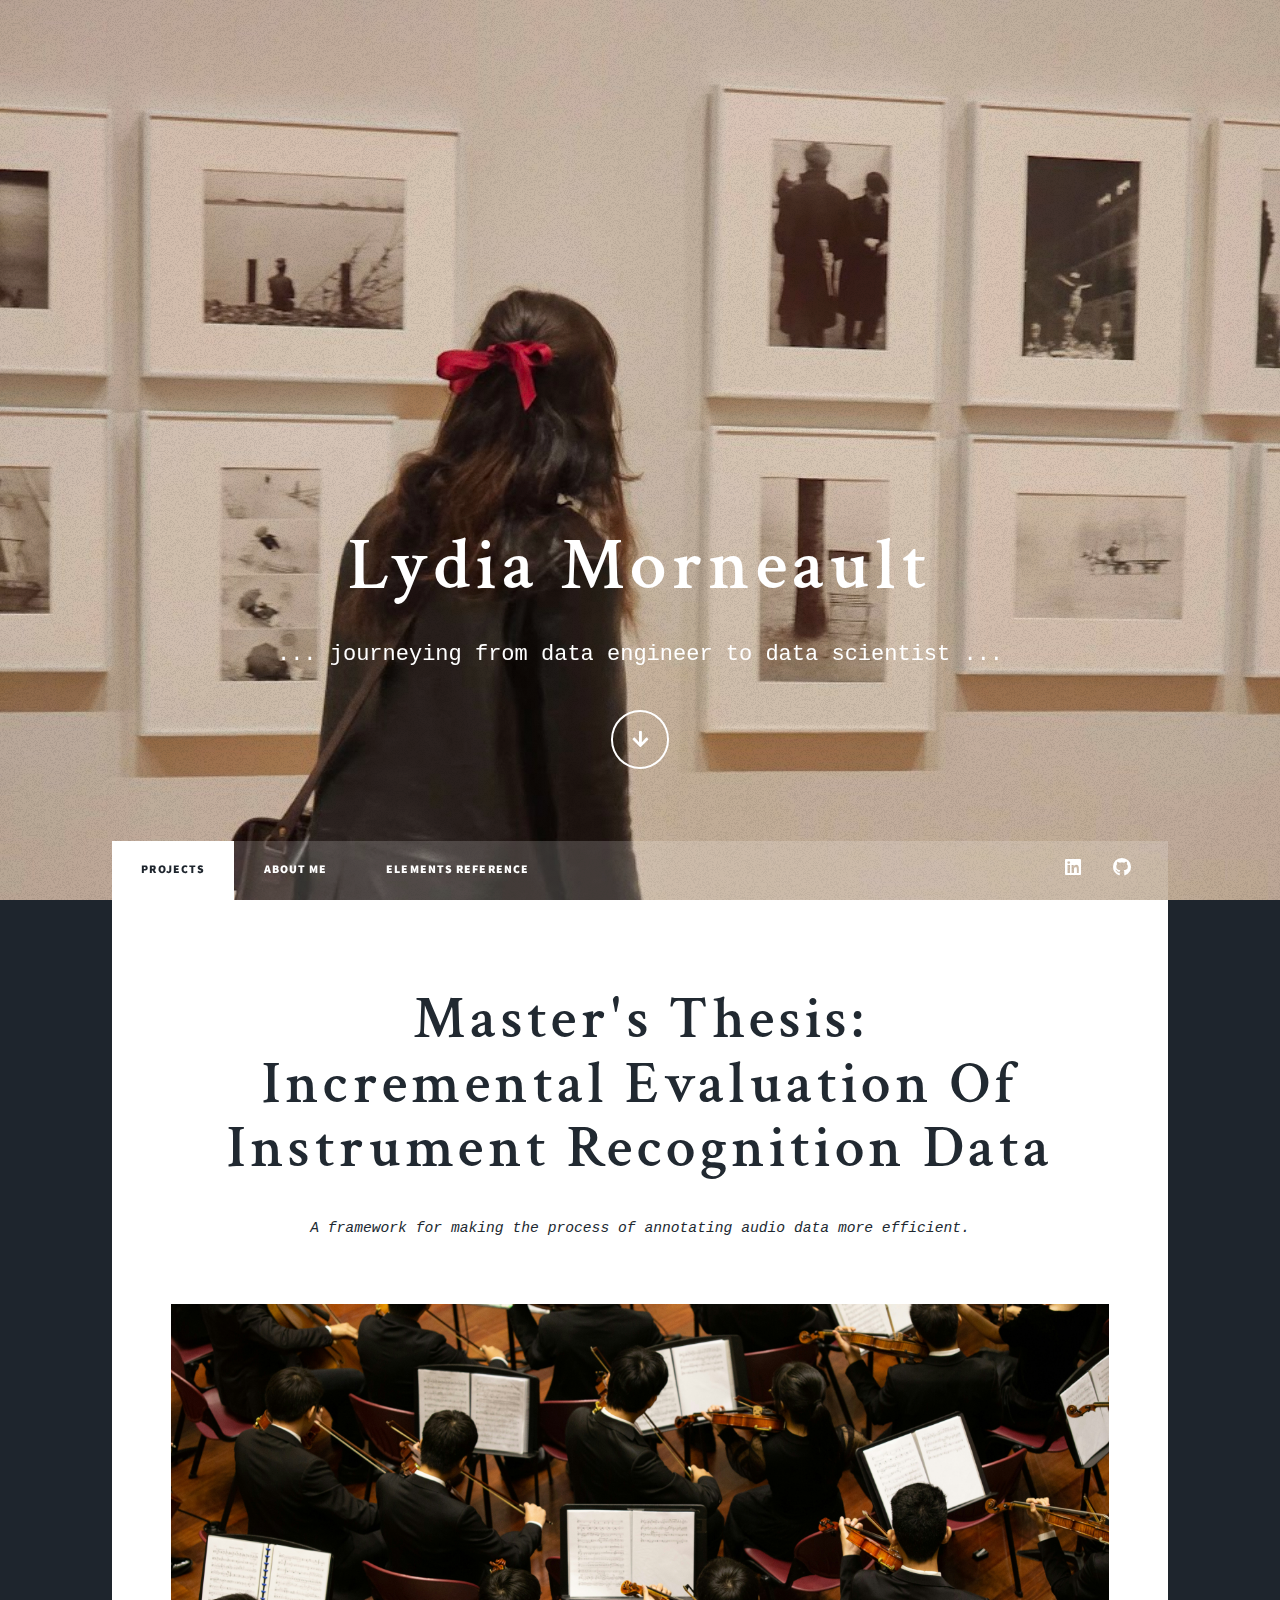
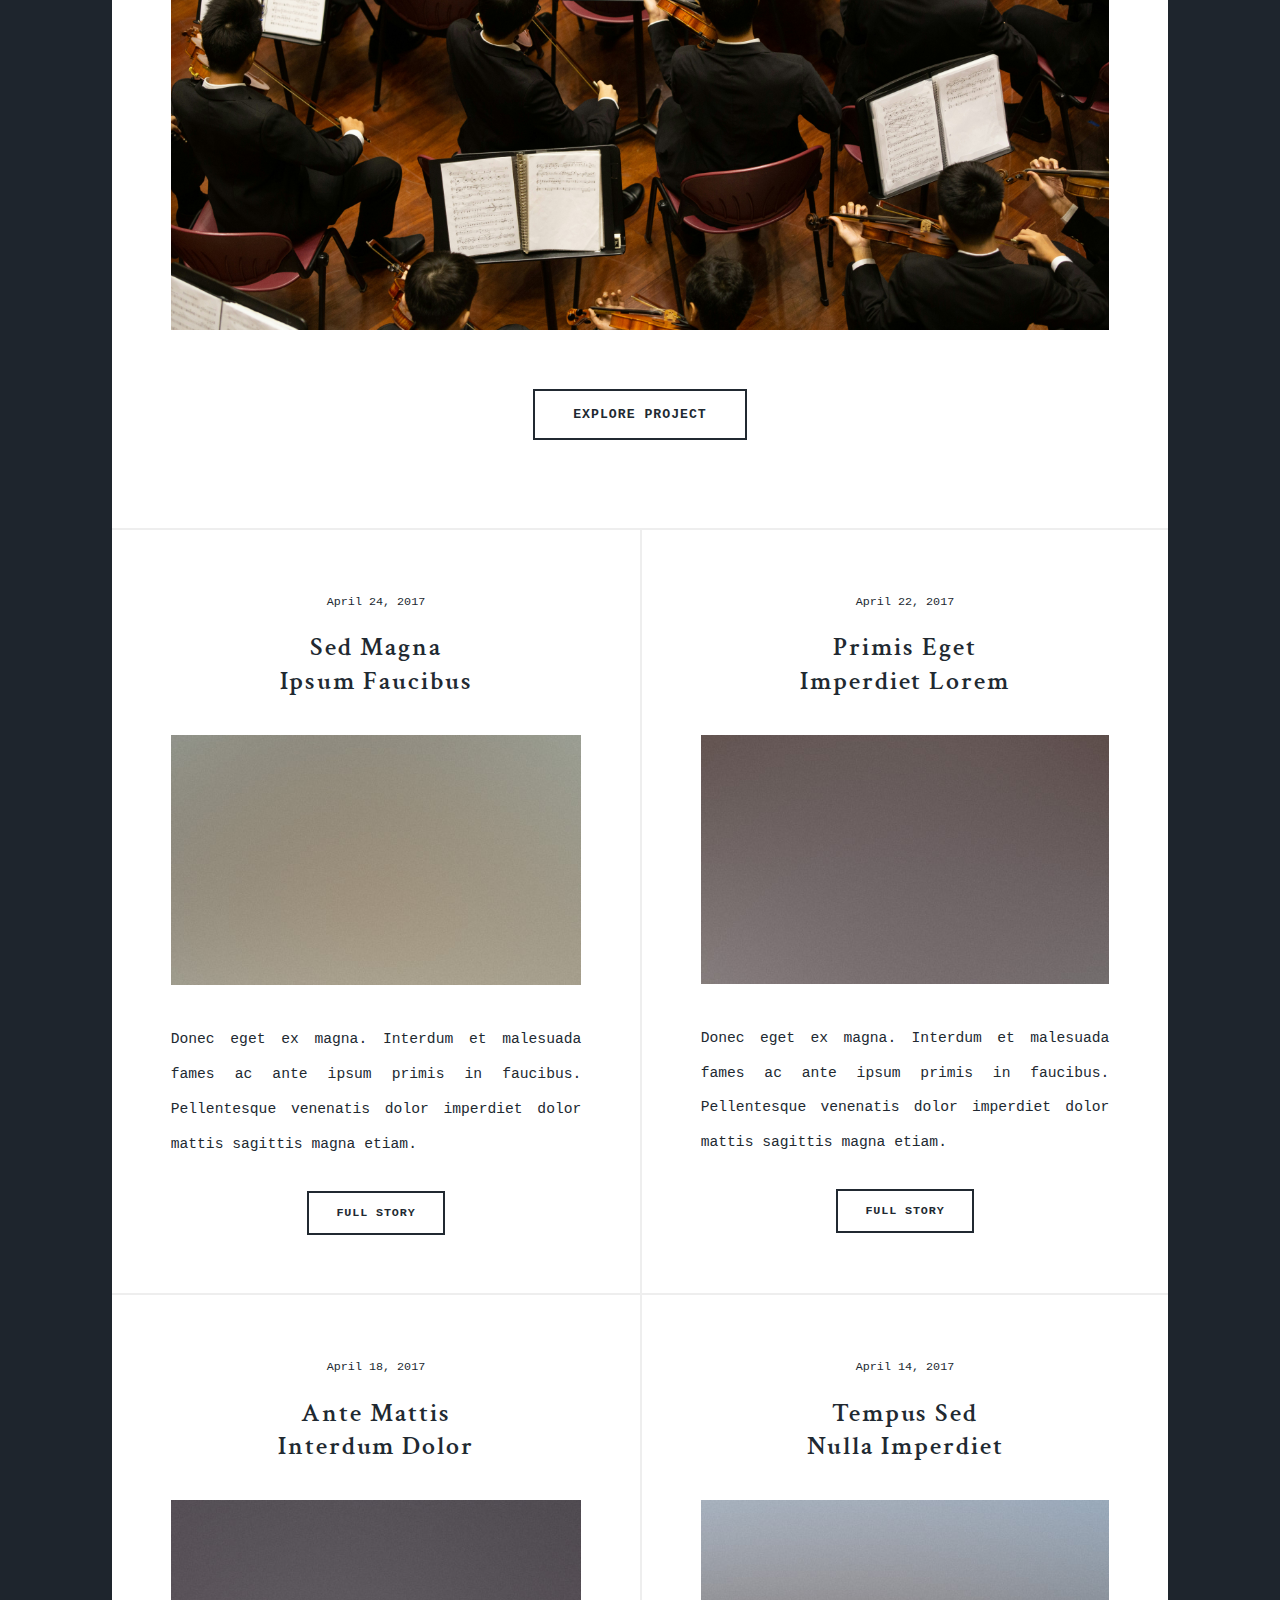
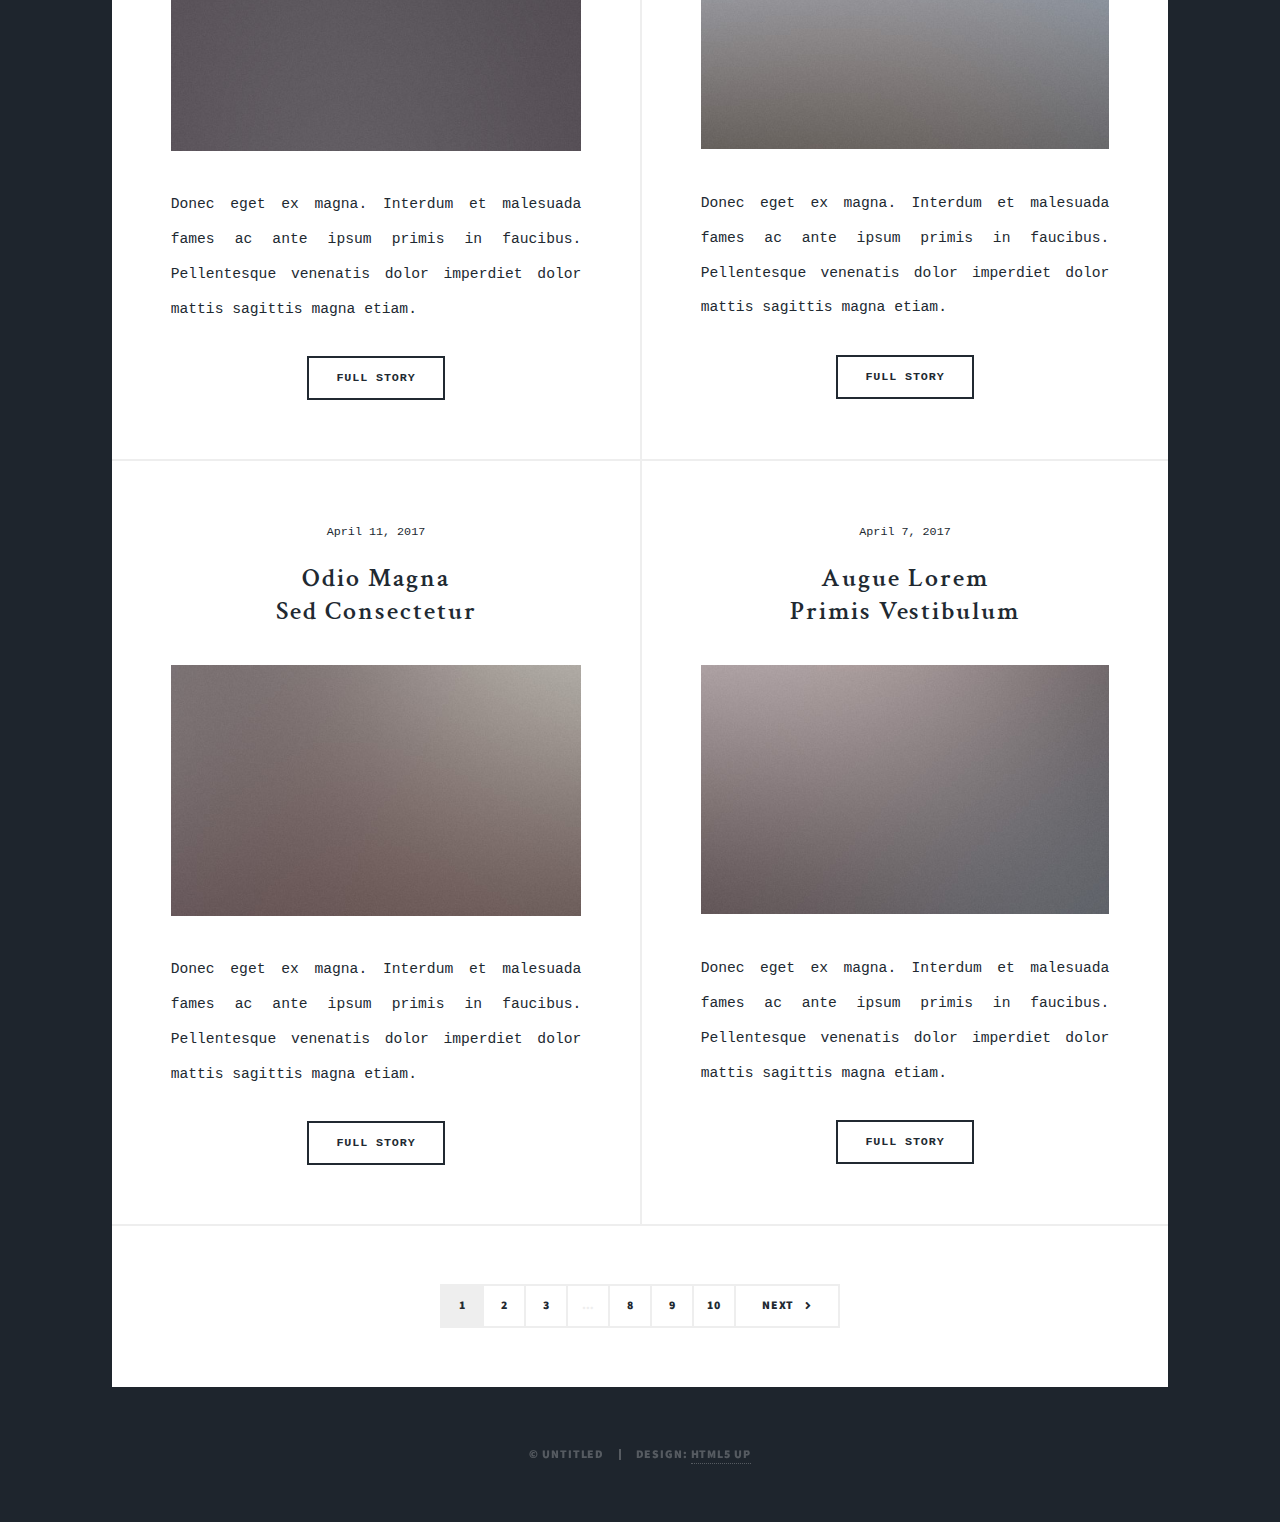
<file: index.html>
<!DOCTYPE HTML>
<!--
	Massively by HTML5 UP
	html5up.net | @ajlkn
	Free for personal and commercial use under the CCA 3.0 license (html5up.net/license)
-->
<html>
	<head>
		<title>Lydia Morneault</title>
		<meta charset="utf-8" />
		<meta name="viewport" content="width=device-width, initial-scale=1, user-scalable=no" />
		<link rel="stylesheet" href="assets/css/main.css" />
		<link rel="icon" href="data:image/svg+xml,<svg xmlns=%22http://www.w3.org/2000/svg%22 viewBox=%220 0 100 100%22><text y=%22.9em%22 font-size=%2290%22>🔮</text></svg>">
		<noscript><link rel="stylesheet" href="assets/css/noscript.css" /></noscript>
	</head>
	<body class="is-preload">

		<!-- Wrapper -->
			<div id="wrapper" class="fade-in">

				<!-- Intro -->
					<div id="intro">
						<h1>Lydia Morneault</h1>
						<p>... journeying from data engineer to data scientist ...</p>
						<ul class="actions">
							<li><a href="#header" class="button icon solid solo fa-arrow-down scrolly">Continue</a></li>
						</ul>
					</div>

				<!-- Header -->
					<header id="header">
						<a href="index.html" class="logo">Lydia Morneault</a>
					</header>

				<!-- Nav -->
					<nav id="nav">
						<ul class="links">
							<li class="active"><a href="index.html">Projects</a></li>
							<li><a href="generic.html">About Me</a></li>
							<li><a href="elements.html">Elements Reference</a></li>
						</ul>
						<ul class="icons">
							<li><a href="https://www.linkedin.com/in/lydia-morneault-3b4a74117/" class="icon brands fa-linkedin"><span class="label">Instagram</span></a></li>
							<li><a href="https://github.com/LydiaMorneault" class="icon brands fa-github"><span class="label">GitHub</span></a></li>
						</ul>
					</nav>

				<!-- Main -->
					<div id="main">

						<!-- Featured Post -->
							<article class="post featured">
								<header class="major">
									<h2><a href="#">Master's Thesis:<br />
									Incremental Evaluation of Instrument Recognition Data</a></h2>
									<p>A framework for making the process of annotating audio data more efficient.</p>
								</header>
								<a href="#" class="image main"><img src="images/orch.jpg" alt="" /></a>
								<ul class="actions special">
									<li><a href="thesis.html" class="button large">Explore Project</a></li>
								</ul>
							</article>

						<!-- Posts -->
							<section class="posts">
								<article>
									<header>
										<span class="date">April 24, 2017</span>
										<h2><a href="#">Sed magna<br />
										ipsum faucibus</a></h2>
									</header>
									<a href="#" class="image fit"><img src="images/pic02.jpg" alt="" /></a>
									<p>Donec eget ex magna. Interdum et malesuada fames ac ante ipsum primis in faucibus. Pellentesque venenatis dolor imperdiet dolor mattis sagittis magna etiam.</p>
									<ul class="actions special">
										<li><a href="#" class="button">Full Story</a></li>
									</ul>
								</article>
								<article>
									<header>
										<span class="date">April 22, 2017</span>
										<h2><a href="#">Primis eget<br />
										imperdiet lorem</a></h2>
									</header>
									<a href="#" class="image fit"><img src="images/pic03.jpg" alt="" /></a>
									<p>Donec eget ex magna. Interdum et malesuada fames ac ante ipsum primis in faucibus. Pellentesque venenatis dolor imperdiet dolor mattis sagittis magna etiam.</p>
									<ul class="actions special">
										<li><a href="#" class="button">Full Story</a></li>
									</ul>
								</article>
								<article>
									<header>
										<span class="date">April 18, 2017</span>
										<h2><a href="#">Ante mattis<br />
										interdum dolor</a></h2>
									</header>
									<a href="#" class="image fit"><img src="images/pic04.jpg" alt="" /></a>
									<p>Donec eget ex magna. Interdum et malesuada fames ac ante ipsum primis in faucibus. Pellentesque venenatis dolor imperdiet dolor mattis sagittis magna etiam.</p>
									<ul class="actions special">
										<li><a href="#" class="button">Full Story</a></li>
									</ul>
								</article>
								<article>
									<header>
										<span class="date">April 14, 2017</span>
										<h2><a href="#">Tempus sed<br />
										nulla imperdiet</a></h2>
									</header>
									<a href="#" class="image fit"><img src="images/pic05.jpg" alt="" /></a>
									<p>Donec eget ex magna. Interdum et malesuada fames ac ante ipsum primis in faucibus. Pellentesque venenatis dolor imperdiet dolor mattis sagittis magna etiam.</p>
									<ul class="actions special">
										<li><a href="#" class="button">Full Story</a></li>
									</ul>
								</article>
								<article>
									<header>
										<span class="date">April 11, 2017</span>
										<h2><a href="#">Odio magna<br />
										sed consectetur</a></h2>
									</header>
									<a href="#" class="image fit"><img src="images/pic06.jpg" alt="" /></a>
									<p>Donec eget ex magna. Interdum et malesuada fames ac ante ipsum primis in faucibus. Pellentesque venenatis dolor imperdiet dolor mattis sagittis magna etiam.</p>
									<ul class="actions special">
										<li><a href="#" class="button">Full Story</a></li>
									</ul>
								</article>
								<article>
									<header>
										<span class="date">April 7, 2017</span>
										<h2><a href="#">Augue lorem<br />
										primis vestibulum</a></h2>
									</header>
									<a href="#" class="image fit"><img src="images/pic07.jpg" alt="" /></a>
									<p>Donec eget ex magna. Interdum et malesuada fames ac ante ipsum primis in faucibus. Pellentesque venenatis dolor imperdiet dolor mattis sagittis magna etiam.</p>
									<ul class="actions special">
										<li><a href="#" class="button">Full Story</a></li>
									</ul>
								</article>
							</section>

						<!-- Footer -->
							<footer>
								<div class="pagination">
									<!--<a href="#" class="previous">Prev</a>-->
									<a href="#" class="page active">1</a>
									<a href="#" class="page">2</a>
									<a href="#" class="page">3</a>
									<span class="extra">&hellip;</span>
									<a href="#" class="page">8</a>
									<a href="#" class="page">9</a>
									<a href="#" class="page">10</a>
									<a href="#" class="next">Next</a>
								</div>
							</footer>

					</div>

	
				<!-- Copyright -->
					<div id="copyright">
						<ul><li>&copy; Untitled</li><li>Design: <a href="https://html5up.net">HTML5 UP</a></li></ul>
					</div>

			</div>

		<!-- Scripts -->
			<script src="assets/js/jquery.min.js"></script>
			<script src="assets/js/jquery.scrollex.min.js"></script>
			<script src="assets/js/jquery.scrolly.min.js"></script>
			<script src="assets/js/browser.min.js"></script>
			<script src="assets/js/breakpoints.min.js"></script>
			<script src="assets/js/util.js"></script>
			<script src="assets/js/main.js"></script>

	</body>
</html>
</file>
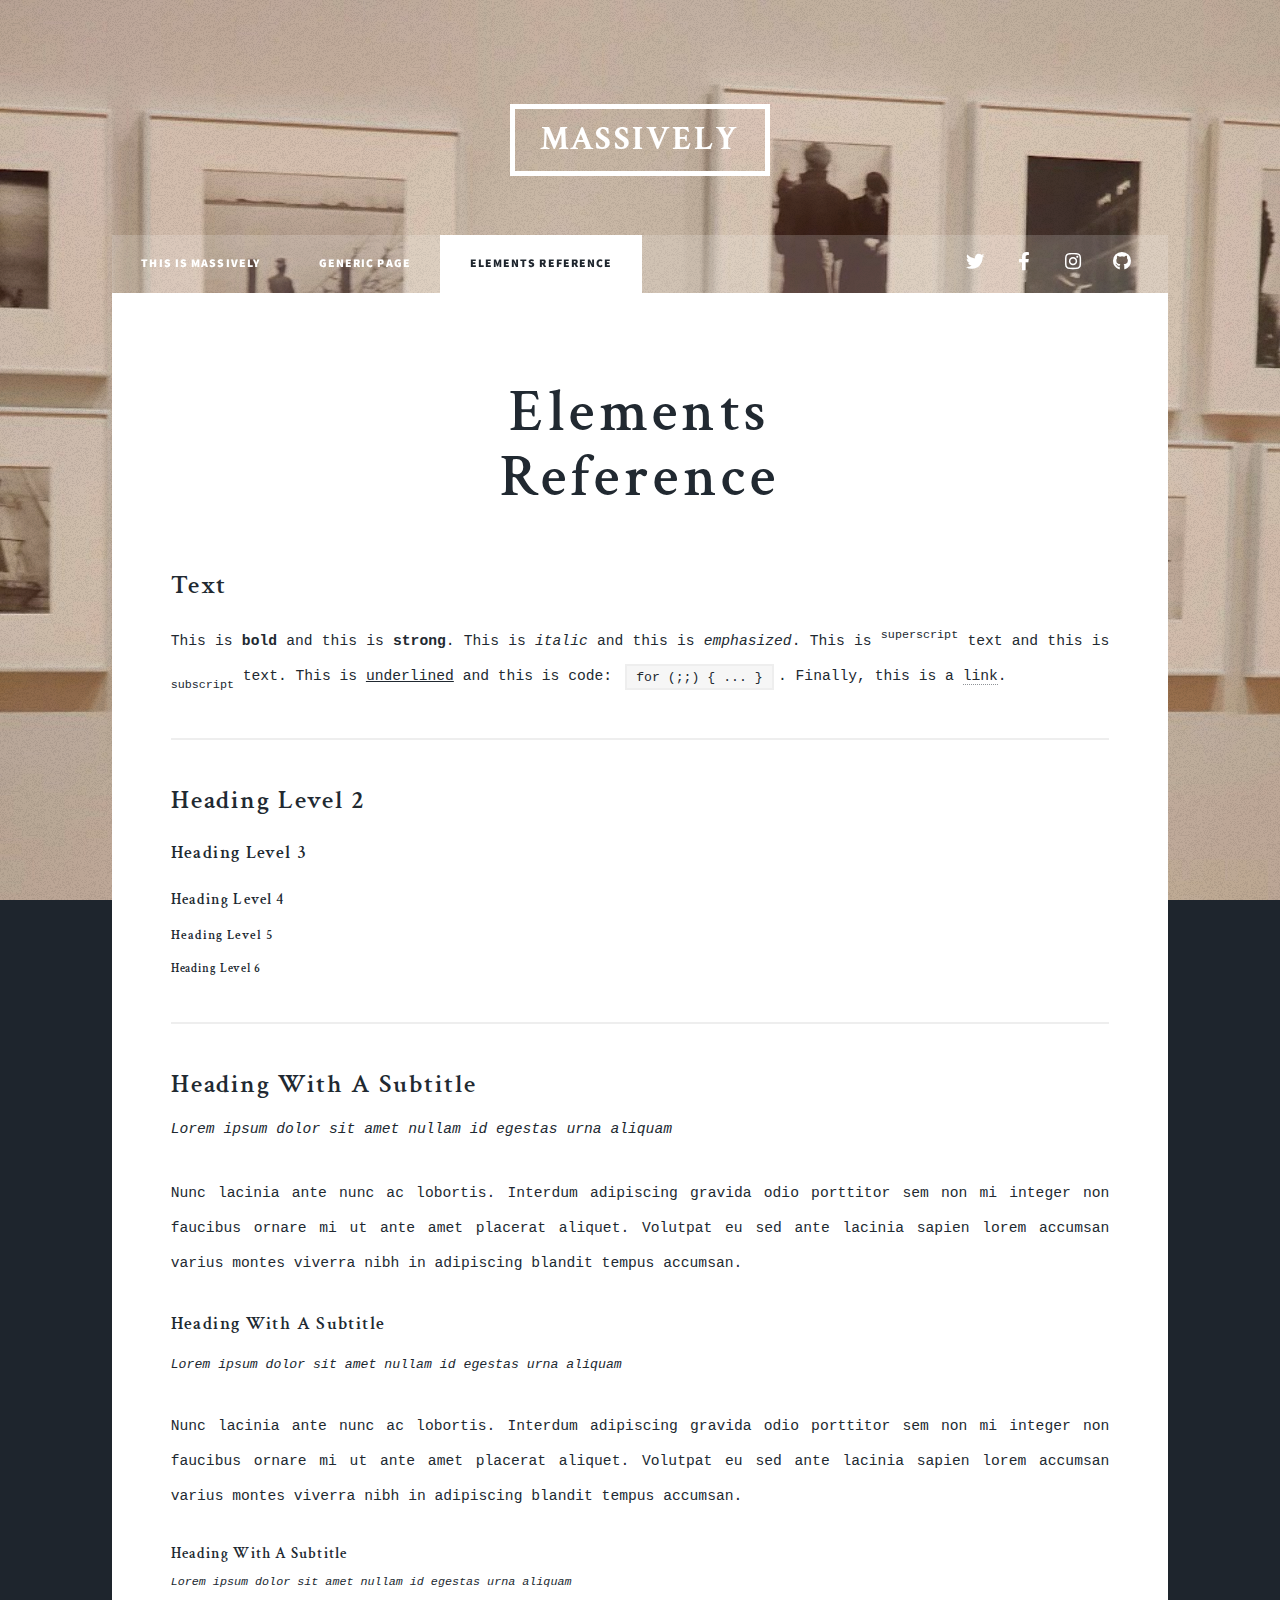
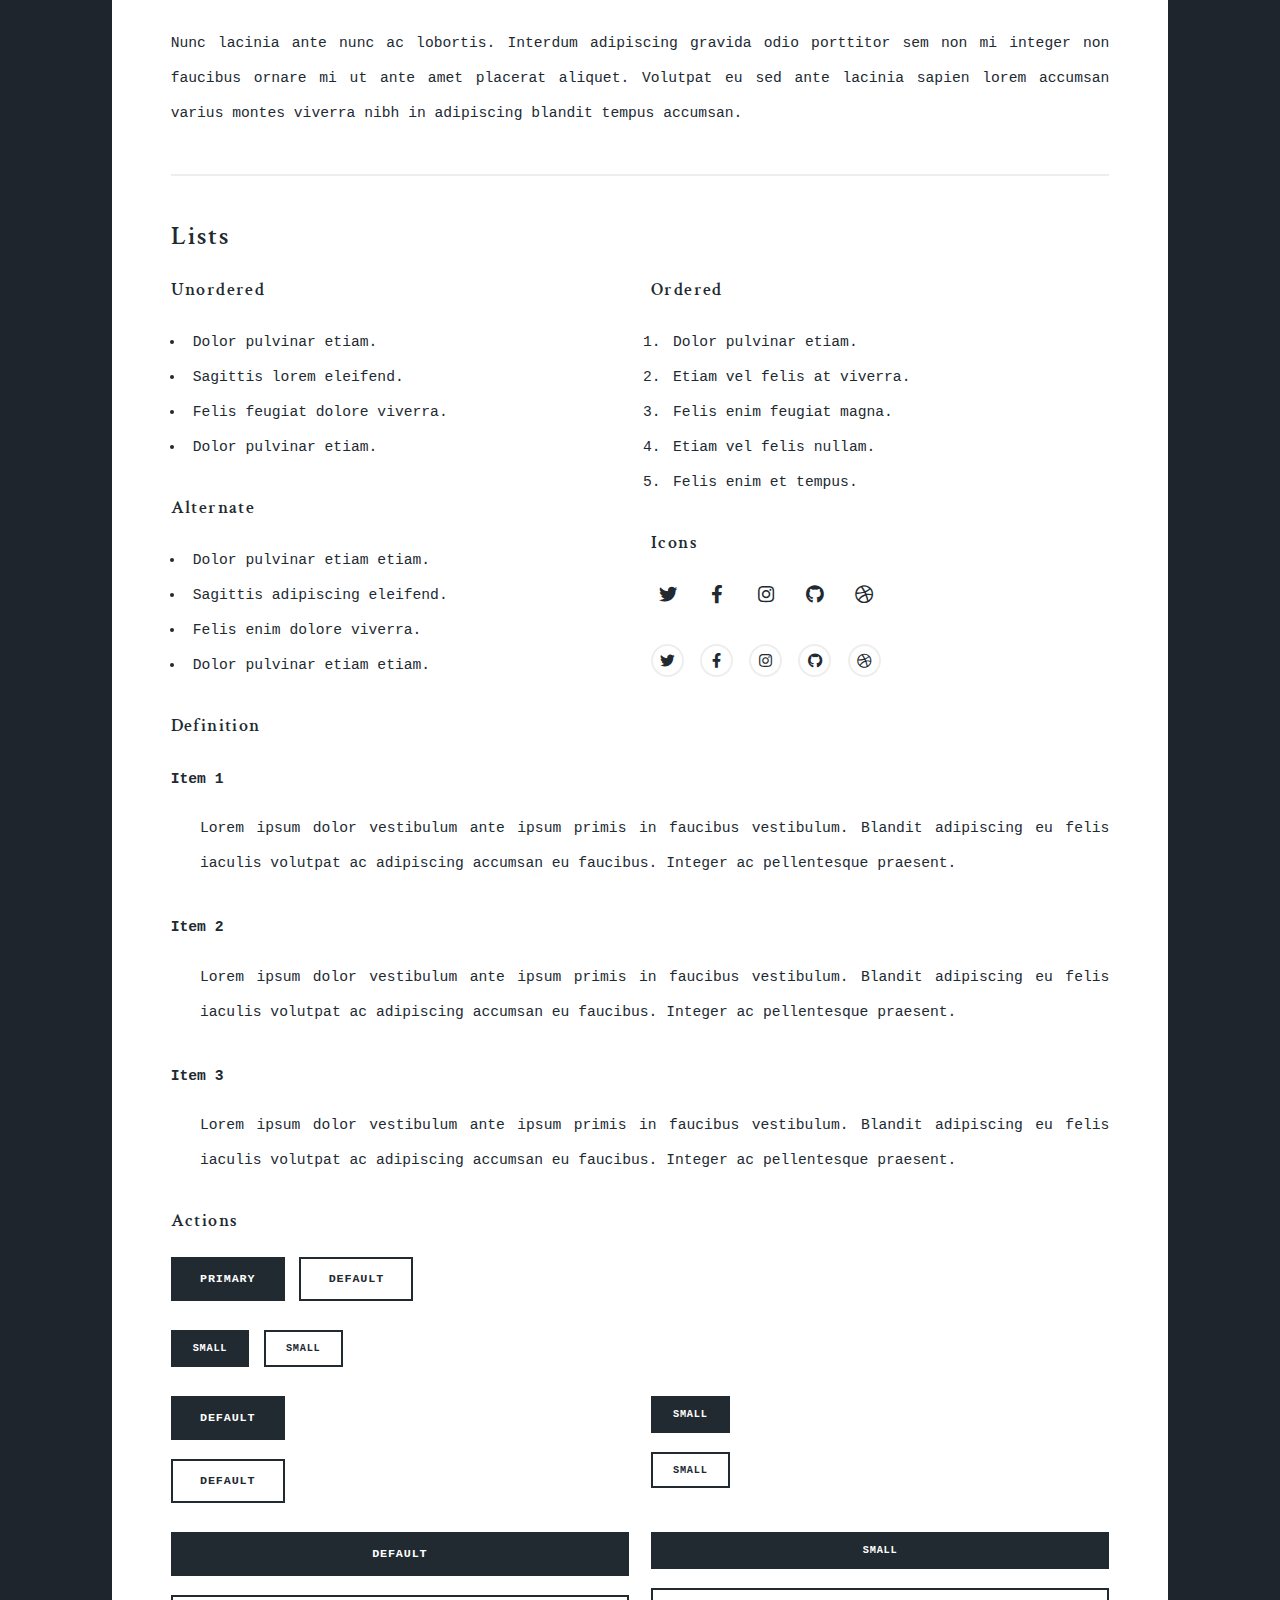
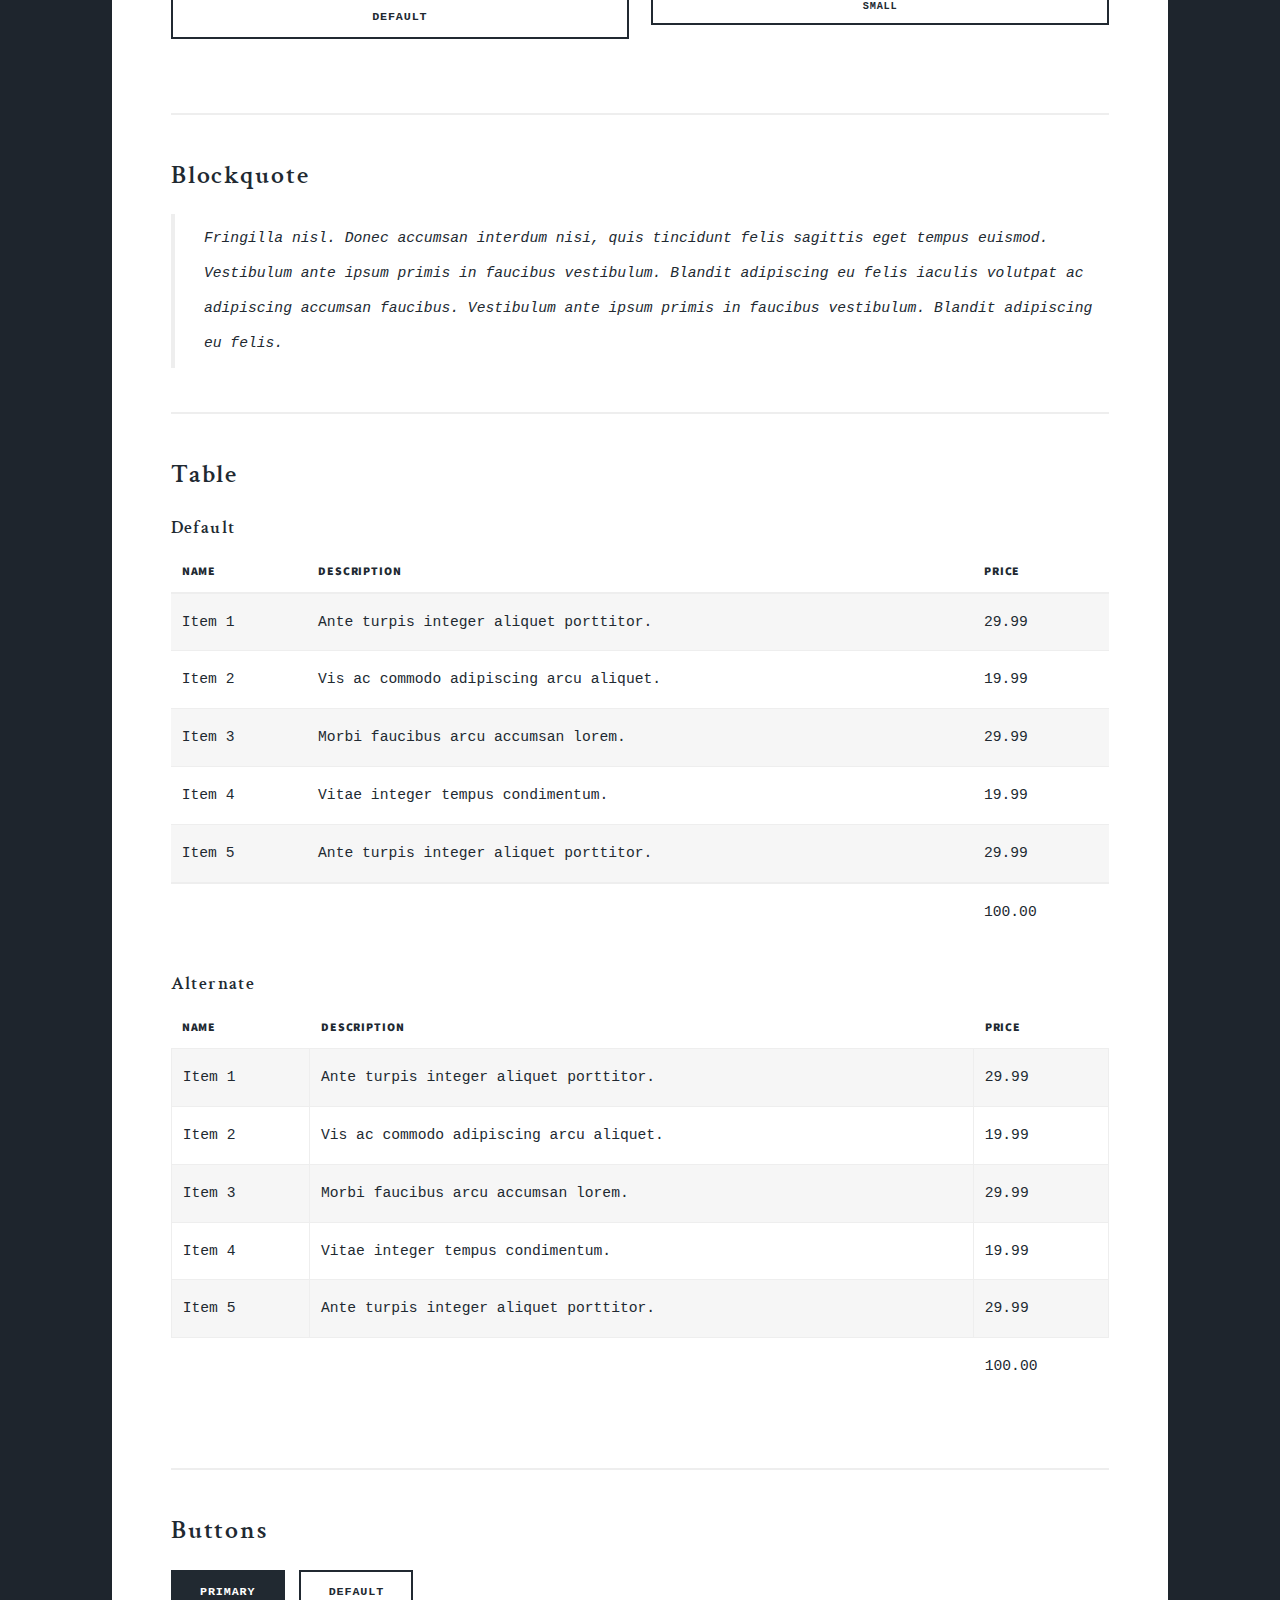
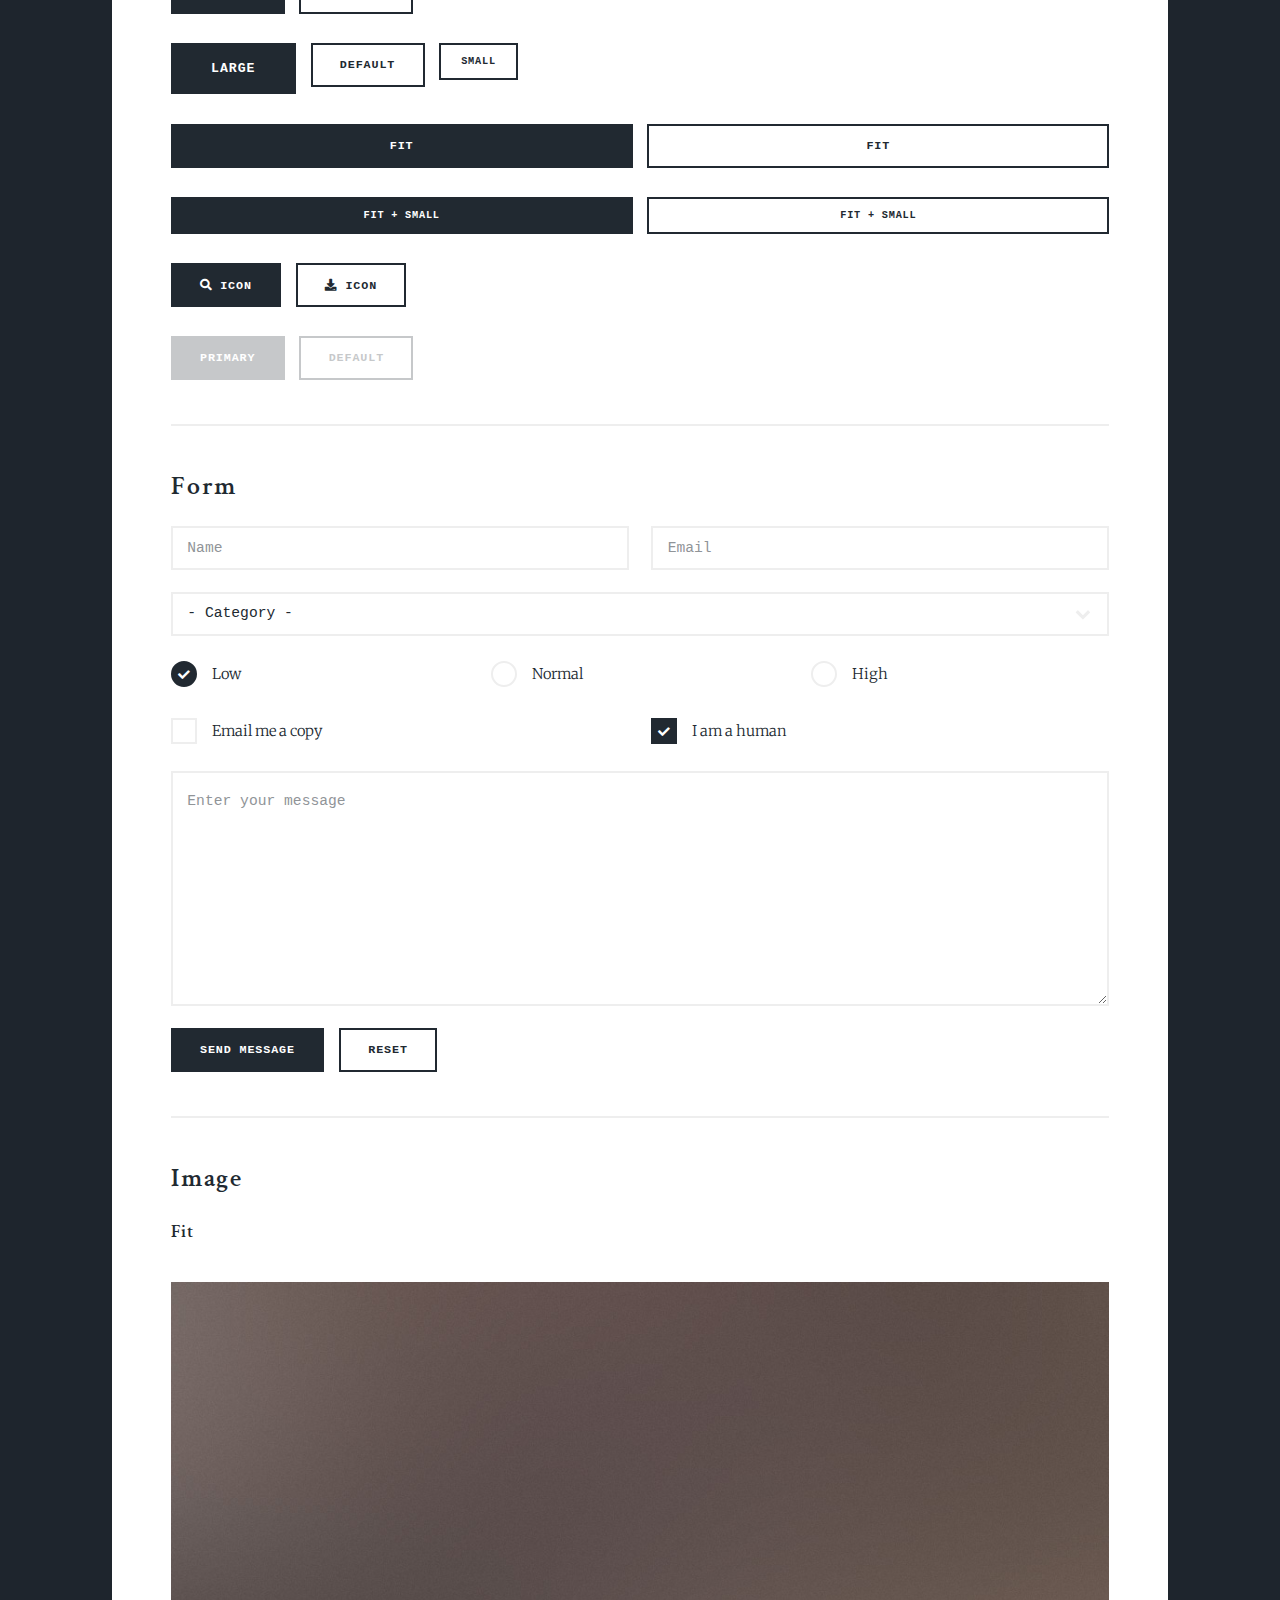
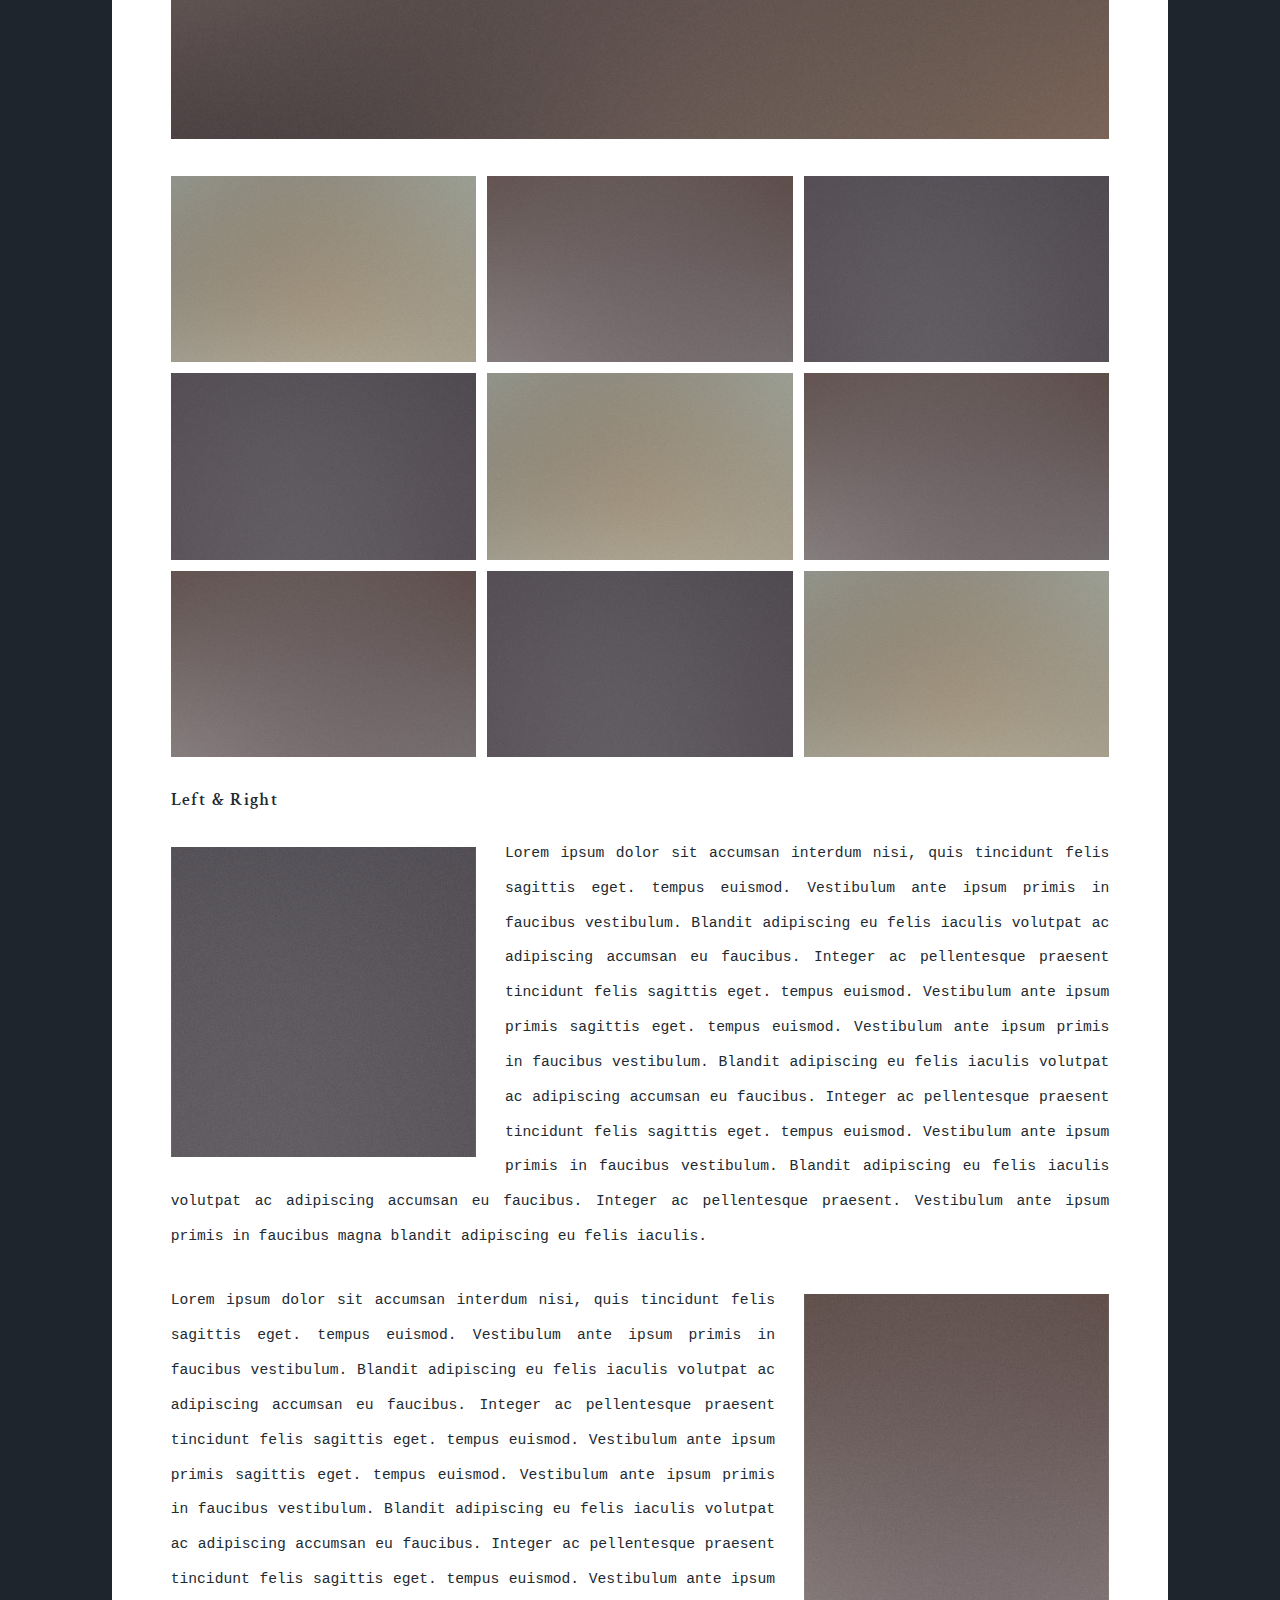
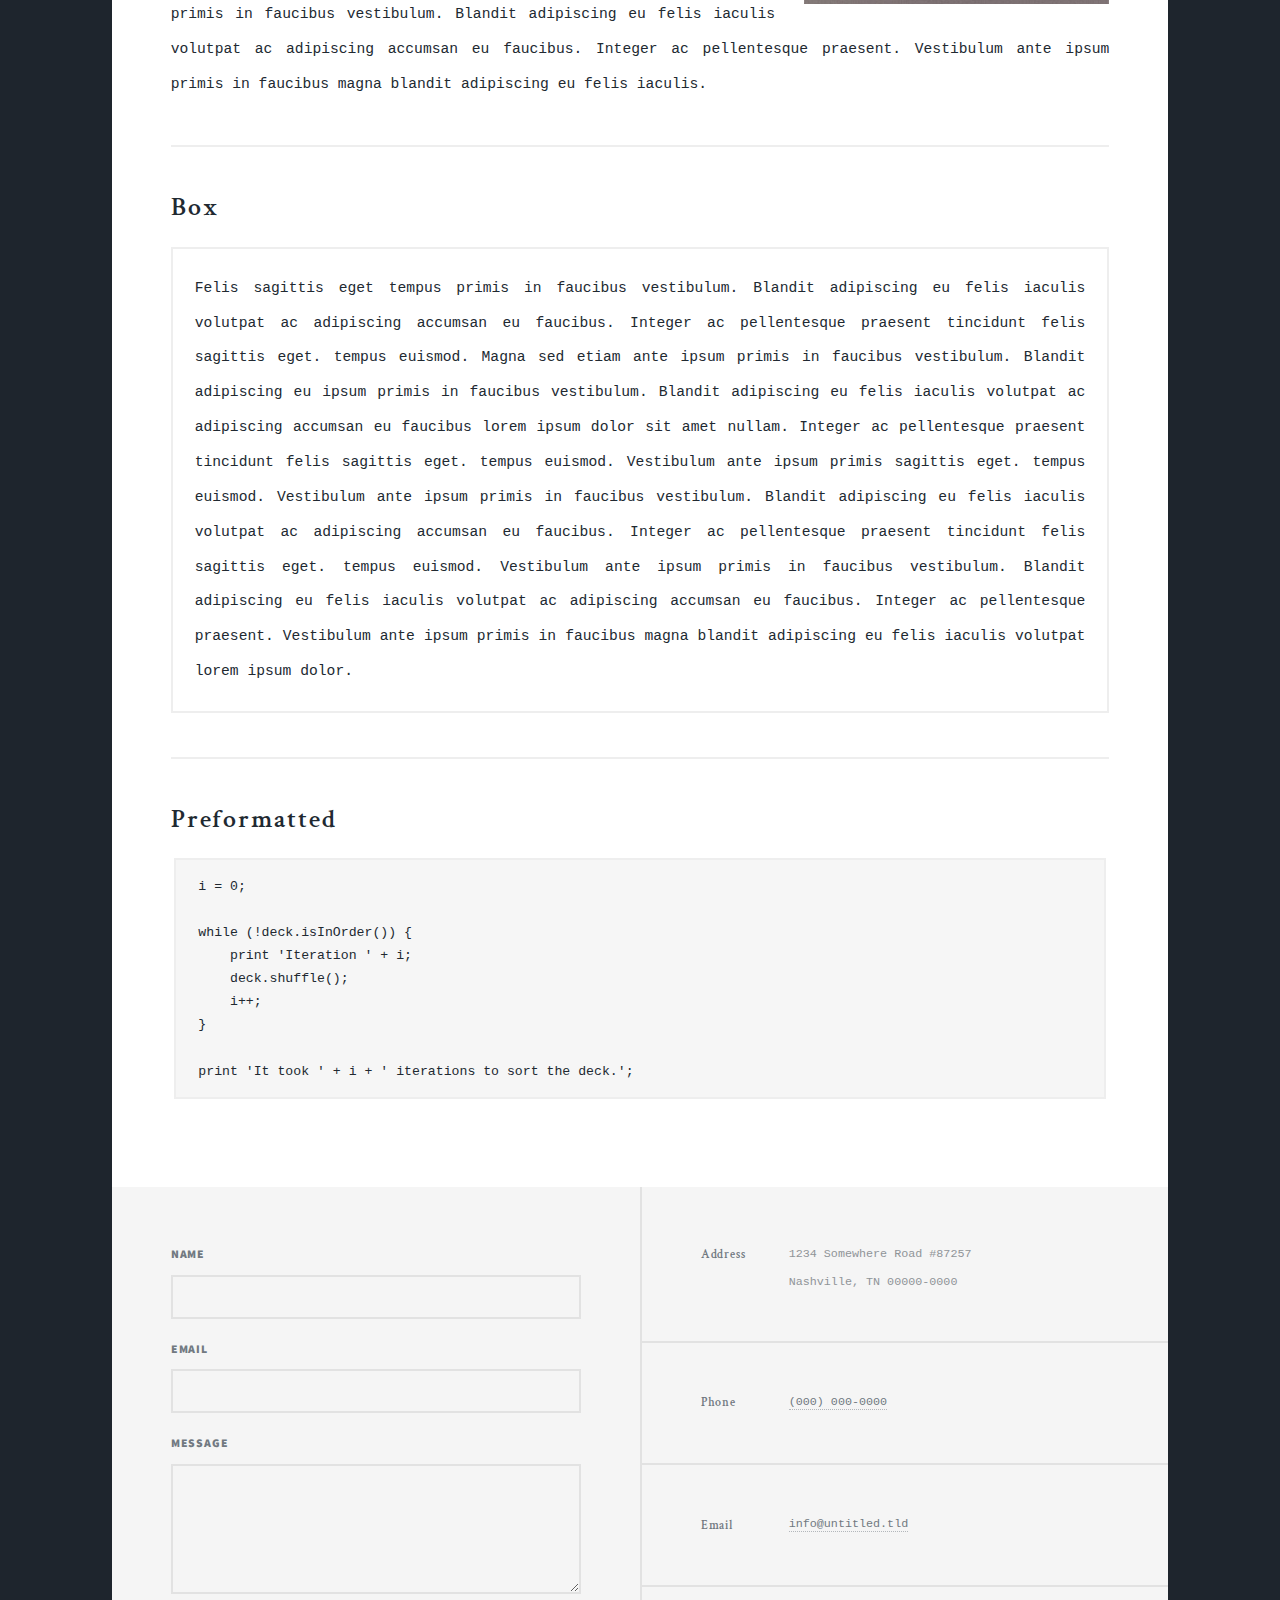
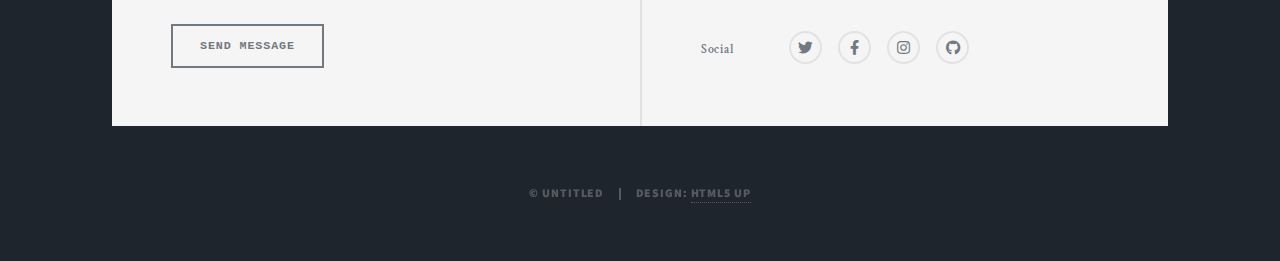
<file: elements.html>
<!DOCTYPE HTML>
<!--
	Massively by HTML5 UP
	html5up.net | @ajlkn
	Free for personal and commercial use under the CCA 3.0 license (html5up.net/license)
-->
<html>
	<head>
		<title>Elements Reference - Massively by HTML5 UP</title>
		<meta charset="utf-8" />
		<meta name="viewport" content="width=device-width, initial-scale=1, user-scalable=no" />
		<link rel="stylesheet" href="assets/css/main.css" />
		<noscript><link rel="stylesheet" href="assets/css/noscript.css" /></noscript>
	</head>
	<body class="is-preload">

		<!-- Wrapper -->
			<div id="wrapper">

				<!-- Header -->
					<header id="header">
						<a href="index.html" class="logo">Massively</a>
					</header>

				<!-- Nav -->
					<nav id="nav">
						<ul class="links">
							<li><a href="index.html">This is Massively</a></li>
							<li><a href="generic.html">Generic Page</a></li>
							<li class="active"><a href="elements.html">Elements Reference</a></li>
						</ul>
						<ul class="icons">
							<li><a href="#" class="icon brands fa-twitter"><span class="label">Twitter</span></a></li>
							<li><a href="#" class="icon brands fa-facebook-f"><span class="label">Facebook</span></a></li>
							<li><a href="#" class="icon brands fa-instagram"><span class="label">Instagram</span></a></li>
							<li><a href="#" class="icon brands fa-github"><span class="label">GitHub</span></a></li>
						</ul>
					</nav>

				<!-- Main -->
					<div id="main">

						<!-- Post -->
							<section class="post">
								<header class="major">
									<h1>Elements<br />
									Reference</h1>
								</header>

								<!-- Text stuff -->
									<h2>Text</h2>
									<p>This is <b>bold</b> and this is <strong>strong</strong>. This is <i>italic</i> and this is <em>emphasized</em>.
									This is <sup>superscript</sup> text and this is <sub>subscript</sub> text.
									This is <u>underlined</u> and this is code: <code>for (;;) { ... }</code>.
									Finally, this is a <a href="#">link</a>.</p>
									<hr />
									<h2>Heading Level 2</h2>
									<h3>Heading Level 3</h3>
									<h4>Heading Level 4</h4>
									<h5>Heading Level 5</h5>
									<h6>Heading Level 6</h6>
									<hr />
									<header>
										<h2>Heading with a Subtitle</h2>
										<p>Lorem ipsum dolor sit amet nullam id egestas urna aliquam</p>
									</header>
									<p>Nunc lacinia ante nunc ac lobortis. Interdum adipiscing gravida odio porttitor sem non mi integer non faucibus ornare mi ut ante amet placerat aliquet. Volutpat eu sed ante lacinia sapien lorem accumsan varius montes viverra nibh in adipiscing blandit tempus accumsan.</p>
									<header>
										<h3>Heading with a Subtitle</h3>
										<p>Lorem ipsum dolor sit amet nullam id egestas urna aliquam</p>
									</header>
									<p>Nunc lacinia ante nunc ac lobortis. Interdum adipiscing gravida odio porttitor sem non mi integer non faucibus ornare mi ut ante amet placerat aliquet. Volutpat eu sed ante lacinia sapien lorem accumsan varius montes viverra nibh in adipiscing blandit tempus accumsan.</p>
									<header>
										<h4>Heading with a Subtitle</h4>
										<p>Lorem ipsum dolor sit amet nullam id egestas urna aliquam</p>
									</header>
									<p>Nunc lacinia ante nunc ac lobortis. Interdum adipiscing gravida odio porttitor sem non mi integer non faucibus ornare mi ut ante amet placerat aliquet. Volutpat eu sed ante lacinia sapien lorem accumsan varius montes viverra nibh in adipiscing blandit tempus accumsan.</p>

									<hr />

								<!-- Lists -->
									<h2>Lists</h2>
									<div class="row">
										<div class="col-6 col-12-small">

											<h3>Unordered</h3>
											<ul>
												<li>Dolor pulvinar etiam.</li>
												<li>Sagittis lorem eleifend.</li>
												<li>Felis feugiat dolore viverra.</li>
												<li>Dolor pulvinar etiam.</li>
											</ul>

											<h3>Alternate</h3>
											<ul class="alt">
												<li>Dolor pulvinar etiam etiam.</li>
												<li>Sagittis adipiscing eleifend.</li>
												<li>Felis enim dolore viverra.</li>
												<li>Dolor pulvinar etiam etiam.</li>
											</ul>

										</div>
										<div class="col-6 col-12-small">

											<h3>Ordered</h3>
											<ol>
												<li>Dolor pulvinar etiam.</li>
												<li>Etiam vel felis at viverra.</li>
												<li>Felis enim feugiat magna.</li>
												<li>Etiam vel felis nullam.</li>
												<li>Felis enim et tempus.</li>
											</ol>

											<h3>Icons</h3>
											<ul class="icons">
												<li><a href="#" class="icon brands fa-twitter"><span class="label">Twitter</span></a></li>
												<li><a href="#" class="icon brands fa-facebook-f"><span class="label">Facebook</span></a></li>
												<li><a href="#" class="icon brands fa-instagram"><span class="label">Instagram</span></a></li>
												<li><a href="#" class="icon brands fa-github"><span class="label">Github</span></a></li>
												<li><a href="#" class="icon brands fa-dribbble"><span class="label">Dribbble</span></a></li>
											</ul>
											<ul class="icons alt">
												<li><a href="#" class="icon brands alt fa-twitter"><span class="label">Twitter</span></a></li>
												<li><a href="#" class="icon brands alt fa-facebook-f"><span class="label">Facebook</span></a></li>
												<li><a href="#" class="icon brands alt fa-instagram"><span class="label">Instagram</span></a></li>
												<li><a href="#" class="icon brands alt fa-github"><span class="label">Github</span></a></li>
												<li><a href="#" class="icon brands alt fa-dribbble"><span class="label">Dribbble</span></a></li>
											</ul>

										</div>
									</div>
									<h3>Definition</h3>
									<dl>
										<dt>Item 1</dt>
										<dd>
											<p>Lorem ipsum dolor vestibulum ante ipsum primis in faucibus vestibulum. Blandit adipiscing eu felis iaculis volutpat ac adipiscing accumsan eu faucibus. Integer ac pellentesque praesent.</p>
										</dd>
										<dt>Item 2</dt>
										<dd>
											<p>Lorem ipsum dolor vestibulum ante ipsum primis in faucibus vestibulum. Blandit adipiscing eu felis iaculis volutpat ac adipiscing accumsan eu faucibus. Integer ac pellentesque praesent.</p>
										</dd>
										<dt>Item 3</dt>
										<dd>
											<p>Lorem ipsum dolor vestibulum ante ipsum primis in faucibus vestibulum. Blandit adipiscing eu felis iaculis volutpat ac adipiscing accumsan eu faucibus. Integer ac pellentesque praesent.</p>
										</dd>
									</dl>

									<h3>Actions</h3>
									<ul class="actions">
										<li><a href="#" class="button primary">Primary</a></li>
										<li><a href="#" class="button">Default</a></li>
									</ul>
									<ul class="actions small">
										<li><a href="#" class="button primary small">Small</a></li>
										<li><a href="#" class="button small">Small</a></li>
									</ul>
									<div class="row">
										<div class="col-6 col-12-small">
											<ul class="actions stacked">
												<li><a href="#" class="button primary">Default</a></li>
												<li><a href="#" class="button">Default</a></li>
											</ul>
										</div>
										<div class="col-6 col-12-small">
											<ul class="actions stacked">
												<li><a href="#" class="button primary small">Small</a></li>
												<li><a href="#" class="button small">Small</a></li>
											</ul>
										</div>
									</div>
									<div class="row">
										<div class="col-6 col-12-small">
											<ul class="actions stacked">
												<li><a href="#" class="button primary fit">Default</a></li>
												<li><a href="#" class="button fit">Default</a></li>
											</ul>
										</div>
										<div class="col-6 col-12-small">
											<ul class="actions stacked">
												<li><a href="#" class="button primary small fit">Small</a></li>
												<li><a href="#" class="button small fit">Small</a></li>
											</ul>
										</div>
									</div>

									<hr />

								<!-- Blockquote -->
									<h2>Blockquote</h2>
									<blockquote>Fringilla nisl. Donec accumsan interdum nisi, quis tincidunt felis sagittis eget tempus euismod. Vestibulum ante ipsum primis in faucibus vestibulum. Blandit adipiscing eu felis iaculis volutpat ac adipiscing accumsan faucibus. Vestibulum ante ipsum primis in faucibus vestibulum. Blandit adipiscing eu felis.</blockquote>

									<hr />

								<!-- Table -->
									<h2>Table</h2>

									<h3>Default</h3>
									<div class="table-wrapper">
										<table>
											<thead>
												<tr>
													<th>Name</th>
													<th>Description</th>
													<th>Price</th>
												</tr>
											</thead>
											<tbody>
												<tr>
													<td>Item 1</td>
													<td>Ante turpis integer aliquet porttitor.</td>
													<td>29.99</td>
												</tr>
												<tr>
													<td>Item 2</td>
													<td>Vis ac commodo adipiscing arcu aliquet.</td>
													<td>19.99</td>
												</tr>
												<tr>
													<td>Item 3</td>
													<td> Morbi faucibus arcu accumsan lorem.</td>
													<td>29.99</td>
												</tr>
												<tr>
													<td>Item 4</td>
													<td>Vitae integer tempus condimentum.</td>
													<td>19.99</td>
												</tr>
												<tr>
													<td>Item 5</td>
													<td>Ante turpis integer aliquet porttitor.</td>
													<td>29.99</td>
												</tr>
											</tbody>
											<tfoot>
												<tr>
													<td colspan="2"></td>
													<td>100.00</td>
												</tr>
											</tfoot>
										</table>
									</div>

									<h3>Alternate</h3>
									<div class="table-wrapper">
										<table class="alt">
											<thead>
												<tr>
													<th>Name</th>
													<th>Description</th>
													<th>Price</th>
												</tr>
											</thead>
											<tbody>
												<tr>
													<td>Item 1</td>
													<td>Ante turpis integer aliquet porttitor.</td>
													<td>29.99</td>
												</tr>
												<tr>
													<td>Item 2</td>
													<td>Vis ac commodo adipiscing arcu aliquet.</td>
													<td>19.99</td>
												</tr>
												<tr>
													<td>Item 3</td>
													<td> Morbi faucibus arcu accumsan lorem.</td>
													<td>29.99</td>
												</tr>
												<tr>
													<td>Item 4</td>
													<td>Vitae integer tempus condimentum.</td>
													<td>19.99</td>
												</tr>
												<tr>
													<td>Item 5</td>
													<td>Ante turpis integer aliquet porttitor.</td>
													<td>29.99</td>
												</tr>
											</tbody>
											<tfoot>
												<tr>
													<td colspan="2"></td>
													<td>100.00</td>
												</tr>
											</tfoot>
										</table>
									</div>

									<hr />

								<!-- Buttons -->
									<h2>Buttons</h2>
									<ul class="actions">
										<li><a href="#" class="button primary">Primary</a></li>
										<li><a href="#" class="button">Default</a></li>
									</ul>
									<ul class="actions">
										<li><a href="#" class="button primary large">Large</a></li>
										<li><a href="#" class="button">Default</a></li>
										<li><a href="#" class="button small">Small</a></li>
									</ul>
									<ul class="actions fit">
										<li><a href="#" class="button primary fit">Fit</a></li>
										<li><a href="#" class="button fit">Fit</a></li>
									</ul>
									<ul class="actions fit small">
										<li><a href="#" class="button primary fit small">Fit + Small</a></li>
										<li><a href="#" class="button fit small">Fit + Small</a></li>
									</ul>
									<ul class="actions">
										<li><a href="#" class="button primary icon solid fa-search">Icon</a></li>
										<li><a href="#" class="button icon solid fa-download">Icon</a></li>
									</ul>
									<ul class="actions">
										<li><span class="button primary disabled">Primary</span></li>
										<li><span class="button disabled">Default</span></li>
									</ul>

									<hr />

								<!-- Form -->
									<h2>Form</h2>

									<form method="post" action="#">
										<div class="row gtr-uniform">
											<div class="col-6 col-12-xsmall">
												<input type="text" name="demo-name" id="demo-name" value="" placeholder="Name" />
											</div>
											<div class="col-6 col-12-xsmall">
												<input type="email" name="demo-email" id="demo-email" value="" placeholder="Email" />
											</div>
											<!-- Break -->
											<div class="col-12">
												<select name="demo-category" id="demo-category">
													<option value="">- Category -</option>
													<option value="1">Manufacturing</option>
													<option value="1">Shipping</option>
													<option value="1">Administration</option>
													<option value="1">Human Resources</option>
												</select>
											</div>
											<!-- Break -->
											<div class="col-4 col-12-small">
												<input type="radio" id="demo-priority-low" name="demo-priority" checked>
												<label for="demo-priority-low">Low</label>
											</div>
											<div class="col-4 col-12-small">
												<input type="radio" id="demo-priority-normal" name="demo-priority">
												<label for="demo-priority-normal">Normal</label>
											</div>
											<div class="col-4 col-12-small">
												<input type="radio" id="demo-priority-high" name="demo-priority">
												<label for="demo-priority-high">High</label>
											</div>
											<!-- Break -->
											<div class="col-6 col-12-small">
												<input type="checkbox" id="demo-copy" name="demo-copy">
												<label for="demo-copy">Email me a copy</label>
											</div>
											<div class="col-6 col-12-small">
												<input type="checkbox" id="demo-human" name="demo-human" checked>
												<label for="demo-human">I am a human</label>
											</div>
											<!-- Break -->
											<div class="col-12">
												<textarea name="demo-message" id="demo-message" placeholder="Enter your message" rows="6"></textarea>
											</div>
											<!-- Break -->
											<div class="col-12">
												<ul class="actions">
													<li><input type="submit" value="Send Message" class="primary" /></li>
													<li><input type="reset" value="Reset" /></li>
												</ul>
											</div>
										</div>
									</form>

									<hr />

								<!-- Image -->
									<h2>Image</h2>

									<h3>Fit</h3>
									<span class="image fit"><img src="images/pic01.jpg" alt="" /></span>
									<div class="box alt">
										<div class="row gtr-50 gtr-uniform">
											<div class="col-4"><span class="image fit"><img src="images/pic02.jpg" alt="" /></span></div>
											<div class="col-4"><span class="image fit"><img src="images/pic03.jpg" alt="" /></span></div>
											<div class="col-4"><span class="image fit"><img src="images/pic04.jpg" alt="" /></span></div>
											<!-- Break -->
											<div class="col-4"><span class="image fit"><img src="images/pic04.jpg" alt="" /></span></div>
											<div class="col-4"><span class="image fit"><img src="images/pic02.jpg" alt="" /></span></div>
											<div class="col-4"><span class="image fit"><img src="images/pic03.jpg" alt="" /></span></div>
											<!-- Break -->
											<div class="col-4"><span class="image fit"><img src="images/pic03.jpg" alt="" /></span></div>
											<div class="col-4"><span class="image fit"><img src="images/pic04.jpg" alt="" /></span></div>
											<div class="col-4"><span class="image fit"><img src="images/pic02.jpg" alt="" /></span></div>
										</div>
									</div>

									<h3>Left &amp; Right</h3>
									<p><span class="image left"><img src="images/pic08.jpg" alt="" /></span>Lorem ipsum dolor sit accumsan interdum nisi, quis tincidunt felis sagittis eget. tempus euismod. Vestibulum ante ipsum primis in faucibus vestibulum. Blandit adipiscing eu felis iaculis volutpat ac adipiscing accumsan eu faucibus. Integer ac pellentesque praesent tincidunt felis sagittis eget. tempus euismod. Vestibulum ante ipsum primis sagittis eget. tempus euismod. Vestibulum ante ipsum primis in faucibus vestibulum. Blandit adipiscing eu felis iaculis volutpat ac adipiscing accumsan eu faucibus. Integer ac pellentesque praesent tincidunt felis sagittis eget. tempus euismod. Vestibulum ante ipsum primis in faucibus vestibulum. Blandit adipiscing eu felis iaculis volutpat ac adipiscing accumsan eu faucibus. Integer ac pellentesque praesent. Vestibulum ante ipsum primis in faucibus magna blandit adipiscing eu felis iaculis.</p>
									<p><span class="image right"><img src="images/pic09.jpg" alt="" /></span>Lorem ipsum dolor sit accumsan interdum nisi, quis tincidunt felis sagittis eget. tempus euismod. Vestibulum ante ipsum primis in faucibus vestibulum. Blandit adipiscing eu felis iaculis volutpat ac adipiscing accumsan eu faucibus. Integer ac pellentesque praesent tincidunt felis sagittis eget. tempus euismod. Vestibulum ante ipsum primis sagittis eget. tempus euismod. Vestibulum ante ipsum primis in faucibus vestibulum. Blandit adipiscing eu felis iaculis volutpat ac adipiscing accumsan eu faucibus. Integer ac pellentesque praesent tincidunt felis sagittis eget. tempus euismod. Vestibulum ante ipsum primis in faucibus vestibulum. Blandit adipiscing eu felis iaculis volutpat ac adipiscing accumsan eu faucibus. Integer ac pellentesque praesent. Vestibulum ante ipsum primis in faucibus magna blandit adipiscing eu felis iaculis.</p>

									<hr />

								<!-- Box -->
									<h2>Box</h2>
									<div class="box">
										<p>Felis sagittis eget tempus primis in faucibus vestibulum. Blandit adipiscing eu felis iaculis volutpat ac adipiscing accumsan eu faucibus. Integer ac pellentesque praesent tincidunt felis sagittis eget. tempus euismod. Magna sed etiam ante ipsum primis in faucibus vestibulum. Blandit adipiscing eu ipsum primis in faucibus vestibulum. Blandit adipiscing eu felis iaculis volutpat ac adipiscing accumsan eu faucibus lorem ipsum dolor sit amet nullam. Integer ac pellentesque praesent tincidunt felis sagittis eget. tempus euismod. Vestibulum ante ipsum primis sagittis eget. tempus euismod. Vestibulum ante ipsum primis in faucibus vestibulum. Blandit adipiscing eu felis iaculis volutpat ac adipiscing accumsan eu faucibus. Integer ac pellentesque praesent tincidunt felis sagittis eget. tempus euismod. Vestibulum ante ipsum primis in faucibus vestibulum. Blandit adipiscing eu felis iaculis volutpat ac adipiscing accumsan eu faucibus. Integer ac pellentesque praesent. Vestibulum ante ipsum primis in faucibus magna blandit adipiscing eu felis iaculis volutpat lorem ipsum dolor.</p>
									</div>

									<hr />

								<!-- Preformatted Code -->
									<h2>Preformatted</h2>
									<pre><code>i = 0;

while (!deck.isInOrder()) {
    print 'Iteration ' + i;
    deck.shuffle();
    i++;
}

print 'It took ' + i + ' iterations to sort the deck.';
</code></pre>

							</section>

					</div>

				<!-- Footer -->
					<footer id="footer">
						<section>
							<form method="post" action="#">
								<div class="fields">
									<div class="field">
										<label for="name">Name</label>
										<input type="text" name="name" id="name" />
									</div>
									<div class="field">
										<label for="email">Email</label>
										<input type="text" name="email" id="email" />
									</div>
									<div class="field">
										<label for="message">Message</label>
										<textarea name="message" id="message" rows="3"></textarea>
									</div>
								</div>
								<ul class="actions">
									<li><input type="submit" value="Send Message" /></li>
								</ul>
							</form>
						</section>
						<section class="split contact">
							<section class="alt">
								<h3>Address</h3>
								<p>1234 Somewhere Road #87257<br />
								Nashville, TN 00000-0000</p>
							</section>
							<section>
								<h3>Phone</h3>
								<p><a href="#">(000) 000-0000</a></p>
							</section>
							<section>
								<h3>Email</h3>
								<p><a href="#">info@untitled.tld</a></p>
							</section>
							<section>
								<h3>Social</h3>
								<ul class="icons alt">
									<li><a href="#" class="icon brands alt fa-twitter"><span class="label">Twitter</span></a></li>
									<li><a href="#" class="icon brands alt fa-facebook-f"><span class="label">Facebook</span></a></li>
									<li><a href="#" class="icon brands alt fa-instagram"><span class="label">Instagram</span></a></li>
									<li><a href="#" class="icon brands alt fa-github"><span class="label">GitHub</span></a></li>
								</ul>
							</section>
						</section>
					</footer>

				<!-- Copyright -->
					<div id="copyright">
						<ul><li>&copy; Untitled</li><li>Design: <a href="https://html5up.net">HTML5 UP</a></li></ul>
					</div>

			</div>

		<!-- Scripts -->
			<script src="assets/js/jquery.min.js"></script>
			<script src="assets/js/jquery.scrollex.min.js"></script>
			<script src="assets/js/jquery.scrolly.min.js"></script>
			<script src="assets/js/browser.min.js"></script>
			<script src="assets/js/breakpoints.min.js"></script>
			<script src="assets/js/util.js"></script>
			<script src="assets/js/main.js"></script>

	</body>
</html>
</file>
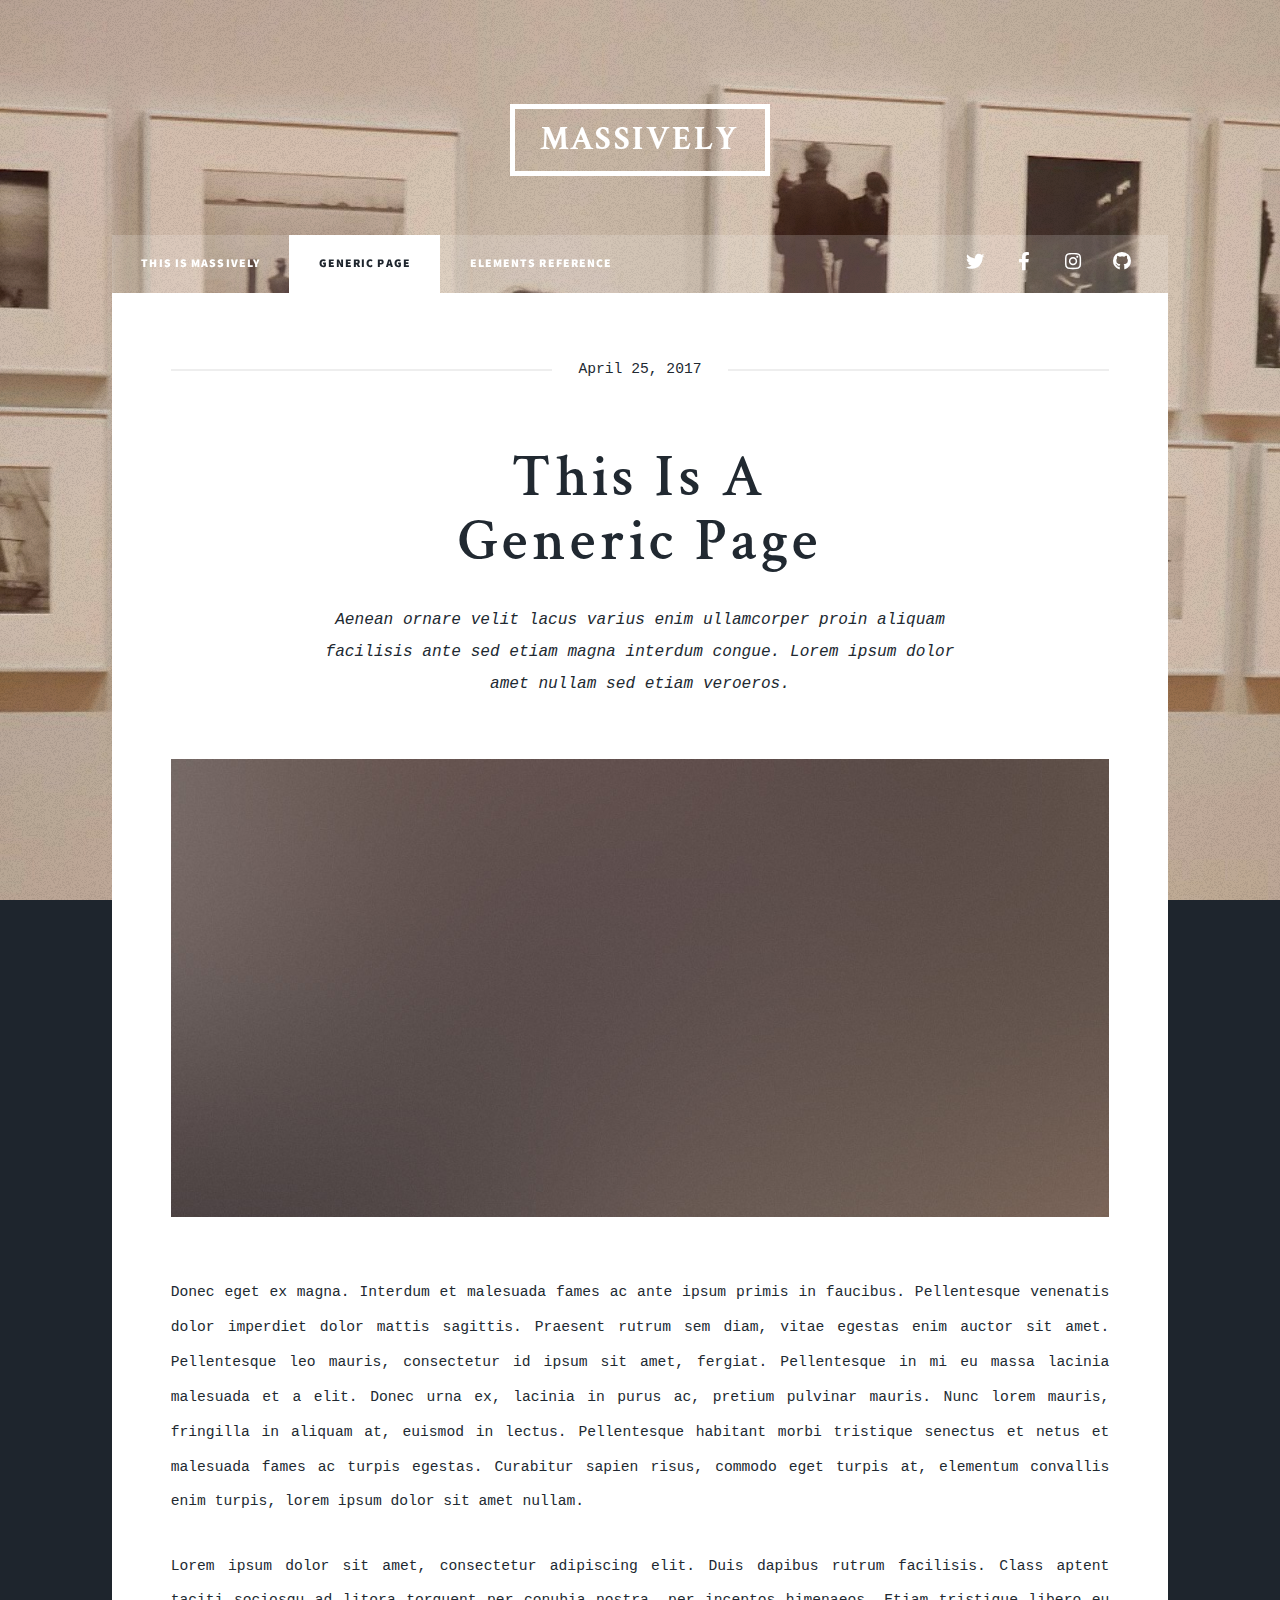
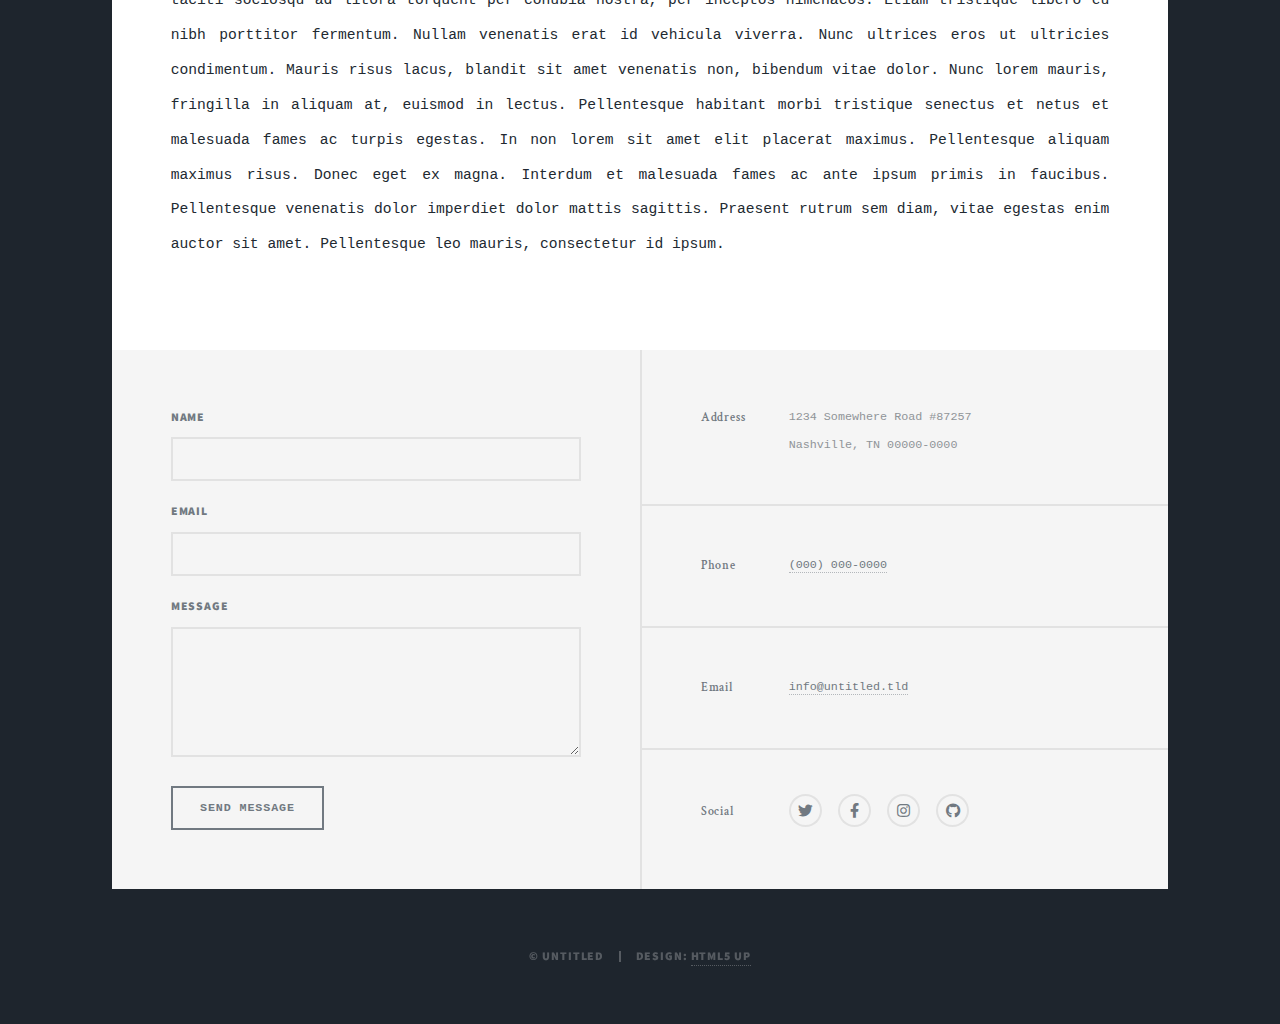
<file: generic.html>
<!DOCTYPE HTML>
<!--
	Massively by HTML5 UP
	html5up.net | @ajlkn
	Free for personal and commercial use under the CCA 3.0 license (html5up.net/license)
-->
<html>
	<head>
		<title>Generic Page - Massively by HTML5 UP</title>
		<meta charset="utf-8" />
		<meta name="viewport" content="width=device-width, initial-scale=1, user-scalable=no" />
		<link rel="stylesheet" href="assets/css/main.css" />
		<noscript><link rel="stylesheet" href="assets/css/noscript.css" /></noscript>
	</head>
	<body class="is-preload">

		<!-- Wrapper -->
			<div id="wrapper">

				<!-- Header -->
					<header id="header">
						<a href="index.html" class="logo">Massively</a>
					</header>

				<!-- Nav -->
					<nav id="nav">
						<ul class="links">
							<li><a href="index.html">This is Massively</a></li>
							<li class="active"><a href="generic.html">Generic Page</a></li>
							<li><a href="elements.html">Elements Reference</a></li>
						</ul>
						<ul class="icons">
							<li><a href="#" class="icon brands fa-twitter"><span class="label">Twitter</span></a></li>
							<li><a href="#" class="icon brands fa-facebook-f"><span class="label">Facebook</span></a></li>
							<li><a href="#" class="icon brands fa-instagram"><span class="label">Instagram</span></a></li>
							<li><a href="#" class="icon brands fa-github"><span class="label">GitHub</span></a></li>
						</ul>
					</nav>

				<!-- Main -->
					<div id="main">

						<!-- Post -->
							<section class="post">
								<header class="major">
									<span class="date">April 25, 2017</span>
									<h1>This is a<br />
									Generic Page</h1>
									<p>Aenean ornare velit lacus varius enim ullamcorper proin aliquam<br />
									facilisis ante sed etiam magna interdum congue. Lorem ipsum dolor<br />
									amet nullam sed etiam veroeros.</p>
								</header>
								<div class="image main"><img src="images/pic01.jpg" alt="" /></div>
								<p>Donec eget ex magna. Interdum et malesuada fames ac ante ipsum primis in faucibus. Pellentesque venenatis dolor imperdiet dolor mattis sagittis. Praesent rutrum sem diam, vitae egestas enim auctor sit amet. Pellentesque leo mauris, consectetur id ipsum sit amet, fergiat. Pellentesque in mi eu massa lacinia malesuada et a elit. Donec urna ex, lacinia in purus ac, pretium pulvinar mauris. Nunc lorem mauris, fringilla in aliquam at, euismod in lectus. Pellentesque habitant morbi tristique senectus et netus et malesuada fames ac turpis egestas. Curabitur sapien risus, commodo eget turpis at, elementum convallis enim turpis, lorem ipsum dolor sit amet nullam.</p>
								<p>Lorem ipsum dolor sit amet, consectetur adipiscing elit. Duis dapibus rutrum facilisis. Class aptent taciti sociosqu ad litora torquent per conubia nostra, per inceptos himenaeos. Etiam tristique libero eu nibh porttitor fermentum. Nullam venenatis erat id vehicula viverra. Nunc ultrices eros ut ultricies condimentum. Mauris risus lacus, blandit sit amet venenatis non, bibendum vitae dolor. Nunc lorem mauris, fringilla in aliquam at, euismod in lectus. Pellentesque habitant morbi tristique senectus et netus et malesuada fames ac turpis egestas. In non lorem sit amet elit placerat maximus. Pellentesque aliquam maximus risus. Donec eget ex magna. Interdum et malesuada fames ac ante ipsum primis in faucibus. Pellentesque venenatis dolor imperdiet dolor mattis sagittis. Praesent rutrum sem diam, vitae egestas enim auctor sit amet. Pellentesque leo mauris, consectetur id ipsum.</p>
							</section>

					</div>

				<!-- Footer -->
					<footer id="footer">
						<section>
							<form method="post" action="#">
								<div class="fields">
									<div class="field">
										<label for="name">Name</label>
										<input type="text" name="name" id="name" />
									</div>
									<div class="field">
										<label for="email">Email</label>
										<input type="text" name="email" id="email" />
									</div>
									<div class="field">
										<label for="message">Message</label>
										<textarea name="message" id="message" rows="3"></textarea>
									</div>
								</div>
								<ul class="actions">
									<li><input type="submit" value="Send Message" /></li>
								</ul>
							</form>
						</section>
						<section class="split contact">
							<section class="alt">
								<h3>Address</h3>
								<p>1234 Somewhere Road #87257<br />
								Nashville, TN 00000-0000</p>
							</section>
							<section>
								<h3>Phone</h3>
								<p><a href="#">(000) 000-0000</a></p>
							</section>
							<section>
								<h3>Email</h3>
								<p><a href="#">info@untitled.tld</a></p>
							</section>
							<section>
								<h3>Social</h3>
								<ul class="icons alt">
									<li><a href="#" class="icon brands alt fa-twitter"><span class="label">Twitter</span></a></li>
									<li><a href="#" class="icon brands alt fa-facebook-f"><span class="label">Facebook</span></a></li>
									<li><a href="#" class="icon brands alt fa-instagram"><span class="label">Instagram</span></a></li>
									<li><a href="#" class="icon brands alt fa-github"><span class="label">GitHub</span></a></li>
								</ul>
							</section>
						</section>
					</footer>

				<!-- Copyright -->
					<div id="copyright">
						<ul><li>&copy; Untitled</li><li>Design: <a href="https://html5up.net">HTML5 UP</a></li></ul>
					</div>

			</div>

		<!-- Scripts -->
			<script src="assets/js/jquery.min.js"></script>
			<script src="assets/js/jquery.scrollex.min.js"></script>
			<script src="assets/js/jquery.scrolly.min.js"></script>
			<script src="assets/js/browser.min.js"></script>
			<script src="assets/js/breakpoints.min.js"></script>
			<script src="assets/js/util.js"></script>
			<script src="assets/js/main.js"></script>

	</body>
</html>
</file>
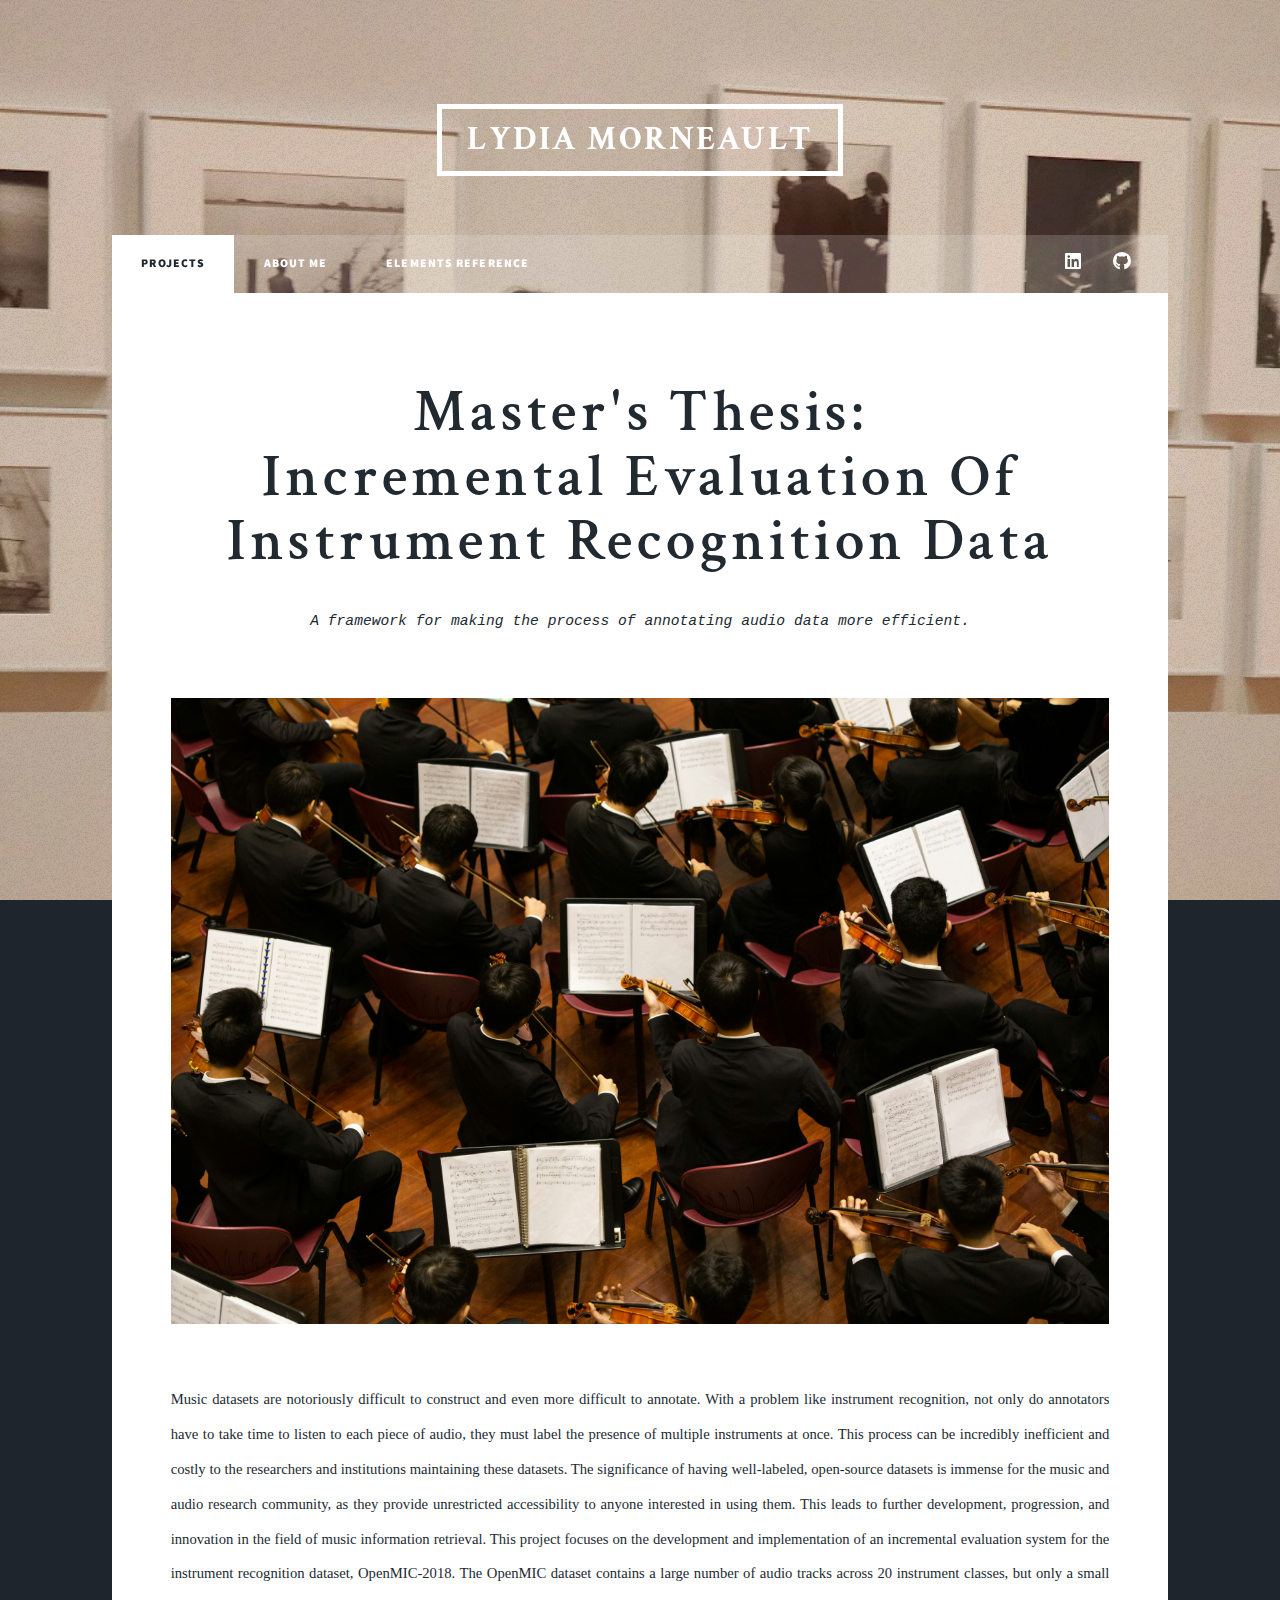
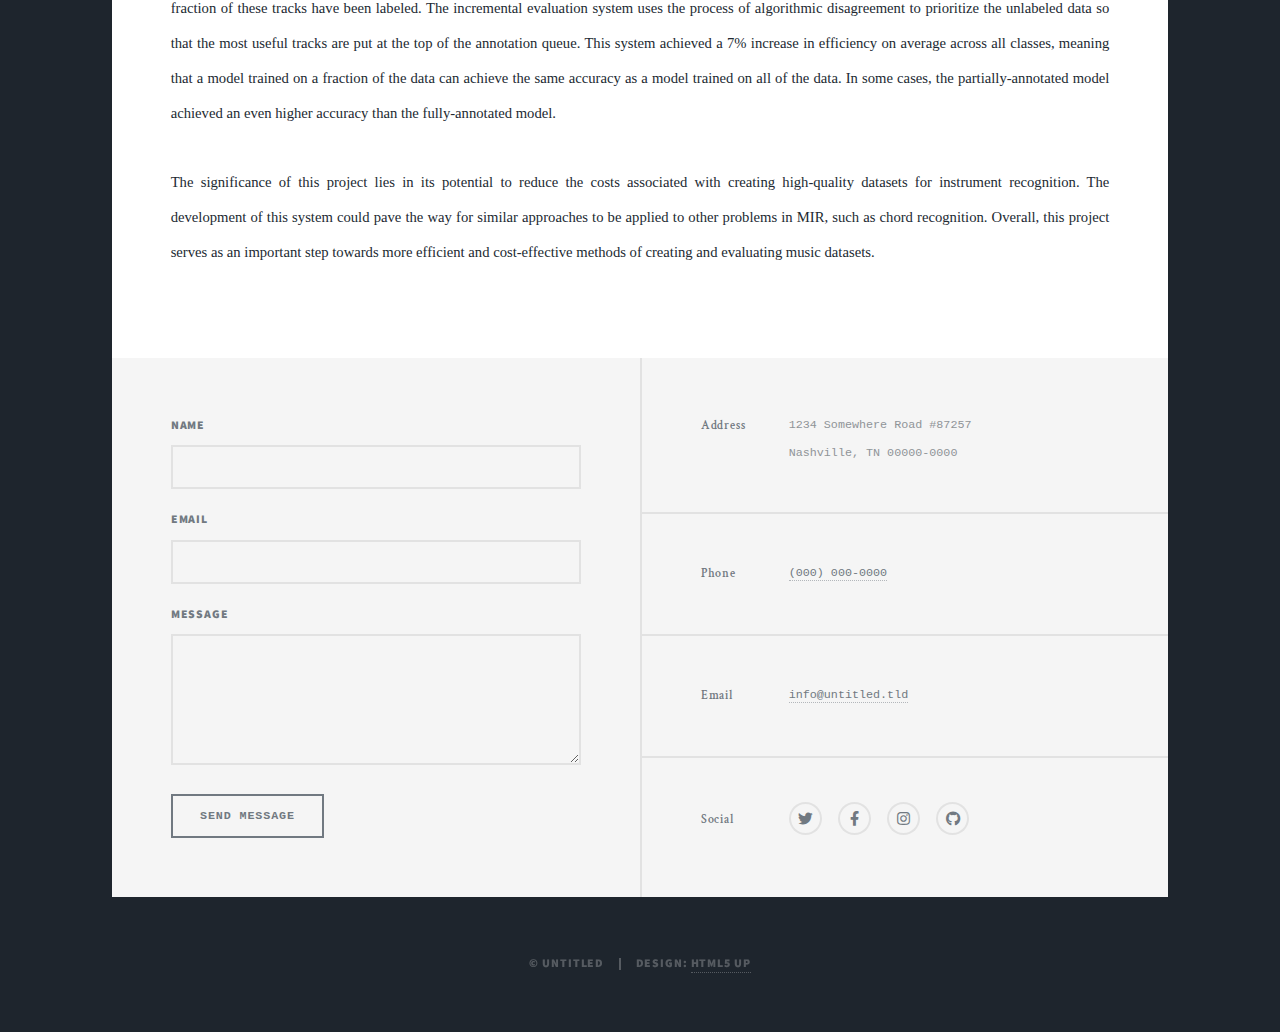
<file: thesis.html>
<!DOCTYPE HTML>
<!--
	Massively by HTML5 UP
	html5up.net | @ajlkn
	Free for personal and commercial use under the CCA 3.0 license (html5up.net/license)
-->
<html>
	<head>
		<title>Lydia Morneault</title>
		<meta charset="utf-8" />
		<meta name="viewport" content="width=device-width, initial-scale=1, user-scalable=no" />
		<link rel="stylesheet" href="assets/css/main.css" />
		<noscript><link rel="stylesheet" href="assets/css/noscript.css" /></noscript>
	</head>
	<body class="is-preload">

		<!-- Wrapper -->
			<div id="wrapper">

				<!-- Header -->
				<header id="header">
					<a href="index.html" class="logo">Lydia Morneault</a>
				</header>

			<!-- Nav -->
				<nav id="nav">
					<ul class="links">
						<li class="active"><a href="index.html">Projects</a></li>
						<li><a href="generic.html">About Me</a></li>
						<li><a href="elements.html">Elements Reference</a></li>
					</ul>
					<ul class="icons">
						<li><a href="https://www.linkedin.com/in/lydia-morneault-3b4a74117/" class="icon brands fa-linkedin"><span class="label">Instagram</span></a></li>
						<li><a href="https://github.com/LydiaMorneault" class="icon brands fa-github"><span class="label">GitHub</span></a></li>
					</ul>
				</nav>

				<!-- Main -->
					<div id="main">

						<!-- Post -->
							<section class="post">
								<header class="major">
									<h2><a href="#">Master's Thesis:<br />
									Incremental Evaluation of Instrument Recognition Data</a></h2>
									<p>A framework for making the process of annotating audio data more efficient.</p>
								</header>
								<a href="#" class="image main"><img src="images/orch.jpg" alt="" /></a>
								<p style="font-family: 'Times New Roman', Times, serif;">Music datasets are notoriously difficult to construct and even more difficult to annotate.
									With a problem like instrument recognition, not only do annotators have to take time to listen to
									each piece of audio, they must label the presence of multiple instruments at once. This process
									can be incredibly inefficient and costly to the researchers and institutions maintaining these
									datasets. The significance of having well-labeled, open-source datasets is immense for the music
									and audio research community, as they provide unrestricted accessibility to anyone interested in
									using them. This leads to further development, progression, and innovation in the field of music
									information retrieval. This project focuses on the development and implementation of an
									incremental evaluation system for the instrument recognition dataset, OpenMIC-2018. The
									OpenMIC dataset contains a large number of audio tracks across 20 instrument classes, but only
									a small fraction of these tracks have been labeled. The incremental evaluation system uses the
									process of algorithmic disagreement to prioritize the unlabeled data so that the most useful tracks
									are put at the top of the annotation queue. This system achieved a 7% increase in efficiency on
									average across all classes, meaning that a model trained on a fraction of the data can achieve the
									same accuracy as a model trained on all of the data. In some cases, the partially-annotated model
									achieved an even higher accuracy than the fully-annotated model.<br /><br />
									The significance of this project lies in its potential to reduce the costs associated with
									creating high-quality datasets for instrument recognition. The development of this system could
									pave the way for similar approaches to be applied to other problems in MIR, such as chord
									recognition. Overall, this project serves as an important step towards more efficient and
									cost-effective methods of creating and evaluating music datasets.</p>
							</section>

					</div>

				<!-- Footer -->
					<footer id="footer">
						<section>
							<form method="post" action="#">
								<div class="fields">
									<div class="field">
										<label for="name">Name</label>
										<input type="text" name="name" id="name" />
									</div>
									<div class="field">
										<label for="email">Email</label>
										<input type="text" name="email" id="email" />
									</div>
									<div class="field">
										<label for="message">Message</label>
										<textarea name="message" id="message" rows="3"></textarea>
									</div>
								</div>
								<ul class="actions">
									<li><input type="submit" value="Send Message" /></li>
								</ul>
							</form>
						</section>
						<section class="split contact">
							<section class="alt">
								<h3>Address</h3>
								<p>1234 Somewhere Road #87257<br />
								Nashville, TN 00000-0000</p>
							</section>
							<section>
								<h3>Phone</h3>
								<p><a href="#">(000) 000-0000</a></p>
							</section>
							<section>
								<h3>Email</h3>
								<p><a href="#">info@untitled.tld</a></p>
							</section>
							<section>
								<h3>Social</h3>
								<ul class="icons alt">
									<li><a href="#" class="icon brands alt fa-twitter"><span class="label">Twitter</span></a></li>
									<li><a href="#" class="icon brands alt fa-facebook-f"><span class="label">Facebook</span></a></li>
									<li><a href="#" class="icon brands alt fa-instagram"><span class="label">Instagram</span></a></li>
									<li><a href="#" class="icon brands alt fa-github"><span class="label">GitHub</span></a></li>
								</ul>
							</section>
						</section>
					</footer>

				<!-- Copyright -->
					<div id="copyright">
						<ul><li>&copy; Untitled</li><li>Design: <a href="https://html5up.net">HTML5 UP</a></li></ul>
					</div>

			</div>

		<!-- Scripts -->
			<script src="assets/js/jquery.min.js"></script>
			<script src="assets/js/jquery.scrollex.min.js"></script>
			<script src="assets/js/jquery.scrolly.min.js"></script>
			<script src="assets/js/browser.min.js"></script>
			<script src="assets/js/breakpoints.min.js"></script>
			<script src="assets/js/util.js"></script>
			<script src="assets/js/main.js"></script>

	</body>
</html>
</file>
<file: assets/css/main.css>
@import url(fontawesome-all.min.css);
@import url("https://fonts.googleapis.com/css?family=Merriweather:300,700,300italic,700italic|Source+Sans+Pro:900");
@import url('https://fonts.googleapis.com/css2?family=Crimson+Text:ital,wght@0,400;0,600;0,700;1,400;1,600;1,700&display=swap');
/*
	Massively by HTML5 UP
	html5up.net | @ajlkn
	Free for personal and commercial use under the CCA 3.0 license (html5up.net/license)
*/

html, body, div, span, applet, object,
iframe, h1, h2, h3, h4, h5, h6, p, blockquote,
pre, a, abbr, acronym, address, big, cite,
code, del, dfn, em, img, ins, kbd, q, s, samp,
small, strike, strong, sub, sup, tt, var, b,
u, i, center, dl, dt, dd, ol, ul, li, fieldset,
form, label, legend, table, caption, tbody,
tfoot, thead, tr, th, td, article, aside,
canvas, details, embed, figure, figcaption,
footer, header, hgroup, menu, nav, output, ruby,
section, summary, time, mark, audio, video {
	margin: 0;
	padding: 0;
	border: 0;
	font-size: 100%;
	font: inherit;
	vertical-align: baseline;}

article, aside, details, figcaption, figure,
footer, header, hgroup, menu, nav, section {
	display: block;}

body {
	line-height: 1;
}

ol, ul {
	list-style: none;
}

blockquote, q {
	quotes: none;
}

	blockquote:before, blockquote:after, q:before, q:after {
		content: '';
		content: none;
	}

table {
	border-collapse: collapse;
	border-spacing: 0;
}

body {
	-webkit-text-size-adjust: none;
}

mark {
	background-color: transparent;
	color: inherit;
}

input::-moz-focus-inner {
	border: 0;
	padding: 0;
}

input, select, textarea {
	-moz-appearance: none;
	-webkit-appearance: none;
	-ms-appearance: none;
	appearance: none;
}

/* Basic */

	@-ms-viewport {
		width: device-width;
	}

	body {
		-ms-overflow-style: scrollbar;
	}

	@media screen and (max-width: 480px) {

		html, body {
			min-width: 320px;
		}

	}

	html {
		box-sizing: border-box;
	}

	*, *:before, *:after {
		box-sizing: inherit;
	}

	body {
		background-color: #1e252d;
	}

		body.is-preload *, body.is-preload *:before, body.is-preload *:after {
			-moz-animation: none !important;
			-webkit-animation: none !important;
			-ms-animation: none !important;
			animation: none !important;
			-moz-transition: none !important;
			-webkit-transition: none !important;
			-ms-transition: none !important;
			transition: none !important;
		}

/* Type */

	html {
		font-size: 16pt;
	}

		@media screen and (max-width: 1680px) {

			html {
				font-size: 12pt;
			}

		}

		@media screen and (max-width: 1280px) {

			html {
				font-size: 11pt;
			}

		}

		@media screen and (max-width: 360px) {

			html {
				font-size: 10pt;
			}

		}

	body {
		color: #212931;
	}

	body, input, select, textarea {
		font-family: "Consolas", monospace;
		font-weight: 300;
		font-size: 1rem;
		line-height: 2.375;
	}

	a {
		-moz-transition: color 0.2s ease-in-out, background-color 0.2s ease-in-out, border-color 0.2s ease-in-out, box-shadow 0.2s ease-in-out;
		-webkit-transition: color 0.2s ease-in-out, background-color 0.2s ease-in-out, border-color 0.2s ease-in-out, box-shadow 0.2s ease-in-out;
		-ms-transition: color 0.2s ease-in-out, background-color 0.2s ease-in-out, border-color 0.2s ease-in-out, box-shadow 0.2s ease-in-out;
		transition: color 0.2s ease-in-out, background-color 0.2s ease-in-out, border-color 0.2s ease-in-out, box-shadow 0.2s ease-in-out;
		border-bottom: dotted 1px;
		text-decoration: none;
	}

		a:hover {
			border-bottom-color: transparent;
		}

	strong, b {
		font-weight: 600;
	}

	em, i {
		font-style: italic;
	}

	p {
		text-align: justify;
		margin: 0 0 2rem 0;
	}

	h1, h2, h3, h4, h5, h6 {
		font-family: "Crimson Text", serif;
		font-weight: 600;
		line-height: 1.5;
		letter-spacing: 0.075em;
		text-transform: capitalize;
		margin: 0 0 1rem 0;
	}

		h1 a, h2 a, h3 a, h4 a, h5 a, h6 a {
			border-bottom: 0;
			color: inherit;
			text-decoration: none;
		}

	h1 {
		font-size: 4rem;
		line-height: 1.1;
		margin: 0 0 2rem 0;
	}

	h2 {
		font-size: 1.75rem;
		line-height: 1.3;
		margin: 0 0 1.5rem 0;
	}

	h3 {
		font-size: 1.25rem;
		margin: 0 0 1.5rem 0;
	}

	h4 {
		font-size: 1rem;
	}

	h5 {
		font-size: 0.9rem;
	}

	h6 {
		font-size: 0.8rem;
	}

	sub {
		font-size: 0.8rem;
		position: relative;
		top: 0.5rem;
	}

	sup {
		font-size: 0.8rem;
		position: relative;
		top: -0.5rem;
	}

	blockquote {
		border-left: solid 4px;
		font-style: italic;
		margin: 0 0 2rem 0;
		padding: 0.5rem 0 0.5rem 2rem;
	}

	code {
		border: solid 2px;
		font-family: "Courier New", monospace;
		font-size: 0.9rem;
		margin: 0 0.25rem;
		padding: 0.25rem 0.65rem;
	}

	pre {
		-webkit-overflow-scrolling: touch;
		font-family: "Courier New", monospace;
		font-size: 0.9rem;
		margin: 0 0 2rem 0;
	}

		pre code {
			display: block;
			line-height: 1.75;
			padding: 1rem 1.5rem;
			overflow-x: auto;
		}

	hr {
		border: 0;
		border-bottom: solid 2px;
		margin: 3rem 0;
	}

		hr.major {
			margin: 5rem 0;
		}

	.align-left {
		text-align: left;
	}

	.align-center {
		text-align: center;
	}

	.align-right {
		text-align: right;
	}

	input, select, textarea {
		color: #212931;
	}

	a {
		color: #212931;
		border-bottom-color: rgba(33, 41, 49, 0.5);
	}

		a:hover {
			border-bottom-color: transparent;
			color: #18bfef !important;
		}

	strong, b {
		color: #212931;
	}

	h1, h2, h3, h4, h5, h6 {
		color: #212931;
	}

	blockquote {
		border-left-color: #eeeeee;
	}

	code {
		background: rgba(220, 220, 220, 0.25);
		border-color: #eeeeee;
	}

	hr {
		border-bottom-color: #eeeeee;
	}

/* Row */

	.row {
		display: flex;
		flex-wrap: wrap;
		box-sizing: border-box;
		align-items: stretch;
	}

		.row > * {
			box-sizing: border-box;
		}

		.row.gtr-uniform > * > :last-child {
			margin-bottom: 0;
		}

		.row.aln-left {
			justify-content: flex-start;
		}

		.row.aln-center {
			justify-content: center;
		}

		.row.aln-right {
			justify-content: flex-end;
		}

		.row.aln-top {
			align-items: flex-start;
		}

		.row.aln-middle {
			align-items: center;
		}

		.row.aln-bottom {
			align-items: flex-end;
		}

		.row > .imp {
			order: -1;
		}

		.row > .col-1 {
			width: 8.33333%;
		}

		.row > .off-1 {
			margin-left: 8.33333%;
		}

		.row > .col-2 {
			width: 16.66667%;
		}

		.row > .off-2 {
			margin-left: 16.66667%;
		}

		.row > .col-3 {
			width: 25%;
		}

		.row > .off-3 {
			margin-left: 25%;
		}

		.row > .col-4 {
			width: 33.33333%;
		}

		.row > .off-4 {
			margin-left: 33.33333%;
		}

		.row > .col-5 {
			width: 41.66667%;
		}

		.row > .off-5 {
			margin-left: 41.66667%;
		}

		.row > .col-6 {
			width: 50%;
		}

		.row > .off-6 {
			margin-left: 50%;
		}

		.row > .col-7 {
			width: 58.33333%;
		}

		.row > .off-7 {
			margin-left: 58.33333%;
		}

		.row > .col-8 {
			width: 66.66667%;
		}

		.row > .off-8 {
			margin-left: 66.66667%;
		}

		.row > .col-9 {
			width: 75%;
		}

		.row > .off-9 {
			margin-left: 75%;
		}

		.row > .col-10 {
			width: 83.33333%;
		}

		.row > .off-10 {
			margin-left: 83.33333%;
		}

		.row > .col-11 {
			width: 91.66667%;
		}

		.row > .off-11 {
			margin-left: 91.66667%;
		}

		.row > .col-12 {
			width: 100%;
		}

		.row > .off-12 {
			margin-left: 100%;
		}

		.row.gtr-0 {
			margin-top: 0;
			margin-left: 0rem;
		}

			.row.gtr-0 > * {
				padding: 0 0 0 0rem;
			}

			.row.gtr-0.gtr-uniform {
				margin-top: 0rem;
			}

				.row.gtr-0.gtr-uniform > * {
					padding-top: 0rem;
				}

		.row.gtr-25 {
			margin-top: 0;
			margin-left: -0.375rem;
		}

			.row.gtr-25 > * {
				padding: 0 0 0 0.375rem;
			}

			.row.gtr-25.gtr-uniform {
				margin-top: -0.375rem;
			}

				.row.gtr-25.gtr-uniform > * {
					padding-top: 0.375rem;
				}

		.row.gtr-50 {
			margin-top: 0;
			margin-left: -0.75rem;
		}

			.row.gtr-50 > * {
				padding: 0 0 0 0.75rem;
			}

			.row.gtr-50.gtr-uniform {
				margin-top: -0.75rem;
			}

				.row.gtr-50.gtr-uniform > * {
					padding-top: 0.75rem;
				}

		.row {
			margin-top: 0;
			margin-left: -1.5rem;
		}

			.row > * {
				padding: 0 0 0 1.5rem;
			}

			.row.gtr-uniform {
				margin-top: -1.5rem;
			}

				.row.gtr-uniform > * {
					padding-top: 1.5rem;
				}

		.row.gtr-150 {
			margin-top: 0;
			margin-left: -2.25rem;
		}

			.row.gtr-150 > * {
				padding: 0 0 0 2.25rem;
			}

			.row.gtr-150.gtr-uniform {
				margin-top: -2.25rem;
			}

				.row.gtr-150.gtr-uniform > * {
					padding-top: 2.25rem;
				}

		.row.gtr-200 {
			margin-top: 0;
			margin-left: -3rem;
		}

			.row.gtr-200 > * {
				padding: 0 0 0 3rem;
			}

			.row.gtr-200.gtr-uniform {
				margin-top: -3rem;
			}

				.row.gtr-200.gtr-uniform > * {
					padding-top: 3rem;
				}

		@media screen and (max-width: 1680px) {

			.row {
				display: flex;
				flex-wrap: wrap;
				box-sizing: border-box;
				align-items: stretch;
			}

				.row > * {
					box-sizing: border-box;
				}

				.row.gtr-uniform > * > :last-child {
					margin-bottom: 0;
				}

				.row.aln-left {
					justify-content: flex-start;
				}

				.row.aln-center {
					justify-content: center;
				}

				.row.aln-right {
					justify-content: flex-end;
				}

				.row.aln-top {
					align-items: flex-start;
				}

				.row.aln-middle {
					align-items: center;
				}

				.row.aln-bottom {
					align-items: flex-end;
				}

				.row > .imp-xlarge {
					order: -1;
				}

				.row > .col-1-xlarge {
					width: 8.33333%;
				}

				.row > .off-1-xlarge {
					margin-left: 8.33333%;
				}

				.row > .col-2-xlarge {
					width: 16.66667%;
				}

				.row > .off-2-xlarge {
					margin-left: 16.66667%;
				}

				.row > .col-3-xlarge {
					width: 25%;
				}

				.row > .off-3-xlarge {
					margin-left: 25%;
				}

				.row > .col-4-xlarge {
					width: 33.33333%;
				}

				.row > .off-4-xlarge {
					margin-left: 33.33333%;
				}

				.row > .col-5-xlarge {
					width: 41.66667%;
				}

				.row > .off-5-xlarge {
					margin-left: 41.66667%;
				}

				.row > .col-6-xlarge {
					width: 50%;
				}

				.row > .off-6-xlarge {
					margin-left: 50%;
				}

				.row > .col-7-xlarge {
					width: 58.33333%;
				}

				.row > .off-7-xlarge {
					margin-left: 58.33333%;
				}

				.row > .col-8-xlarge {
					width: 66.66667%;
				}

				.row > .off-8-xlarge {
					margin-left: 66.66667%;
				}

				.row > .col-9-xlarge {
					width: 75%;
				}

				.row > .off-9-xlarge {
					margin-left: 75%;
				}

				.row > .col-10-xlarge {
					width: 83.33333%;
				}

				.row > .off-10-xlarge {
					margin-left: 83.33333%;
				}

				.row > .col-11-xlarge {
					width: 91.66667%;
				}

				.row > .off-11-xlarge {
					margin-left: 91.66667%;
				}

				.row > .col-12-xlarge {
					width: 100%;
				}

				.row > .off-12-xlarge {
					margin-left: 100%;
				}

				.row.gtr-0 {
					margin-top: 0;
					margin-left: 0rem;
				}

					.row.gtr-0 > * {
						padding: 0 0 0 0rem;
					}

					.row.gtr-0.gtr-uniform {
						margin-top: 0rem;
					}

						.row.gtr-0.gtr-uniform > * {
							padding-top: 0rem;
						}

				.row.gtr-25 {
					margin-top: 0;
					margin-left: -0.375rem;
				}

					.row.gtr-25 > * {
						padding: 0 0 0 0.375rem;
					}

					.row.gtr-25.gtr-uniform {
						margin-top: -0.375rem;
					}

						.row.gtr-25.gtr-uniform > * {
							padding-top: 0.375rem;
						}

				.row.gtr-50 {
					margin-top: 0;
					margin-left: -0.75rem;
				}

					.row.gtr-50 > * {
						padding: 0 0 0 0.75rem;
					}

					.row.gtr-50.gtr-uniform {
						margin-top: -0.75rem;
					}

						.row.gtr-50.gtr-uniform > * {
							padding-top: 0.75rem;
						}

				.row {
					margin-top: 0;
					margin-left: -1.5rem;
				}

					.row > * {
						padding: 0 0 0 1.5rem;
					}

					.row.gtr-uniform {
						margin-top: -1.5rem;
					}

						.row.gtr-uniform > * {
							padding-top: 1.5rem;
						}

				.row.gtr-150 {
					margin-top: 0;
					margin-left: -2.25rem;
				}

					.row.gtr-150 > * {
						padding: 0 0 0 2.25rem;
					}

					.row.gtr-150.gtr-uniform {
						margin-top: -2.25rem;
					}

						.row.gtr-150.gtr-uniform > * {
							padding-top: 2.25rem;
						}

				.row.gtr-200 {
					margin-top: 0;
					margin-left: -3rem;
				}

					.row.gtr-200 > * {
						padding: 0 0 0 3rem;
					}

					.row.gtr-200.gtr-uniform {
						margin-top: -3rem;
					}

						.row.gtr-200.gtr-uniform > * {
							padding-top: 3rem;
						}

		}

		@media screen and (max-width: 1280px) {

			.row {
				display: flex;
				flex-wrap: wrap;
				box-sizing: border-box;
				align-items: stretch;
			}

				.row > * {
					box-sizing: border-box;
				}

				.row.gtr-uniform > * > :last-child {
					margin-bottom: 0;
				}

				.row.aln-left {
					justify-content: flex-start;
				}

				.row.aln-center {
					justify-content: center;
				}

				.row.aln-right {
					justify-content: flex-end;
				}

				.row.aln-top {
					align-items: flex-start;
				}

				.row.aln-middle {
					align-items: center;
				}

				.row.aln-bottom {
					align-items: flex-end;
				}

				.row > .imp-large {
					order: -1;
				}

				.row > .col-1-large {
					width: 8.33333%;
				}

				.row > .off-1-large {
					margin-left: 8.33333%;
				}

				.row > .col-2-large {
					width: 16.66667%;
				}

				.row > .off-2-large {
					margin-left: 16.66667%;
				}

				.row > .col-3-large {
					width: 25%;
				}

				.row > .off-3-large {
					margin-left: 25%;
				}

				.row > .col-4-large {
					width: 33.33333%;
				}

				.row > .off-4-large {
					margin-left: 33.33333%;
				}

				.row > .col-5-large {
					width: 41.66667%;
				}

				.row > .off-5-large {
					margin-left: 41.66667%;
				}

				.row > .col-6-large {
					width: 50%;
				}

				.row > .off-6-large {
					margin-left: 50%;
				}

				.row > .col-7-large {
					width: 58.33333%;
				}

				.row > .off-7-large {
					margin-left: 58.33333%;
				}

				.row > .col-8-large {
					width: 66.66667%;
				}

				.row > .off-8-large {
					margin-left: 66.66667%;
				}

				.row > .col-9-large {
					width: 75%;
				}

				.row > .off-9-large {
					margin-left: 75%;
				}

				.row > .col-10-large {
					width: 83.33333%;
				}

				.row > .off-10-large {
					margin-left: 83.33333%;
				}

				.row > .col-11-large {
					width: 91.66667%;
				}

				.row > .off-11-large {
					margin-left: 91.66667%;
				}

				.row > .col-12-large {
					width: 100%;
				}

				.row > .off-12-large {
					margin-left: 100%;
				}

				.row.gtr-0 {
					margin-top: 0;
					margin-left: 0rem;
				}

					.row.gtr-0 > * {
						padding: 0 0 0 0rem;
					}

					.row.gtr-0.gtr-uniform {
						margin-top: 0rem;
					}

						.row.gtr-0.gtr-uniform > * {
							padding-top: 0rem;
						}

				.row.gtr-25 {
					margin-top: 0;
					margin-left: -0.375rem;
				}

					.row.gtr-25 > * {
						padding: 0 0 0 0.375rem;
					}

					.row.gtr-25.gtr-uniform {
						margin-top: -0.375rem;
					}

						.row.gtr-25.gtr-uniform > * {
							padding-top: 0.375rem;
						}

				.row.gtr-50 {
					margin-top: 0;
					margin-left: -0.75rem;
				}

					.row.gtr-50 > * {
						padding: 0 0 0 0.75rem;
					}

					.row.gtr-50.gtr-uniform {
						margin-top: -0.75rem;
					}

						.row.gtr-50.gtr-uniform > * {
							padding-top: 0.75rem;
						}

				.row {
					margin-top: 0;
					margin-left: -1.5rem;
				}

					.row > * {
						padding: 0 0 0 1.5rem;
					}

					.row.gtr-uniform {
						margin-top: -1.5rem;
					}

						.row.gtr-uniform > * {
							padding-top: 1.5rem;
						}

				.row.gtr-150 {
					margin-top: 0;
					margin-left: -2.25rem;
				}

					.row.gtr-150 > * {
						padding: 0 0 0 2.25rem;
					}

					.row.gtr-150.gtr-uniform {
						margin-top: -2.25rem;
					}

						.row.gtr-150.gtr-uniform > * {
							padding-top: 2.25rem;
						}

				.row.gtr-200 {
					margin-top: 0;
					margin-left: -3rem;
				}

					.row.gtr-200 > * {
						padding: 0 0 0 3rem;
					}

					.row.gtr-200.gtr-uniform {
						margin-top: -3rem;
					}

						.row.gtr-200.gtr-uniform > * {
							padding-top: 3rem;
						}

		}

		@media screen and (max-width: 980px) {

			.row {
				display: flex;
				flex-wrap: wrap;
				box-sizing: border-box;
				align-items: stretch;
			}

				.row > * {
					box-sizing: border-box;
				}

				.row.gtr-uniform > * > :last-child {
					margin-bottom: 0;
				}

				.row.aln-left {
					justify-content: flex-start;
				}

				.row.aln-center {
					justify-content: center;
				}

				.row.aln-right {
					justify-content: flex-end;
				}

				.row.aln-top {
					align-items: flex-start;
				}

				.row.aln-middle {
					align-items: center;
				}

				.row.aln-bottom {
					align-items: flex-end;
				}

				.row > .imp-medium {
					order: -1;
				}

				.row > .col-1-medium {
					width: 8.33333%;
				}

				.row > .off-1-medium {
					margin-left: 8.33333%;
				}

				.row > .col-2-medium {
					width: 16.66667%;
				}

				.row > .off-2-medium {
					margin-left: 16.66667%;
				}

				.row > .col-3-medium {
					width: 25%;
				}

				.row > .off-3-medium {
					margin-left: 25%;
				}

				.row > .col-4-medium {
					width: 33.33333%;
				}

				.row > .off-4-medium {
					margin-left: 33.33333%;
				}

				.row > .col-5-medium {
					width: 41.66667%;
				}

				.row > .off-5-medium {
					margin-left: 41.66667%;
				}

				.row > .col-6-medium {
					width: 50%;
				}

				.row > .off-6-medium {
					margin-left: 50%;
				}

				.row > .col-7-medium {
					width: 58.33333%;
				}

				.row > .off-7-medium {
					margin-left: 58.33333%;
				}

				.row > .col-8-medium {
					width: 66.66667%;
				}

				.row > .off-8-medium {
					margin-left: 66.66667%;
				}

				.row > .col-9-medium {
					width: 75%;
				}

				.row > .off-9-medium {
					margin-left: 75%;
				}

				.row > .col-10-medium {
					width: 83.33333%;
				}

				.row > .off-10-medium {
					margin-left: 83.33333%;
				}

				.row > .col-11-medium {
					width: 91.66667%;
				}

				.row > .off-11-medium {
					margin-left: 91.66667%;
				}

				.row > .col-12-medium {
					width: 100%;
				}

				.row > .off-12-medium {
					margin-left: 100%;
				}

				.row.gtr-0 {
					margin-top: 0;
					margin-left: 0rem;
				}

					.row.gtr-0 > * {
						padding: 0 0 0 0rem;
					}

					.row.gtr-0.gtr-uniform {
						margin-top: 0rem;
					}

						.row.gtr-0.gtr-uniform > * {
							padding-top: 0rem;
						}

				.row.gtr-25 {
					margin-top: 0;
					margin-left: -0.375rem;
				}

					.row.gtr-25 > * {
						padding: 0 0 0 0.375rem;
					}

					.row.gtr-25.gtr-uniform {
						margin-top: -0.375rem;
					}

						.row.gtr-25.gtr-uniform > * {
							padding-top: 0.375rem;
						}

				.row.gtr-50 {
					margin-top: 0;
					margin-left: -0.75rem;
				}

					.row.gtr-50 > * {
						padding: 0 0 0 0.75rem;
					}

					.row.gtr-50.gtr-uniform {
						margin-top: -0.75rem;
					}

						.row.gtr-50.gtr-uniform > * {
							padding-top: 0.75rem;
						}

				.row {
					margin-top: 0;
					margin-left: -1.5rem;
				}

					.row > * {
						padding: 0 0 0 1.5rem;
					}

					.row.gtr-uniform {
						margin-top: -1.5rem;
					}

						.row.gtr-uniform > * {
							padding-top: 1.5rem;
						}

				.row.gtr-150 {
					margin-top: 0;
					margin-left: -2.25rem;
				}

					.row.gtr-150 > * {
						padding: 0 0 0 2.25rem;
					}

					.row.gtr-150.gtr-uniform {
						margin-top: -2.25rem;
					}

						.row.gtr-150.gtr-uniform > * {
							padding-top: 2.25rem;
						}

				.row.gtr-200 {
					margin-top: 0;
					margin-left: -3rem;
				}

					.row.gtr-200 > * {
						padding: 0 0 0 3rem;
					}

					.row.gtr-200.gtr-uniform {
						margin-top: -3rem;
					}

						.row.gtr-200.gtr-uniform > * {
							padding-top: 3rem;
						}

		}

		@media screen and (max-width: 736px) {

			.row {
				display: flex;
				flex-wrap: wrap;
				box-sizing: border-box;
				align-items: stretch;
			}

				.row > * {
					box-sizing: border-box;
				}

				.row.gtr-uniform > * > :last-child {
					margin-bottom: 0;
				}

				.row.aln-left {
					justify-content: flex-start;
				}

				.row.aln-center {
					justify-content: center;
				}

				.row.aln-right {
					justify-content: flex-end;
				}

				.row.aln-top {
					align-items: flex-start;
				}

				.row.aln-middle {
					align-items: center;
				}

				.row.aln-bottom {
					align-items: flex-end;
				}

				.row > .imp-small {
					order: -1;
				}

				.row > .col-1-small {
					width: 8.33333%;
				}

				.row > .off-1-small {
					margin-left: 8.33333%;
				}

				.row > .col-2-small {
					width: 16.66667%;
				}

				.row > .off-2-small {
					margin-left: 16.66667%;
				}

				.row > .col-3-small {
					width: 25%;
				}

				.row > .off-3-small {
					margin-left: 25%;
				}

				.row > .col-4-small {
					width: 33.33333%;
				}

				.row > .off-4-small {
					margin-left: 33.33333%;
				}

				.row > .col-5-small {
					width: 41.66667%;
				}

				.row > .off-5-small {
					margin-left: 41.66667%;
				}

				.row > .col-6-small {
					width: 50%;
				}

				.row > .off-6-small {
					margin-left: 50%;
				}

				.row > .col-7-small {
					width: 58.33333%;
				}

				.row > .off-7-small {
					margin-left: 58.33333%;
				}

				.row > .col-8-small {
					width: 66.66667%;
				}

				.row > .off-8-small {
					margin-left: 66.66667%;
				}

				.row > .col-9-small {
					width: 75%;
				}

				.row > .off-9-small {
					margin-left: 75%;
				}

				.row > .col-10-small {
					width: 83.33333%;
				}

				.row > .off-10-small {
					margin-left: 83.33333%;
				}

				.row > .col-11-small {
					width: 91.66667%;
				}

				.row > .off-11-small {
					margin-left: 91.66667%;
				}

				.row > .col-12-small {
					width: 100%;
				}

				.row > .off-12-small {
					margin-left: 100%;
				}

				.row.gtr-0 {
					margin-top: 0;
					margin-left: 0rem;
				}

					.row.gtr-0 > * {
						padding: 0 0 0 0rem;
					}

					.row.gtr-0.gtr-uniform {
						margin-top: 0rem;
					}

						.row.gtr-0.gtr-uniform > * {
							padding-top: 0rem;
						}

				.row.gtr-25 {
					margin-top: 0;
					margin-left: -0.375rem;
				}

					.row.gtr-25 > * {
						padding: 0 0 0 0.375rem;
					}

					.row.gtr-25.gtr-uniform {
						margin-top: -0.375rem;
					}

						.row.gtr-25.gtr-uniform > * {
							padding-top: 0.375rem;
						}

				.row.gtr-50 {
					margin-top: 0;
					margin-left: -0.75rem;
				}

					.row.gtr-50 > * {
						padding: 0 0 0 0.75rem;
					}

					.row.gtr-50.gtr-uniform {
						margin-top: -0.75rem;
					}

						.row.gtr-50.gtr-uniform > * {
							padding-top: 0.75rem;
						}

				.row {
					margin-top: 0;
					margin-left: -1.5rem;
				}

					.row > * {
						padding: 0 0 0 1.5rem;
					}

					.row.gtr-uniform {
						margin-top: -1.5rem;
					}

						.row.gtr-uniform > * {
							padding-top: 1.5rem;
						}

				.row.gtr-150 {
					margin-top: 0;
					margin-left: -2.25rem;
				}

					.row.gtr-150 > * {
						padding: 0 0 0 2.25rem;
					}

					.row.gtr-150.gtr-uniform {
						margin-top: -2.25rem;
					}

						.row.gtr-150.gtr-uniform > * {
							padding-top: 2.25rem;
						}

				.row.gtr-200 {
					margin-top: 0;
					margin-left: -3rem;
				}

					.row.gtr-200 > * {
						padding: 0 0 0 3rem;
					}

					.row.gtr-200.gtr-uniform {
						margin-top: -3rem;
					}

						.row.gtr-200.gtr-uniform > * {
							padding-top: 3rem;
						}

		}

		@media screen and (max-width: 480px) {

			.row {
				display: flex;
				flex-wrap: wrap;
				box-sizing: border-box;
				align-items: stretch;
			}

				.row > * {
					box-sizing: border-box;
				}

				.row.gtr-uniform > * > :last-child {
					margin-bottom: 0;
				}

				.row.aln-left {
					justify-content: flex-start;
				}

				.row.aln-center {
					justify-content: center;
				}

				.row.aln-right {
					justify-content: flex-end;
				}

				.row.aln-top {
					align-items: flex-start;
				}

				.row.aln-middle {
					align-items: center;
				}

				.row.aln-bottom {
					align-items: flex-end;
				}

				.row > .imp-xsmall {
					order: -1;
				}

				.row > .col-1-xsmall {
					width: 8.33333%;
				}

				.row > .off-1-xsmall {
					margin-left: 8.33333%;
				}

				.row > .col-2-xsmall {
					width: 16.66667%;
				}

				.row > .off-2-xsmall {
					margin-left: 16.66667%;
				}

				.row > .col-3-xsmall {
					width: 25%;
				}

				.row > .off-3-xsmall {
					margin-left: 25%;
				}

				.row > .col-4-xsmall {
					width: 33.33333%;
				}

				.row > .off-4-xsmall {
					margin-left: 33.33333%;
				}

				.row > .col-5-xsmall {
					width: 41.66667%;
				}

				.row > .off-5-xsmall {
					margin-left: 41.66667%;
				}

				.row > .col-6-xsmall {
					width: 50%;
				}

				.row > .off-6-xsmall {
					margin-left: 50%;
				}

				.row > .col-7-xsmall {
					width: 58.33333%;
				}

				.row > .off-7-xsmall {
					margin-left: 58.33333%;
				}

				.row > .col-8-xsmall {
					width: 66.66667%;
				}

				.row > .off-8-xsmall {
					margin-left: 66.66667%;
				}

				.row > .col-9-xsmall {
					width: 75%;
				}

				.row > .off-9-xsmall {
					margin-left: 75%;
				}

				.row > .col-10-xsmall {
					width: 83.33333%;
				}

				.row > .off-10-xsmall {
					margin-left: 83.33333%;
				}

				.row > .col-11-xsmall {
					width: 91.66667%;
				}

				.row > .off-11-xsmall {
					margin-left: 91.66667%;
				}

				.row > .col-12-xsmall {
					width: 100%;
				}

				.row > .off-12-xsmall {
					margin-left: 100%;
				}

				.row.gtr-0 {
					margin-top: 0;
					margin-left: 0rem;
				}

					.row.gtr-0 > * {
						padding: 0 0 0 0rem;
					}

					.row.gtr-0.gtr-uniform {
						margin-top: 0rem;
					}

						.row.gtr-0.gtr-uniform > * {
							padding-top: 0rem;
						}

				.row.gtr-25 {
					margin-top: 0;
					margin-left: -0.375rem;
				}

					.row.gtr-25 > * {
						padding: 0 0 0 0.375rem;
					}

					.row.gtr-25.gtr-uniform {
						margin-top: -0.375rem;
					}

						.row.gtr-25.gtr-uniform > * {
							padding-top: 0.375rem;
						}

				.row.gtr-50 {
					margin-top: 0;
					margin-left: -0.75rem;
				}

					.row.gtr-50 > * {
						padding: 0 0 0 0.75rem;
					}

					.row.gtr-50.gtr-uniform {
						margin-top: -0.75rem;
					}

						.row.gtr-50.gtr-uniform > * {
							padding-top: 0.75rem;
						}

				.row {
					margin-top: 0;
					margin-left: -1.5rem;
				}

					.row > * {
						padding: 0 0 0 1.5rem;
					}

					.row.gtr-uniform {
						margin-top: -1.5rem;
					}

						.row.gtr-uniform > * {
							padding-top: 1.5rem;
						}

				.row.gtr-150 {
					margin-top: 0;
					margin-left: -2.25rem;
				}

					.row.gtr-150 > * {
						padding: 0 0 0 2.25rem;
					}

					.row.gtr-150.gtr-uniform {
						margin-top: -2.25rem;
					}

						.row.gtr-150.gtr-uniform > * {
							padding-top: 2.25rem;
						}

				.row.gtr-200 {
					margin-top: 0;
					margin-left: -3rem;
				}

					.row.gtr-200 > * {
						padding: 0 0 0 3rem;
					}

					.row.gtr-200.gtr-uniform {
						margin-top: -3rem;
					}

						.row.gtr-200.gtr-uniform > * {
							padding-top: 3rem;
						}

		}

		@media screen and (max-width: 360px) {

			.row {
				display: flex;
				flex-wrap: wrap;
				box-sizing: border-box;
				align-items: stretch;
			}

				.row > * {
					box-sizing: border-box;
				}

				.row.gtr-uniform > * > :last-child {
					margin-bottom: 0;
				}

				.row.aln-left {
					justify-content: flex-start;
				}

				.row.aln-center {
					justify-content: center;
				}

				.row.aln-right {
					justify-content: flex-end;
				}

				.row.aln-top {
					align-items: flex-start;
				}

				.row.aln-middle {
					align-items: center;
				}

				.row.aln-bottom {
					align-items: flex-end;
				}

				.row > .imp-xxsmall {
					order: -1;
				}

				.row > .col-1-xxsmall {
					width: 8.33333%;
				}

				.row > .off-1-xxsmall {
					margin-left: 8.33333%;
				}

				.row > .col-2-xxsmall {
					width: 16.66667%;
				}

				.row > .off-2-xxsmall {
					margin-left: 16.66667%;
				}

				.row > .col-3-xxsmall {
					width: 25%;
				}

				.row > .off-3-xxsmall {
					margin-left: 25%;
				}

				.row > .col-4-xxsmall {
					width: 33.33333%;
				}

				.row > .off-4-xxsmall {
					margin-left: 33.33333%;
				}

				.row > .col-5-xxsmall {
					width: 41.66667%;
				}

				.row > .off-5-xxsmall {
					margin-left: 41.66667%;
				}

				.row > .col-6-xxsmall {
					width: 50%;
				}

				.row > .off-6-xxsmall {
					margin-left: 50%;
				}

				.row > .col-7-xxsmall {
					width: 58.33333%;
				}

				.row > .off-7-xxsmall {
					margin-left: 58.33333%;
				}

				.row > .col-8-xxsmall {
					width: 66.66667%;
				}

				.row > .off-8-xxsmall {
					margin-left: 66.66667%;
				}

				.row > .col-9-xxsmall {
					width: 75%;
				}

				.row > .off-9-xxsmall {
					margin-left: 75%;
				}

				.row > .col-10-xxsmall {
					width: 83.33333%;
				}

				.row > .off-10-xxsmall {
					margin-left: 83.33333%;
				}

				.row > .col-11-xxsmall {
					width: 91.66667%;
				}

				.row > .off-11-xxsmall {
					margin-left: 91.66667%;
				}

				.row > .col-12-xxsmall {
					width: 100%;
				}

				.row > .off-12-xxsmall {
					margin-left: 100%;
				}

				.row.gtr-0 {
					margin-top: 0;
					margin-left: 0rem;
				}

					.row.gtr-0 > * {
						padding: 0 0 0 0rem;
					}

					.row.gtr-0.gtr-uniform {
						margin-top: 0rem;
					}

						.row.gtr-0.gtr-uniform > * {
							padding-top: 0rem;
						}

				.row.gtr-25 {
					margin-top: 0;
					margin-left: -0.375rem;
				}

					.row.gtr-25 > * {
						padding: 0 0 0 0.375rem;
					}

					.row.gtr-25.gtr-uniform {
						margin-top: -0.375rem;
					}

						.row.gtr-25.gtr-uniform > * {
							padding-top: 0.375rem;
						}

				.row.gtr-50 {
					margin-top: 0;
					margin-left: -0.75rem;
				}

					.row.gtr-50 > * {
						padding: 0 0 0 0.75rem;
					}

					.row.gtr-50.gtr-uniform {
						margin-top: -0.75rem;
					}

						.row.gtr-50.gtr-uniform > * {
							padding-top: 0.75rem;
						}

				.row {
					margin-top: 0;
					margin-left: -1.5rem;
				}

					.row > * {
						padding: 0 0 0 1.5rem;
					}

					.row.gtr-uniform {
						margin-top: -1.5rem;
					}

						.row.gtr-uniform > * {
							padding-top: 1.5rem;
						}

				.row.gtr-150 {
					margin-top: 0;
					margin-left: -2.25rem;
				}

					.row.gtr-150 > * {
						padding: 0 0 0 2.25rem;
					}

					.row.gtr-150.gtr-uniform {
						margin-top: -2.25rem;
					}

						.row.gtr-150.gtr-uniform > * {
							padding-top: 2.25rem;
						}

				.row.gtr-200 {
					margin-top: 0;
					margin-left: -3rem;
				}

					.row.gtr-200 > * {
						padding: 0 0 0 3rem;
					}

					.row.gtr-200.gtr-uniform {
						margin-top: -3rem;
					}

						.row.gtr-200.gtr-uniform > * {
							padding-top: 3rem;
						}

		}

/* Box */

	.box {
		border: solid 2px;
		margin-bottom: 2rem;
		padding: 1.5rem;
	}

		.box > :last-child,
		.box > :last-child > :last-child,
		.box > :last-child > :last-child > :last-child {
			margin-bottom: 0;
		}

		.box.alt {
			border: 0;
			border-radius: 0;
			padding: 0;
		}

	.box {
		border-color: #eeeeee;
	}

/* Button */

	input[type="submit"],
	input[type="reset"],
	input[type="button"],
	button,
	.button {
		-moz-appearance: none;
		-webkit-appearance: none;
		-ms-appearance: none;
		appearance: none;
		-moz-transition: background-color 0.2s ease-in-out, box-shadow 0.2s ease-in-out, color 0.2s ease-in-out;
		-webkit-transition: background-color 0.2s ease-in-out, box-shadow 0.2s ease-in-out, color 0.2s ease-in-out;
		-ms-transition: background-color 0.2s ease-in-out, box-shadow 0.2s ease-in-out, color 0.2s ease-in-out;
		transition: background-color 0.2s ease-in-out, box-shadow 0.2s ease-in-out, color 0.2s ease-in-out;
		border: 0;
		border-radius: 0;
		cursor: pointer;
		display: inline-block;
		font-family: "Consolas", monospace;
		font-size: 0.8rem;
		font-weight: 900;
		letter-spacing: 0.075em;
		height: 3rem;
		line-height: 3rem;
		padding: 0 2rem;
		text-align: center;
		text-decoration: none;
		text-transform: uppercase;
		white-space: nowrap;
	}

		input[type="submit"].icon:before,
		input[type="reset"].icon:before,
		input[type="button"].icon:before,
		button.icon:before,
		.button.icon:before {
			margin-right: 0.5rem;
		}

		input[type="submit"].icon.solo,
		input[type="reset"].icon.solo,
		input[type="button"].icon.solo,
		button.icon.solo,
		.button.icon.solo {
			position: relative;
			width: 4rem;
			height: 4rem;
			line-height: 4rem;
			border-radius: 4rem;
			text-indent: 4rem;
			overflow: hidden;
			padding: 0;
			white-space: nowrap;
		}

			input[type="submit"].icon.solo:before,
			input[type="reset"].icon.solo:before,
			input[type="button"].icon.solo:before,
			button.icon.solo:before,
			.button.icon.solo:before {
				position: absolute;
				display: block;
				top: 0;
				left: 0;
				width: inherit;
				height: inherit;
				line-height: inherit;
				font-size: 1.25rem;
				margin-right: 0;
				text-align: center;
				text-indent: 0;
			}

		input[type="submit"].fit,
		input[type="reset"].fit,
		input[type="button"].fit,
		button.fit,
		.button.fit {
			width: 100%;
		}

		input[type="submit"].small,
		input[type="reset"].small,
		input[type="button"].small,
		button.small,
		.button.small {
			font-size: 0.7rem;
			height: 2.5rem;
			line-height: 2.5rem;
			padding: 0 1.5rem;
		}

		input[type="submit"].large,
		input[type="reset"].large,
		input[type="button"].large,
		button.large,
		.button.large {
			font-size: 0.9rem;
			height: 3.5rem;
			line-height: 3.5rem;
			padding: 0 2.75rem;
		}

		@media screen and (max-width: 980px) {

			input[type="submit"],
			input[type="reset"],
			input[type="button"],
			button,
			.button {
				font-size: 0.9rem;
				height: 3.25rem;
				line-height: 3.25rem;
			}

				input[type="submit"].large,
				input[type="reset"].large,
				input[type="button"].large,
				button.large,
				.button.large {
					font-size: 1rem;
					height: 3.75rem;
					line-height: 3.75rem;
				}

		}

		input[type="submit"].disabled, input[type="submit"]:disabled,
		input[type="reset"].disabled,
		input[type="reset"]:disabled,
		input[type="button"].disabled,
		input[type="button"]:disabled,
		button.disabled,
		button:disabled,
		.button.disabled,
		.button:disabled {
			pointer-events: none;
			opacity: 0.25;
		}

	input[type="submit"],
	input[type="reset"],
	input[type="button"],
	button,
	.button {
		background-color: transparent;
		box-shadow: inset 0 0 0 2px #212931;
		color: #212931 !important;
	}

		input[type="submit"]:hover,
		input[type="reset"]:hover,
		input[type="button"]:hover,
		button:hover,
		.button:hover {
			box-shadow: inset 0 0 0 2px #18bfef;
			color: #18bfef !important;
		}

		input[type="submit"].primary,
		input[type="reset"].primary,
		input[type="button"].primary,
		button.primary,
		.button.primary {
			background-color: #212931;
			box-shadow: none;
			color: #ffffff !important;
		}

			input[type="submit"].primary:hover,
			input[type="reset"].primary:hover,
			input[type="button"].primary:hover,
			button.primary:hover,
			.button.primary:hover {
				background-color: #18bfef;
			}

/* Form */

	form {
		margin: 0 0 2rem 0;
	}

		form > :last-child {
			margin-bottom: 0;
		}

		form > .fields {
			display: -moz-flex;
			display: -webkit-flex;
			display: -ms-flex;
			display: flex;
			-moz-flex-wrap: wrap;
			-webkit-flex-wrap: wrap;
			-ms-flex-wrap: wrap;
			flex-wrap: wrap;
			width: calc(100% + 3rem);
			margin: -1.5rem 0 2rem -1.5rem;
		}

			form > .fields > .field {
				-moz-flex-grow: 0;
				-webkit-flex-grow: 0;
				-ms-flex-grow: 0;
				flex-grow: 0;
				-moz-flex-shrink: 0;
				-webkit-flex-shrink: 0;
				-ms-flex-shrink: 0;
				flex-shrink: 0;
				padding: 1.5rem 0 0 1.5rem;
				width: calc(100% - 1.5rem);
			}

				form > .fields > .field.half {
					width: calc(50% - 0.75rem);
				}

				form > .fields > .field.third {
					width: calc(100%/3 - 0.5rem);
				}

				form > .fields > .field.quarter {
					width: calc(25% - 0.375rem);
				}

		@media screen and (max-width: 480px) {

			form > .fields {
				width: calc(100% + 3rem);
				margin: -1.5rem 0 2rem -1.5rem;
			}

				form > .fields > .field {
					padding: 1.5rem 0 0 1.5rem;
					width: calc(100% - 1.5rem);
				}

					form > .fields > .field.half {
						width: calc(100% - 1.5rem);
					}

					form > .fields > .field.third {
						width: calc(100% - 1.5rem);
					}

					form > .fields > .field.quarter {
						width: calc(100% - 1.5rem);
					}

		}

	label {
		display: block;
		font-family: "Source Sans Pro", Helvetica, sans-serif;
		font-weight: 900;
		line-height: 1.5;
		letter-spacing: 0.075em;
		font-size: 0.8rem;
		text-transform: uppercase;
		margin: 0 0 0.75rem 0;
	}

		@media screen and (max-width: 980px) {

			label {
				font-size: 0.9rem;
			}

		}

	input[type="text"],
	input[type="password"],
	input[type="email"],
	select,
	textarea {
		-moz-appearance: none;
		-webkit-appearance: none;
		-ms-appearance: none;
		appearance: none;
		background: transparent;
		border-radius: 0;
		border: solid 2px;
		color: inherit;
		display: block;
		outline: 0;
		padding: 0 1rem;
		text-decoration: none;
		width: 100%;
	}

		input[type="text"]:invalid,
		input[type="password"]:invalid,
		input[type="email"]:invalid,
		select:invalid,
		textarea:invalid {
			box-shadow: none;
		}

	select {
		background-size: 1.25rem;
		background-repeat: no-repeat;
		background-position: calc(100% - 1rem) center;
		height: 3rem;
		padding-right: 3rem;
		text-overflow: ellipsis;
	}

		select:focus::-ms-value {
			background-color: transparent;
		}

		select::-ms-expand {
			display: none;
		}

	input[type="text"],
	input[type="password"],
	input[type="email"],
	select {
		height: 3rem;
	}

	textarea {
		padding: 0.75rem 1rem;
	}

	input[type="checkbox"],
	input[type="radio"] {
		-moz-appearance: none;
		-webkit-appearance: none;
		-ms-appearance: none;
		appearance: none;
		display: block;
		float: left;
		margin-right: -2rem;
		opacity: 0;
		width: 1rem;
		z-index: -1;
	}

		input[type="checkbox"] + label,
		input[type="radio"] + label {
			text-decoration: none;
			cursor: pointer;
			display: inline-block;
			font-size: 1rem;
			letter-spacing: 0;
			font-family: "Merriweather", Georgia, serif;
			text-transform: none;
			font-weight: 300;
			padding-left: 2.8rem;
			padding-right: 1rem;
			position: relative;
		}

			input[type="checkbox"] + label:before,
			input[type="radio"] + label:before {
				-moz-osx-font-smoothing: grayscale;
				-webkit-font-smoothing: antialiased;
				display: inline-block;
				font-style: normal;
				font-variant: normal;
				text-rendering: auto;
				line-height: 1;
				text-transform: none !important;
				font-family: 'Font Awesome 5 Free';
				font-weight: 900;
			}

			input[type="checkbox"] + label:before,
			input[type="radio"] + label:before {
				border-radius: 0;
				border: solid 2px;
				content: '';
				display: inline-block;
				font-size: 0.8rem;
				height: 1.8rem;
				left: 0;
				line-height: 1.65rem;
				position: absolute;
				text-align: center;
				top: -0.125rem;
				width: 1.8rem;
			}

		input[type="checkbox"]:checked + label:before,
		input[type="radio"]:checked + label:before {
			content: '\f00c';
		}

	input[type="checkbox"] + label:before {
		border-radius: 0;
	}

	input[type="radio"] + label:before {
		border-radius: 100%;
	}

	::-webkit-input-placeholder {
		opacity: 1.0;
	}

	:-moz-placeholder {
		opacity: 1.0;
	}

	::-moz-placeholder {
		opacity: 1.0;
	}

	:-ms-input-placeholder {
		opacity: 1.0;
	}

	label {
		color: #212931;
	}

	input[type="text"],
	input[type="password"],
	input[type="email"],
	select,
	textarea {
		border-color: #eeeeee;
	}

		input[type="text"]:focus,
		input[type="password"]:focus,
		input[type="email"]:focus,
		select:focus,
		textarea:focus {
			border-color: #18bfef;
		}

	select {
		background-image: url("data:image/svg+xml;charset=utf8,%3Csvg xmlns='http://www.w3.org/2000/svg' width='40' height='40' preserveAspectRatio='none' viewBox='0 0 40 40'%3E%3Cpath d='M9.4,12.3l10.4,10.4l10.4-10.4c0.2-0.2,0.5-0.4,0.9-0.4c0.3,0,0.6,0.1,0.9,0.4l3.3,3.3c0.2,0.2,0.4,0.5,0.4,0.9 c0,0.4-0.1,0.6-0.4,0.9L20.7,31.9c-0.2,0.2-0.5,0.4-0.9,0.4c-0.3,0-0.6-0.1-0.9-0.4L4.3,17.3c-0.2-0.2-0.4-0.5-0.4-0.9 c0-0.4,0.1-0.6,0.4-0.9l3.3-3.3c0.2-0.2,0.5-0.4,0.9-0.4S9.1,12.1,9.4,12.3z' fill='%23eeeeee' /%3E%3C/svg%3E");
	}

		select option {
			background-color: #ffffff;
			color: #212931;
		}

	.select-wrapper:before {
		color: #eeeeee;
	}

	input[type="checkbox"] + label,
	input[type="radio"] + label {
		color: #212931;
	}

		input[type="checkbox"] + label:before,
		input[type="radio"] + label:before {
			border-color: #eeeeee;
		}

	input[type="checkbox"]:checked + label:before,
	input[type="radio"]:checked + label:before {
		background-color: #212931;
		border-color: #212931;
		color: #ffffff;
	}

	input[type="checkbox"]:focus + label:before,
	input[type="radio"]:focus + label:before {
		border-color: #18bfef;
	}

	::-webkit-input-placeholder {
		color: #909498 !important;
	}

	:-moz-placeholder {
		color: #909498 !important;
	}

	::-moz-placeholder {
		color: #909498 !important;
	}

	:-ms-input-placeholder {
		color: #909498 !important;
	}

	.formerize-placeholder {
		color: #909498 !important;
	}

/* Icon */

	.icon {
		text-decoration: none;
		border-bottom: none;
		position: relative;
	}

		.icon:before {
			-moz-osx-font-smoothing: grayscale;
			-webkit-font-smoothing: antialiased;
			display: inline-block;
			font-style: normal;
			font-variant: normal;
			text-rendering: auto;
			line-height: 1;
			text-transform: none !important;
			font-family: 'Font Awesome 5 Free';
			font-weight: 400;
		}

		.icon > .label {
			display: none;
		}

		.icon:before {
			line-height: inherit;
		}

		.icon.solid:before {
			font-weight: 900;
		}

		.icon.brands:before {
			font-family: 'Font Awesome 5 Brands';
		}

/* Image */

	.image {
		border: 0;
		display: inline-block;
		position: relative;
	}

		.image img {
			display: block;
		}

		.image.left, .image.right {
			max-width: 40%;
		}

			.image.left img, .image.right img {
				width: 100%;
			}

		.image.left {
			float: left;
			margin: 0 2rem 2rem 0;
			top: 0.75rem;
		}

		.image.right {
			float: right;
			margin: 0 0 2rem 2rem;
			top: 0.75rem;
		}

		.image.fit {
			display: block;
			margin: 2.5rem 0;
			width: 100%;
		}

			.image.fit:first-child {
				margin-top: 0;
			}

			.image.fit img {
				width: 100%;
			}

		.image.main {
			display: block;
			margin: 4rem 0;
			width: 100%;
		}

			.image.main:first-child {
				margin-top: 0;
			}

			.image.main img {
				width: 100%;
			}

		@media screen and (max-width: 736px) {

			.image.fit {
				margin: 2rem 0;
			}

			.image.main {
				margin: 2rem 0;
			}

		}

	a.image {
		overflow: hidden;
	}

		a.image img {
			-moz-transition: -moz-transform 0.2s ease-out;
			-webkit-transition: -webkit-transform 0.2s ease-out;
			-ms-transition: -ms-transform 0.2s ease-out;
			transition: transform 0.2s ease-out;
		}

		a.image:hover img {
			-moz-transform: scale(1.05);
			-webkit-transform: scale(1.05);
			-ms-transform: scale(1.05);
			transform: scale(1.05);
		}

/* Actions */

	ul.actions {
		display: -moz-flex;
		display: -webkit-flex;
		display: -ms-flex;
		display: flex;
		cursor: default;
		list-style: none;
		margin-left: -1rem;
		padding-left: 0;
	}

		ul.actions li {
			padding: 0 0 0 1rem;
			vertical-align: middle;
		}

		ul.actions.special {
			-moz-justify-content: center;
			-webkit-justify-content: center;
			-ms-justify-content: center;
			justify-content: center;
			width: 100%;
			margin-left: 0;
		}

			ul.actions.special li:first-child {
				padding-left: 0;
			}

		ul.actions.stacked {
			-moz-flex-direction: column;
			-webkit-flex-direction: column;
			-ms-flex-direction: column;
			flex-direction: column;
			margin-left: 0;
		}

			ul.actions.stacked li {
				padding: 1.3rem 0 0 0;
			}

				ul.actions.stacked li:first-child {
					padding-top: 0;
				}

		ul.actions.fit {
			width: calc(100% + 1rem);
		}

			ul.actions.fit li {
				-moz-flex-grow: 1;
				-webkit-flex-grow: 1;
				-ms-flex-grow: 1;
				flex-grow: 1;
				-moz-flex-shrink: 1;
				-webkit-flex-shrink: 1;
				-ms-flex-shrink: 1;
				flex-shrink: 1;
				width: 100%;
			}

				ul.actions.fit li > * {
					width: 100%;
				}

			ul.actions.fit.stacked {
				width: 100%;
			}

		@media screen and (max-width: 480px) {

			ul.actions:not(.fixed) {
				-moz-flex-direction: column;
				-webkit-flex-direction: column;
				-ms-flex-direction: column;
				flex-direction: column;
				margin-left: 0;
				width: 100% !important;
			}

				ul.actions:not(.fixed) li {
					-moz-flex-grow: 1;
					-webkit-flex-grow: 1;
					-ms-flex-grow: 1;
					flex-grow: 1;
					-moz-flex-shrink: 1;
					-webkit-flex-shrink: 1;
					-ms-flex-shrink: 1;
					flex-shrink: 1;
					padding: 1rem 0 0 0;
					text-align: center;
					width: 100%;
				}

					ul.actions:not(.fixed) li > * {
						width: 100%;
					}

					ul.actions:not(.fixed) li:first-child {
						padding-top: 0;
					}

					ul.actions:not(.fixed) li input[type="submit"],
					ul.actions:not(.fixed) li input[type="reset"],
					ul.actions:not(.fixed) li input[type="button"],
					ul.actions:not(.fixed) li button,
					ul.actions:not(.fixed) li .button {
						width: 100%;
					}

						ul.actions:not(.fixed) li input[type="submit"].icon:before,
						ul.actions:not(.fixed) li input[type="reset"].icon:before,
						ul.actions:not(.fixed) li input[type="button"].icon:before,
						ul.actions:not(.fixed) li button.icon:before,
						ul.actions:not(.fixed) li .button.icon:before {
							margin-left: -0.5rem;
						}

		}

/* Icons */

	ul.icons {
		cursor: default;
		list-style: none;
		padding-left: 0;
	}

		ul.icons li {
			display: inline-block;
			padding: 0 0.5rem 0 0;
			vertical-align: middle;
		}

			ul.icons li:last-child {
				padding-right: 0;
			}

			ul.icons li .icon:before {
				width: 2.25rem;
				height: 2.25rem;
				line-height: 2.25rem;
				display: inline-block;
				text-align: center;
				border-radius: 100%;
				font-size: 1.25rem;
			}

		ul.icons.alt li .icon:before {
			-moz-transition: color 0.2s ease-in-out, background-color 0.2s ease-in-out, border-color 0.2s ease-in-out, box-shadow 0.2s ease-in-out;
			-webkit-transition: color 0.2s ease-in-out, background-color 0.2s ease-in-out, border-color 0.2s ease-in-out, box-shadow 0.2s ease-in-out;
			-ms-transition: color 0.2s ease-in-out, background-color 0.2s ease-in-out, border-color 0.2s ease-in-out, box-shadow 0.2s ease-in-out;
			transition: color 0.2s ease-in-out, background-color 0.2s ease-in-out, border-color 0.2s ease-in-out, box-shadow 0.2s ease-in-out;
			font-size: 1rem;
		}

/* List */

	ol {
		list-style: decimal;
		margin: 0 0 2rem 0;
		padding-left: 1.25rem;
	}

		ol li {
			padding-left: 0.25rem;
		}

	ul {
		list-style: disc;
		margin: 0 0 2rem 0;
		padding-left: 1rem;
	}

		ul li {
			padding-left: 0.5rem;
		}

		ul.divided {
			list-style: none;
			padding-left: 0;
		}

			ul.divided li {
				border-top: solid 1px;
				padding: 0.5rem 0;
			}

				ul.divided li:first-child {
					border-top: 0;
					padding-top: 0;
				}

	dl {
		margin: 0 0 2rem 0;
	}

		dl dt {
			display: block;
			font-weight: 600;
			margin: 0 0 1rem 0;
		}

		dl dd {
			margin-left: 2rem;
		}

	ul.divided li {
		border-top-color: #eeeeee;
	}

	ul.icons li a.icon:hover:before {
		color: #18bfef;
	}

	ul.icons.alt li .icon:before {
		box-shadow: inset 0 0 0 2px #eeeeee;
	}

	ul.icons.alt li a.icon:hover:before {
		box-shadow: inset 0 0 0 2px #18bfef;
	}

/* Section/Article */

	section.special, article.special {
		text-align: center;
	}

	header {
		cursor: default;
	}

		header > .date {
			display: block;
			font-size: 0.8rem;
			height: 1;
			margin: 0 0 1rem 0;
			position: relative;
		}

		header > p {
			font-style: italic;
		}

		header > h1 + p {
			font-size: 1.1rem;
			margin-top: -0.5rem;
			line-height: 2;
		}

		header > h2 + p {
			font-size: 1rem;
			margin-top: -0.75rem;
		}

		header > h3 + p {
			font-size: 0.9rem;
			margin-top: -0.75rem;
		}

		header > h4 + p {
			font-size: 0.8rem;
			margin-top: -0.75rem;
		}

		header.major {
			margin: 0 0 4rem 0;
			text-align: center;
		}

			header.major > :last-child {
				margin-bottom: 0;
			}

			header.major > p {
				margin-top: 0;
				text-align: center;
			}

			header.major > .date {
				font-size: 1rem;
				margin: 0 0 4rem 0;
			}

				header.major > .date:before, header.major > .date:after {
					content: '';
					display: block;
					position: absolute;
					top: 50%;
					width: calc(50% - 6rem);
					border-top: solid 2px;
				}

				header.major > .date:before {
					left: 0;
				}

				header.major > .date:after {
					right: 0;
				}

		@media screen and (max-width: 980px) {

			header br {
				display: none;
			}

		}

		@media screen and (max-width: 736px) {

			header.major {
				margin: 0 0 2rem 0;
			}

		}

	header.major .date:before, header.major .date:after {
		border-top-color: #eeeeee;
	}

/* Table */

	.table-wrapper {
		-webkit-overflow-scrolling: touch;
		overflow-x: auto;
	}

	table {
		margin: 0 0 2rem 0;
		width: 100%;
	}

		table tbody tr {
			border: solid 1px;
			border-left: 0;
			border-right: 0;
		}

		table td {
			padding: 0.75rem 0.75rem;
		}

		table th {
			font-family: "Source Sans Pro", Helvetica, sans-serif;
			font-size: 0.8rem;
			font-weight: 900;
			letter-spacing: 0.075em;
			line-height: 1.5;
			padding: 0 0.75rem 0.75rem 0.75rem;
			text-align: left;
			text-transform: uppercase;
		}

			@media screen and (max-width: 980px) {

				table th {
					font-size: 0.9rem;
				}

			}

		table thead {
			border-bottom: solid 2px;
		}

		table tfoot {
			border-top: solid 2px;
		}

		table.alt {
			border-collapse: separate;
		}

			table.alt tbody tr td {
				border: solid 1px;
				border-left-width: 0;
				border-top-width: 0;
			}

				table.alt tbody tr td:first-child {
					border-left-width: 1px;
				}

			table.alt tbody tr:first-child td {
				border-top-width: 1px;
			}

			table.alt thead {
				border-bottom: 0;
			}

			table.alt tfoot {
				border-top: 0;
			}

	table tbody tr {
		border-color: #eeeeee;
	}

		table tbody tr:nth-child(2n + 1) {
			background-color: rgba(220, 220, 220, 0.25);
		}

	table th {
		color: #212931;
	}

	table thead {
		border-bottom-color: #eeeeee;
	}

	table tfoot {
		border-top-color: #eeeeee;
	}

	table.alt tbody tr td {
		border-color: #eeeeee;
	}

/* Pagination */

	.pagination {
		display: -moz-inline-flex;
		display: -webkit-inline-flex;
		display: -ms-inline-flex;
		display: inline-flex;
		-moz-user-select: none;
		-webkit-user-select: none;
		-ms-user-select: none;
		user-select: none;
		cursor: default;
		list-style: none;
		margin: 0 0 2rem 2px;
		padding: 0;
	}

		.pagination a, .pagination span {
			-moz-transition: background-color 0.2s ease-in-out, border-color 0.2s ease-in-out, box-shadow 0.2s ease-in-out, color 0.2s ease-in-out;
			-webkit-transition: background-color 0.2s ease-in-out, border-color 0.2s ease-in-out, box-shadow 0.2s ease-in-out, color 0.2s ease-in-out;
			-ms-transition: background-color 0.2s ease-in-out, border-color 0.2s ease-in-out, box-shadow 0.2s ease-in-out, color 0.2s ease-in-out;
			transition: background-color 0.2s ease-in-out, border-color 0.2s ease-in-out, box-shadow 0.2s ease-in-out, color 0.2s ease-in-out;
			border: solid 2px;
			display: inline-block;
			font-family: "Source Sans Pro", Helvetica, sans-serif;
			font-size: 0.8rem;
			font-weight: 900;
			height: 3rem;
			letter-spacing: 0.075em;
			line-height: calc(3rem - 4px);
			margin-left: -2px;
			min-width: 3rem;
			position: relative;
			text-align: center;
			text-decoration: none;
			text-transform: uppercase;
		}

		.pagination .next, .pagination .previous {
			text-decoration: none;
			padding: 0 1.75rem;
		}

			.pagination .next:before, .pagination .previous:before {
				-moz-osx-font-smoothing: grayscale;
				-webkit-font-smoothing: antialiased;
				display: inline-block;
				font-style: normal;
				font-variant: normal;
				text-rendering: auto;
				line-height: 1;
				text-transform: none !important;
				font-family: 'Font Awesome 5 Free';
				font-weight: 900;
			}

			.pagination .next:before, .pagination .previous:before {
				display: inline-block;
				color: inherit !important;
				line-height: inherit;
			}

		.pagination .previous:before {
			content: '\f104';
			margin-right: 0.9375em;
		}

		.pagination .next:before {
			content: '\f105';
			float: right;
			margin-left: 0.9375em;
		}

		@media screen and (max-width: 980px) {

			.pagination a, .pagination span {
				font-size: 0.9rem;
			}

		}

		@media screen and (max-width: 480px) {

			.pagination .page, .pagination .extra {
				display: none;
			}

		}

	.pagination a, .pagination span {
		border-color: #eeeeee;
	}

	.pagination a {
		color: #212931 !important;
	}

		.pagination a:hover {
			color: #18bfef !important;
			border-color: #18bfef;
			z-index: 1;
		}

			.pagination a:hover + a,
			.pagination a:hover + span {
				border-left-color: #18bfef;
			}

		.pagination a.active {
			background-color: #eeeeee;
		}

	.pagination span {
		color: #eeeeee;
	}

/* Wrapper */

	#wrapper {
		-moz-transition: opacity 0.5s ease;
		-webkit-transition: opacity 0.5s ease;
		-ms-transition: opacity 0.5s ease;
		transition: opacity 0.5s ease;
		position: relative;
		z-index: 1;
		overflow: hidden;
	}

		#wrapper > .bg {
			position: absolute;
			top: 0;
			left: 0;
			width: 100%;
			height: 100%;
			background-color: #212931;
			background-image: url("../../images/overlay.png"), linear-gradient(0deg, rgba(0, 0, 0, 0.1), rgba(0, 0, 0, 0.1)), url("../../images/bg.jpg");
			background-size: auto,								auto,														100% auto;
			background-position: center,								center,														top center;
			background-repeat: repeat,								no-repeat,													no-repeat;
			background-attachment: scroll,								scroll,														scroll;
			z-index: -1;
		}

			#wrapper > .bg.fixed {
				position: fixed;
				width: 100vw;
				height: 100vh;
			}

		#wrapper.fade-in:before {
			pointer-events: none;
			-moz-transition: opacity 1s ease-in-out;
			-webkit-transition: opacity 1s ease-in-out;
			-ms-transition: opacity 1s ease-in-out;
			transition: opacity 1s ease-in-out;
			-moz-transition-delay: 0.75s;
			-webkit-transition-delay: 0.75s;
			-ms-transition-delay: 0.75s;
			transition-delay: 0.75s;
			background: #1e252d;
			content: '';
			display: block;
			height: 100%;
			left: 0;
			opacity: 0;
			position: fixed;
			top: 0;
			width: 100%;
		}

		body.is-preload #wrapper.fade-in:before {
			opacity: 1;
		}

		@media screen and (orientation: portrait) {

			#wrapper > .bg {
				background-size: auto,								auto,														auto 175%;
			}

		}

/* Intro */

	#intro {
		color: #ffffff;
		padding: 8rem 4rem 6rem 4rem ;
		-moz-align-items: center;
		-webkit-align-items: center;
		-ms-align-items: center;
		align-items: center;
		display: -moz-flex;
		display: -webkit-flex;
		display: -ms-flex;
		display: flex;
		-moz-flex-direction: column;
		-webkit-flex-direction: column;
		-ms-flex-direction: column;
		flex-direction: column;
		-moz-justify-content: -moz-flex-end;
		-webkit-justify-content: -webkit-flex-end;
		-ms-justify-content: -ms-flex-end;
		justify-content: flex-end;
		-moz-transition: opacity 1s ease, -moz-transform 1s ease;
		-webkit-transition: opacity 1s ease, -webkit-transform 1s ease;
		-ms-transition: opacity 1s ease, -ms-transform 1s ease;
		transition: opacity 1s ease, transform 1s ease;
		position: relative;
		cursor: default;
		text-align: center;
		z-index: 1;
		min-height: 100vh;
	}

		#intro input, #intro select, #intro textarea {
			color: #ffffff;
		}

		#intro a {
			color: #ffffff;
			border-bottom-color: rgba(255, 255, 255, 0.5);
		}

			#intro a:hover {
				border-bottom-color: transparent;
				color: #18bfef !important;
			}

		#intro strong, #intro b {
			color: #ffffff;
		}

		#intro h1, #intro h2, #intro h3, #intro h4, #intro h5, #intro h6 {
			color: #ffffff;
		}

		#intro blockquote {
			border-left-color: #ffffff;
		}

		#intro code {
			background: rgba(255, 255, 255, 0.075);
			border-color: #ffffff;
		}

		#intro hr {
			border-bottom-color: #ffffff;
		}

		#intro input[type="submit"],
		#intro input[type="reset"],
		#intro input[type="button"],
		#intro button,
		#intro .button {
			background-color: transparent;
			box-shadow: inset 0 0 0 2px #ffffff;
			color: #ffffff !important;
		}

			#intro input[type="submit"]:hover,
			#intro input[type="reset"]:hover,
			#intro input[type="button"]:hover,
			#intro button:hover,
			#intro .button:hover {
				box-shadow: inset 0 0 0 2px #18bfef;
				color: #18bfef !important;
			}

			#intro input[type="submit"].primary,
			#intro input[type="reset"].primary,
			#intro input[type="button"].primary,
			#intro button.primary,
			#intro .button.primary {
				background-color: #ffffff;
				box-shadow: none;
				color: #1e252d !important;
			}

				#intro input[type="submit"].primary:hover,
				#intro input[type="reset"].primary:hover,
				#intro input[type="button"].primary:hover,
				#intro button.primary:hover,
				#intro .button.primary:hover {
					background-color: #18bfef;
				}

		#intro h1 {
			font-size: 5rem;
			line-height: 1;
		}

		#intro p {
			font-size: 1.5rem;
			/* font-style: italic; */
			margin-top: -0.25rem;
			text-align: center;
		}

		#intro + #header {
			margin-top: -20rem;
		}

			#intro + #header .logo {
				-moz-transform: translateY(2rem);
				-webkit-transform: translateY(2rem);
				-ms-transform: translateY(2rem);
				transform: translateY(2rem);
				opacity: 0;
				visibility: hidden;
			}

		#intro.hidden {
			pointer-events: none;
			-moz-transform: translateY(2rem);
			-webkit-transform: translateY(2rem);
			-ms-transform: translateY(2rem);
			transform: translateY(2rem);
			-moz-transition: opacity 0.5s ease, -moz-transform 0.5s ease, visibility 0.5s;
			-webkit-transition: opacity 0.5s ease, -webkit-transform 0.5s ease, visibility 0.5s;
			-ms-transition: opacity 0.5s ease, -ms-transform 0.5s ease, visibility 0.5s;
			transition: opacity 0.5s ease, transform 0.5s ease, visibility 0.5s;
			opacity: 0;
			visibility: hidden;
		}

			#intro.hidden + #header .logo {
				-moz-transform: translateY(0);
				-webkit-transform: translateY(0);
				-ms-transform: translateY(0);
				transform: translateY(0);
				opacity: 1;
				visibility: visible;
			}

		body.is-preload #intro {
			-moz-transform: translateY(2rem);
			-webkit-transform: translateY(2rem);
			-ms-transform: translateY(2rem);
			transform: translateY(2rem);
			opacity: 0;
		}

			body.is-preload #intro:not(.hidden) + #header + #nav {
				-moz-transform: translateY(4rem);
				-webkit-transform: translateY(4rem);
				-ms-transform: translateY(4rem);
				transform: translateY(4rem);
				opacity: 0;
			}

		@media screen and (max-width: 980px) {

			#intro {
				padding: 4rem 4rem 2rem 4rem ;
				min-height: 90vh;
			}

				#intro p br {
					display: none;
				}

				#intro + #header {
					margin-top: -14rem;
				}

		}

		@media screen and (max-width: 736px) {

			#intro {
				padding: 3rem 2rem 1rem 2rem ;
				min-height: 80vh;
			}

				#intro h1 {
					font-size: 3.25rem;
					line-height: 1.1;
					margin-bottom: 1rem;
				}

				#intro p {
					font-size: 1rem;
					margin-top: 0rem;
				}

				#intro .actions {
					display: none;
				}

		}

/* Header */

	#header {
		color: #ffffff;
		-moz-align-items: center;
		-webkit-align-items: center;
		-ms-align-items: center;
		align-items: center;
		display: -moz-flex;
		display: -webkit-flex;
		display: -ms-flex;
		display: flex;
		-moz-flex-direction: column;
		-webkit-flex-direction: column;
		-ms-flex-direction: column;
		flex-direction: column;
		-moz-justify-content: -moz-flex-end;
		-webkit-justify-content: -webkit-flex-end;
		-ms-justify-content: -ms-flex-end;
		justify-content: flex-end;
		pointer-events: none;
		-moz-user-select: none;
		-webkit-user-select: none;
		-ms-user-select: none;
		user-select: none;
		height: 20rem;
		padding-bottom: 8rem;
		position: relative;
		text-align: center;
		z-index: 2;
	}

		#header input, #header select, #header textarea {
			color: #ffffff;
		}

		#header a {
			color: #ffffff;
			border-bottom-color: rgba(255, 255, 255, 0.5);
		}

			#header a:hover {
				border-bottom-color: transparent;
				color: #18bfef !important;
			}

		#header strong, #header b {
			color: #ffffff;
		}

		#header h1, #header h2, #header h3, #header h4, #header h5, #header h6 {
			color: #ffffff;
		}

		#header blockquote {
			border-left-color: #ffffff;
		}

		#header code {
			background: rgba(255, 255, 255, 0.075);
			border-color: #ffffff;
		}

		#header hr {
			border-bottom-color: #ffffff;
		}

		#header .logo {
			-moz-transition: border-color 0.2s ease-in-out, color 0.2s ease-in-out, opacity 0.5s ease, -moz-transform 0.5s ease, visibility 0.5s;
			-webkit-transition: border-color 0.2s ease-in-out, color 0.2s ease-in-out, opacity 0.5s ease, -webkit-transform 0.5s ease, visibility 0.5s;
			-ms-transition: border-color 0.2s ease-in-out, color 0.2s ease-in-out, opacity 0.5s ease, -ms-transform 0.5s ease, visibility 0.5s;
			transition: border-color 0.2s ease-in-out, color 0.2s ease-in-out, opacity 0.5s ease, transform 0.5s ease, visibility 0.5s;
			pointer-events: auto;
			border-style: solid;
			border-color: #ffffff;
			border-width: 5px !important;
			font-family: "Crimson Text", serif;
			font-size: 2.25rem;
			font-weight: 900;
			letter-spacing: 0.075em;
			line-height: 1;
			padding: 1rem 1.75rem;
			text-transform: uppercase;
			visibility: visible;
		}

			#header .logo:hover {
				border-color: #18bfef !important;
				color: #18bfef !important;
			}

		@media screen and (max-width: 980px) {

			#header {
				height: 14rem;
				padding-bottom: 4rem;
			}

		}

		@media screen and (max-width: 736px) {

			#header {
				padding-bottom: 3rem;
			}

				#header .logo {
					font-size: 1.75rem;
					border-width: 3px !important;
				}

		}

/* Nav */

	#nav {
		color: #ffffff;
		display: -moz-flex;
		display: -webkit-flex;
		display: -ms-flex;
		display: flex;
		-moz-transition: -moz-transform 1s ease, opacity 1s ease;
		-webkit-transition: -webkit-transform 1s ease, opacity 1s ease;
		-ms-transition: -ms-transform 1s ease, opacity 1s ease;
		transition: transform 1s ease, opacity 1s ease;
		background: rgba(255, 255, 255, 0.175);
		height: 4rem;
		line-height: 4rem;
		margin: -4rem auto 0 auto;
		overflow: hidden;
		padding: 0 2rem 0 0;
		position: relative;
		width: calc(100% - 4rem);
		max-width: 72rem;
		z-index: 2;
	}

		#nav ul.divided li {
			border-top-color: #ffffff;
		}

		#nav ul.icons li a.icon:hover:before {
			color: #18bfef;
		}

		#nav ul.icons.alt li .icon:before {
			box-shadow: inset 0 0 0 2px #ffffff;
		}

		#nav ul.icons.alt li a.icon:hover:before {
			box-shadow: inset 0 0 0 2px #18bfef;
		}

		#nav input, #nav select, #nav textarea {
			color: #ffffff;
		}

		#nav a {
			color: #ffffff;
			border-bottom-color: rgba(255, 255, 255, 0.5);
		}

			#nav a:hover {
				border-bottom-color: transparent;
				color: #18bfef !important;
			}

		#nav strong, #nav b {
			color: #ffffff;
		}

		#nav h1, #nav h2, #nav h3, #nav h4, #nav h5, #nav h6 {
			color: #ffffff;
		}

		#nav blockquote {
			border-left-color: #ffffff;
		}

		#nav code {
			background: rgba(255, 255, 255, 0.075);
			border-color: #ffffff;
		}

		#nav hr {
			border-bottom-color: #ffffff;
		}

		#nav ul.links {
			display: -moz-flex;
			display: -webkit-flex;
			display: -ms-flex;
			display: flex;
			-moz-flex-grow: 1;
			-webkit-flex-grow: 1;
			-ms-flex-grow: 1;
			flex-grow: 1;
			-moz-flex-shrink: 1;
			-webkit-flex-shrink: 1;
			-ms-flex-shrink: 1;
			flex-shrink: 1;
			font-family: "Source Sans Pro", Helvetica, sans-serif;
			font-weight: 900;
			letter-spacing: 0.075em;
			list-style: none;
			margin-bottom: 0;
			padding-left: 0;
			text-transform: uppercase;
		}

			#nav ul.links li {
				display: block;
				padding-left: 0;
			}

				#nav ul.links li a {
					-moz-transition: background-color 0.2s ease-in-out, color 0.2s ease-in-out;
					-webkit-transition: background-color 0.2s ease-in-out, color 0.2s ease-in-out;
					-ms-transition: background-color 0.2s ease-in-out, color 0.2s ease-in-out;
					transition: background-color 0.2s ease-in-out, color 0.2s ease-in-out;
					display: block;
					font-size: 0.8rem;
					outline: none;
					padding: 0 2rem;
				}

					#nav ul.links li a:hover {
						color: inherit !important;
						background-color: rgba(255, 255, 255, 0.1);
					}

				#nav ul.links li.active {
					background-color: #ffffff;
				}

					#nav ul.links li.active a {
						color: #1e252d;
					}

						#nav ul.links li.active a:hover {
							color: #18bfef !important;
						}

		#nav ul.icons {
			-moz-flex-grow: 0;
			-webkit-flex-grow: 0;
			-ms-flex-grow: 0;
			flex-grow: 0;
			-moz-flex-shrink: 0;
			-webkit-flex-shrink: 0;
			-ms-flex-shrink: 0;
			flex-shrink: 0;
			margin-bottom: 0;
		}

		@media screen and (max-width: 980px) {

			#nav {
				display: none;
			}

		}

/* Main */

	#main {
		background-color: #ffffff;
		position: relative;
		margin: 0 auto;
		width: calc(100% - 4rem);
		max-width: 72rem;
		z-index: 2;
	}

		#main > * {
			padding: 4rem 4rem 2rem 4rem ;
			border-top: solid 2px #eeeeee;
			margin: 0;
		}

			#main > *:first-child {
				border-top: 0;
			}

		#main > footer {
			text-align: center;
		}

		#main > .post {
			padding: 8rem 8rem 6rem 8rem ;
		}

			#main > .post header.major > .date {
				margin-top: -2rem;
			}

			#main > .post header.major > h1, #main > .post header.major h2 {
				font-size: 4rem;
				line-height: 1.1;
				margin: 0 0 2rem 0;
			}

			#main > .post.featured {
				text-align: center;
			}

			@media screen and (max-width: 1280px) {

				#main > .post {
					padding: 6rem 4rem 4rem 4rem ;
				}

			}

			@media screen and (max-width: 736px) {

				#main > .post {
					padding: 4rem 2rem 2rem 2rem ;
				}

					#main > .post header.major > .date {
						margin-top: -1rem;
						margin-bottom: 2rem;
					}

					#main > .post header.major > h1, #main > .post header.major h2 {
						font-size: 2.5rem;
						line-height: 1.2;
						margin: 0 0 1.5rem 0;
					}

			}

		#main > .posts {
			display: -moz-flex;
			display: -webkit-flex;
			display: -ms-flex;
			display: flex;
			-moz-flex-wrap: wrap;
			-webkit-flex-wrap: wrap;
			-ms-flex-wrap: wrap;
			flex-wrap: wrap;
			-moz-align-items: -moz-stretch;
			-webkit-align-items: -webkit-stretch;
			-ms-align-items: -ms-stretch;
			align-items: stretch;
			text-align: center;
			width: 100%;
			padding: 0;
		}

			#main > .posts > * {
				-moz-flex-shrink: 1;
				-webkit-flex-shrink: 1;
				-ms-flex-shrink: 1;
				flex-shrink: 1;
				-moz-flex-grow: 0;
				-webkit-flex-grow: 0;
				-ms-flex-grow: 0;
				flex-grow: 0;
			}

			#main > .posts > * {
				width: 50%;
			}

			#main > .posts > * {
				padding: 4rem;
				width: 50%;
			}

			#main > .posts > article {
				border-color: #eeeeee;
				border-left-width: 2px;
				border-style: solid;
				border-top-width: 2px;
				text-align: center;
			}

				#main > .posts > article > :last-child {
					margin-bottom: 0;
				}

				#main > .posts > article:nth-child(2n - 1) {
					border-left-width: 0;
				}

				#main > .posts > article:nth-child(-n + 2) {
					border-top-width: 0;
				}

			@media screen and (max-width: 980px) {

				#main > .posts > * {
					width: 50%;
				}

				#main > .posts > * {
					padding: 2.5rem;
					width: 50%;
				}

			}

			@media screen and (max-width: 736px) {

				#main > .posts > * {
					width: 100%;
				}

				#main > .posts > * {
					padding: 2rem;
					width: 100%;
				}

				#main > .posts > article:nth-child(2n - 1) {
					border-left-width: 2px;
				}

				#main > .posts > article:nth-child(-n + 2) {
					border-top-width: 2px;
				}

				#main > .posts > article:nth-child(n) {
					border-left-width: 0;
				}

				#main > .posts > article:nth-child(-n + 1) {
					border-top-width: 0;
				}

				#main > .posts > article .image {
					max-width: 25rem;
					margin-left: auto;
					margin-right: auto;
				}

			}

		@media screen and (max-width: 736px) {

			#main > * {
				padding: 2rem 2rem 0.1rem 2rem ;
			}

		}

		@media screen and (max-width: 480px) {

			#main {
				width: 100%;
			}

		}

/* Footer */

	#footer {
		color: #717981;
		display: -moz-flex;
		display: -webkit-flex;
		display: -ms-flex;
		display: flex;
		background-color: #f5f5f5;
		color: #909498;
		cursor: default;
		position: relative;
		margin: 0 auto;
		width: calc(100% - 4rem);
		max-width: 72rem;
		z-index: 2;
	}

		#footer input, #footer select, #footer textarea {
			color: #717981;
		}

		#footer a {
			color: #717981;
			border-bottom-color: rgba(113, 121, 129, 0.5);
		}

			#footer a:hover {
				border-bottom-color: transparent;
				color: #18bfef !important;
			}

		#footer strong, #footer b {
			color: #717981;
		}

		#footer h1, #footer h2, #footer h3, #footer h4, #footer h5, #footer h6 {
			color: #717981;
		}

		#footer blockquote {
			border-left-color: #e2e2e2;
		}

		#footer code {
			background: rgba(220, 220, 220, 0.5);
			border-color: #e2e2e2;
		}

		#footer hr {
			border-bottom-color: #e2e2e2;
		}

		#footer .box {
			border-color: #e2e2e2;
		}

		#footer input[type="submit"],
		#footer input[type="reset"],
		#footer input[type="button"],
		#footer button,
		#footer .button {
			background-color: transparent;
			box-shadow: inset 0 0 0 2px #717981;
			color: #717981 !important;
		}

			#footer input[type="submit"]:hover,
			#footer input[type="reset"]:hover,
			#footer input[type="button"]:hover,
			#footer button:hover,
			#footer .button:hover {
				box-shadow: inset 0 0 0 2px #18bfef;
				color: #18bfef !important;
			}

			#footer input[type="submit"].primary,
			#footer input[type="reset"].primary,
			#footer input[type="button"].primary,
			#footer button.primary,
			#footer .button.primary {
				background-color: #717981;
				box-shadow: none;
				color: #f5f5f5 !important;
			}

				#footer input[type="submit"].primary:hover,
				#footer input[type="reset"].primary:hover,
				#footer input[type="button"].primary:hover,
				#footer button.primary:hover,
				#footer .button.primary:hover {
					background-color: #18bfef;
				}

		#footer label {
			color: #717981;
		}

		#footer input[type="text"],
		#footer input[type="password"],
		#footer input[type="email"],
		#footer select,
		#footer textarea {
			border-color: #e2e2e2;
		}

			#footer input[type="text"]:focus,
			#footer input[type="password"]:focus,
			#footer input[type="email"]:focus,
			#footer select:focus,
			#footer textarea:focus {
				border-color: #18bfef;
			}

		#footer select {
			background-image: url("data:image/svg+xml;charset=utf8,%3Csvg xmlns='http://www.w3.org/2000/svg' width='40' height='40' preserveAspectRatio='none' viewBox='0 0 40 40'%3E%3Cpath d='M9.4,12.3l10.4,10.4l10.4-10.4c0.2-0.2,0.5-0.4,0.9-0.4c0.3,0,0.6,0.1,0.9,0.4l3.3,3.3c0.2,0.2,0.4,0.5,0.4,0.9 c0,0.4-0.1,0.6-0.4,0.9L20.7,31.9c-0.2,0.2-0.5,0.4-0.9,0.4c-0.3,0-0.6-0.1-0.9-0.4L4.3,17.3c-0.2-0.2-0.4-0.5-0.4-0.9 c0-0.4,0.1-0.6,0.4-0.9l3.3-3.3c0.2-0.2,0.5-0.4,0.9-0.4S9.1,12.1,9.4,12.3z' fill='%23e2e2e2' /%3E%3C/svg%3E");
		}

			#footer select option {
				background-color: #f5f5f5;
				color: #717981;
			}

		#footer .select-wrapper:before {
			color: #e2e2e2;
		}

		#footer input[type="checkbox"] + label,
		#footer input[type="radio"] + label {
			color: #717981;
		}

			#footer input[type="checkbox"] + label:before,
			#footer input[type="radio"] + label:before {
				border-color: #e2e2e2;
			}

		#footer input[type="checkbox"]:checked + label:before,
		#footer input[type="radio"]:checked + label:before {
			background-color: #717981;
			border-color: #717981;
			color: #f5f5f5;
		}

		#footer input[type="checkbox"]:focus + label:before,
		#footer input[type="radio"]:focus + label:before {
			border-color: #18bfef;
		}

		#footer ::-webkit-input-placeholder {
			color: #b3b7bb !important;
		}

		#footer :-moz-placeholder {
			color: #b3b7bb !important;
		}

		#footer ::-moz-placeholder {
			color: #b3b7bb !important;
		}

		#footer :-ms-input-placeholder {
			color: #b3b7bb !important;
		}

		#footer .formerize-placeholder {
			color: #b3b7bb !important;
		}

		#footer ul.divided li {
			border-top-color: #e2e2e2;
		}

		#footer ul.icons li a.icon:hover:before {
			color: #18bfef;
		}

		#footer ul.icons.alt li .icon:before {
			box-shadow: inset 0 0 0 2px #e2e2e2;
		}

		#footer ul.icons.alt li a.icon:hover:before {
			box-shadow: inset 0 0 0 2px #18bfef;
		}

		#footer header.major .date:before, #footer header.major .date:after {
			border-top-color: #e2e2e2;
		}

		#footer table tbody tr {
			border-color: #e2e2e2;
		}

			#footer table tbody tr:nth-child(2n + 1) {
				background-color: rgba(220, 220, 220, 0.5);
			}

		#footer table th {
			color: #717981;
		}

		#footer table thead {
			border-bottom-color: #e2e2e2;
		}

		#footer table tfoot {
			border-top-color: #e2e2e2;
		}

		#footer table.alt tbody tr td {
			border-color: #e2e2e2;
		}

		#footer .pagination a, #footer .pagination span {
			border-color: #e2e2e2;
		}

		#footer .pagination a {
			color: #717981 !important;
		}

			#footer .pagination a:hover {
				color: #18bfef !important;
				border-color: #18bfef;
				z-index: 1;
			}

				#footer .pagination a:hover + a,
				#footer .pagination a:hover + span {
					border-left-color: #18bfef;
				}

			#footer .pagination a.active {
				background-color: #e2e2e2;
			}

		#footer .pagination span {
			color: #e2e2e2;
		}

		#footer > section {
			-moz-flex-basis: 50%;
			-webkit-flex-basis: 50%;
			-ms-flex-basis: 50%;
			flex-basis: 50%;
			-moz-flex-grow: 1;
			-webkit-flex-grow: 1;
			-ms-flex-grow: 1;
			flex-grow: 1;
			-moz-flex-shrink: 1;
			-webkit-flex-shrink: 1;
			-ms-flex-shrink: 1;
			flex-shrink: 1;
			padding: 4rem 4rem 2rem 4rem ;
			border-left: solid 2px #e2e2e2;
		}

			#footer > section:first-child {
				border-left: 0;
			}

			#footer > section.split {
				display: -moz-flex;
				display: -webkit-flex;
				display: -ms-flex;
				display: flex;
				-moz-flex-direction: column;
				-webkit-flex-direction: column;
				-ms-flex-direction: column;
				flex-direction: column;
				padding: 0;
			}

				#footer > section.split > section {
					padding: 3rem 4rem 1rem 4rem ;
					border-top: solid 2px #e2e2e2;
				}

					#footer > section.split > section:first-child {
						padding: 5rem 4rem 1rem 4rem ;
						border-top: 0;
					}

					#footer > section.split > section:last-child {
						padding: 3rem 4rem 3rem 4rem ;
					}

				#footer > section.split.contact > section {
					display: -moz-flex;
					display: -webkit-flex;
					display: -ms-flex;
					display: flex;
					-moz-align-items: center;
					-webkit-align-items: center;
					-ms-align-items: center;
					align-items: center;
					padding: 3.15rem 4rem;
				}

					#footer > section.split.contact > section > * {
						margin-bottom: 0;
					}

					#footer > section.split.contact > section > :first-child {
						-moz-flex-shrink: 0;
						-webkit-flex-shrink: 0;
						-ms-flex-shrink: 0;
						flex-shrink: 0;
						-moz-flex-grow: 0;
						-webkit-flex-grow: 0;
						-ms-flex-grow: 0;
						flex-grow: 0;
						width: 6rem;
					}

					#footer > section.split.contact > section > :last-child {
						-moz-flex-shrink: 1;
						-webkit-flex-shrink: 1;
						-ms-flex-shrink: 1;
						flex-shrink: 1;
						-moz-flex-grow: 1;
						-webkit-flex-grow: 1;
						-ms-flex-grow: 1;
						flex-grow: 1;
					}

					#footer > section.split.contact > section:first-child {
						padding: 4rem 4rem 3rem 4rem;
					}

					#footer > section.split.contact > section:last-child {
						padding: 3rem 4rem 4rem 4rem;
					}

					#footer > section.split.contact > section.alt {
						-moz-align-items: -moz-flex-start;
						-webkit-align-items: -webkit-flex-start;
						-ms-align-items: -ms-flex-start;
						align-items: flex-start;
					}

						#footer > section.split.contact > section.alt > :last-child {
							margin-top: -0.325rem;
						}

		#footer form label,
		#footer h3,
		#footer p {
			font-size: 0.8rem;
		}

		@media screen and (max-width: 980px) {

			#footer {
				display: block;
			}

				#footer > section {
					border-top: solid 2px #e2e2e2;
				}

					#footer > section:first-child {
						border-top: 0;
					}

					#footer > section.split > section {
						padding: 4rem 4rem 2rem 4rem ;
					}

						#footer > section.split > section:first-child {
							padding: 4rem 4rem 2rem 4rem ;
						}

						#footer > section.split > section:last-child {
							padding: 4rem 4rem 2rem 4rem ;
						}

					#footer > section.split.contact > section {
						padding: 4rem;
					}

						#footer > section.split.contact > section:first-child {
							padding: 4rem;
						}

						#footer > section.split.contact > section:last-child {
							padding: 4rem;
						}

				#footer form label,
				#footer h3,
				#footer p {
					font-size: 0.9rem;
				}

		}

		@media screen and (max-width: 736px) {

			#footer > section {
				padding: 2rem 2rem 0.1rem 2rem ;
			}

				#footer > section.split > section {
					padding: 2rem 2rem 0.1rem 2rem ;
				}

					#footer > section.split > section:first-child {
						padding: 2rem 2rem 0.1rem 2rem ;
					}

					#footer > section.split > section:last-child {
						padding: 2rem 2rem 0.1rem 2rem ;
					}

				#footer > section.split.contact > section {
					padding: 2rem;
				}

					#footer > section.split.contact > section:first-child {
						padding: 2rem;
					}

					#footer > section.split.contact > section:last-child {
						padding: 2rem;
					}

		}

		@media screen and (max-width: 480px) {

			#footer {
				width: 100%;
			}

		}

	#copyright {
		color: #ffffff;
		position: relative;
		color: rgba(255, 255, 255, 0.25);
		cursor: default;
		font-family: "Source Sans Pro", Helvetica, sans-serif;
		font-size: 0.8rem;
		font-weight: 900;
		letter-spacing: 0.075em;
		line-height: 1.5;
		text-align: center;
		text-transform: uppercase;
		margin: 4rem auto 8rem auto;
		width: calc(100% - 4rem);
		max-width: 72rem;
		z-index: 2;
	}

		#copyright input, #copyright select, #copyright textarea {
			color: #ffffff;
		}

		#copyright a {
			color: #ffffff;
			border-bottom-color: rgba(255, 255, 255, 0.5);
		}

			#copyright a:hover {
				border-bottom-color: transparent;
				color: #18bfef !important;
			}

		#copyright strong, #copyright b {
			color: #ffffff;
		}

		#copyright h1, #copyright h2, #copyright h3, #copyright h4, #copyright h5, #copyright h6 {
			color: #ffffff;
		}

		#copyright blockquote {
			border-left-color: #ffffff;
		}

		#copyright code {
			background: rgba(255, 255, 255, 0.075);
			border-color: #ffffff;
		}

		#copyright hr {
			border-bottom-color: #ffffff;
		}

		#copyright a {
			color: inherit;
			border-bottom-color: inherit;
		}

		#copyright ul {
			list-style: none;
			margin: 0;
			padding-left: 0;
		}

			#copyright ul li {
				border-left: solid 2px;
				display: inline-block;
				line-height: 1;
				margin-left: 1rem;
				padding-left: 1rem;
			}

				#copyright ul li:first-child {
					border-left: 0;
					margin-left: 0;
					padding-left: 0;
				}

		@media screen and (max-width: 1280px) {

			#copyright {
				margin: 4rem auto;
			}

		}

		@media screen and (max-width: 480px) {

			#copyright ul li {
				border-left: 0;
				margin: 1rem 0 0 0;
				padding-left: 0;
				display: block;
			}

				#copyright ul li:first-child {
					margin-top: 0;
				}

		}

/* Nav Panel */

	#navPanelToggle {
		text-decoration: none;
		-moz-transition: color 0.2s ease-in-out, background-color 0.2s ease-in-out, box-shadow 0.2s ease-in-out;
		-webkit-transition: color 0.2s ease-in-out, background-color 0.2s ease-in-out, box-shadow 0.2s ease-in-out;
		-ms-transition: color 0.2s ease-in-out, background-color 0.2s ease-in-out, box-shadow 0.2s ease-in-out;
		transition: color 0.2s ease-in-out, background-color 0.2s ease-in-out, box-shadow 0.2s ease-in-out;
		display: none;
		position: fixed;
		top: 0.75rem;
		right: 0.75rem;
		border: 0;
		color: #ffffff;
		font-family: "Source Sans Pro", Helvetica, sans-serif;
		font-size: 0.9rem;
		font-weight: 900;
		letter-spacing: 0.075em;
		padding: 0.375rem 1.25rem;
		text-transform: uppercase;
		z-index: 10001;
	}

		#navPanelToggle:before {
			-moz-osx-font-smoothing: grayscale;
			-webkit-font-smoothing: antialiased;
			display: inline-block;
			font-style: normal;
			font-variant: normal;
			text-rendering: auto;
			line-height: 1;
			text-transform: none !important;
			font-family: 'Font Awesome 5 Free';
			font-weight: 900;
		}

		#navPanelToggle:before {
			content: '\f0c9';
			margin-right: 0.5rem;
		}

		#navPanelToggle.alt {
			background-color: rgba(255, 255, 255, 0.875);
			box-shadow: 0 0.125rem 0.75rem 0 rgba(30, 37, 45, 0.25);
			color: #212931;
		}

			#navPanelToggle.alt:hover {
				background-color: #ffffff;
			}

		@media screen and (max-width: 980px) {

			#navPanelToggle {
				display: block;
			}

		}

		@media screen and (max-width: 736px) {

			#navPanelToggle {
				font-size: 0.8rem;
				padding: 0.25rem 1rem;
			}

		}

	#navPanel {
		-moz-transform: translateX(20rem);
		-webkit-transform: translateX(20rem);
		-ms-transform: translateX(20rem);
		transform: translateX(20rem);
		-moz-transition: -moz-transform 0.5s ease, box-shadow 0.5s ease, visibility 0.5s;
		-webkit-transition: -webkit-transform 0.5s ease, box-shadow 0.5s ease, visibility 0.5s;
		-ms-transition: -ms-transform 0.5s ease, box-shadow 0.5s ease, visibility 0.5s;
		transition: transform 0.5s ease, box-shadow 0.5s ease, visibility 0.5s;
		display: none;
		-webkit-overflow-scrolling: touch;
		background: #ffffff;
		box-shadow: none;
		color: #212931;
		height: 100%;
		max-width: 80%;
		overflow-y: auto;
		padding: 3rem 2rem;
		position: fixed;
		right: 0;
		top: 0;
		visibility: hidden;
		width: 20rem;
		z-index: 10002;
	}

		#navPanel .links {
			list-style: none;
			padding-left: 0;
		}

			#navPanel .links li {
				border-top: solid 2px #eeeeee;
			}

				#navPanel .links li a {
					border-bottom: 0;
					display: block;
					font-family: "Source Sans Pro", Helvetica, sans-serif;
					font-size: 0.9rem;
					font-size: 0.9rem;
					font-weight: 900;
					letter-spacing: 0.075em;
					padding: 0.75rem 0;
					text-transform: uppercase;
				}

				#navPanel .links li:first-child {
					border-top: 0;
				}

		#navPanel .close {
			text-decoration: none;
			-moz-transition: color 0.2s ease-in-out;
			-webkit-transition: color 0.2s ease-in-out;
			-ms-transition: color 0.2s ease-in-out;
			transition: color 0.2s ease-in-out;
			-webkit-tap-highlight-color: rgba(0, 0, 0, 0);
			border: 0;
			color: #909498;
			cursor: pointer;
			display: block;
			height: 3.25rem;
			line-height: 3.25rem;
			padding-right: 1.25rem;
			position: absolute;
			right: 0;
			text-align: right;
			top: 0;
			vertical-align: middle;
			width: 7rem;
		}

			#navPanel .close:before {
				-moz-osx-font-smoothing: grayscale;
				-webkit-font-smoothing: antialiased;
				display: inline-block;
				font-style: normal;
				font-variant: normal;
				text-rendering: auto;
				line-height: 1;
				text-transform: none !important;
				font-family: 'Font Awesome 5 Free';
				font-weight: 900;
			}

			#navPanel .close:before {
				content: '\f00d';
				font-size: 1.25rem;
			}

			#navPanel .close:hover {
				color: #212931;
			}

			@media screen and (max-width: 736px) {

				#navPanel .close {
					height: 4rem;
					line-height: 4rem;
				}

			}

		@media screen and (max-width: 980px) {

			#navPanel {
				display: block;
			}

		}

		@media screen and (max-width: 736px) {

			#navPanel {
				padding: 2.5rem 1.75rem;
			}

		}

	@media screen and (max-width: 980px) {

		body.is-navPanel-visible #wrapper {
			opacity: 0.5;
		}

		body.is-navPanel-visible #navPanel {
			-moz-transform: translateX(0);
			-webkit-transform: translateX(0);
			-ms-transform: translateX(0);
			transform: translateX(0);
			box-shadow: 0 0 1.5rem 0 rgba(0, 0, 0, 0.2);
			visibility: visible;
		}

	}
</file>
<file: assets/css/noscript.css>
@import url(font-awesome.min.css);

/*
	Massively by HTML5 UP
	html5up.net | @ajlkn
	Free for personal and commercial use under the CCA 3.0 license (html5up.net/license)
*/

/* Wrapper */

	#wrapper {
		background-color: #212931;
		background-image: url("../../images/overlay.png"), linear-gradient(0deg, rgba(0, 0, 0, 0.1), rgba(0, 0, 0, 0.1)), url("../../images/bg.jpg");
		background-size: auto,								auto,														100% auto;
		background-position: center,								center,														top center;
		background-repeat: repeat,								no-repeat,													no-repeat;
		background-attachment: fixed,								fixed,														fixed;
	}

		#wrapper.fade-in:before {
			display: none;
		}

/* Intro */

	body.is-preload #intro {
		opacity: 1;
	}

		body.is-preload #intro:not(.hidden) + #header + #nav {
			-moz-transform: none;
			-webkit-transform: none;
			-ms-transform: none;
			transform: none;
			opacity: 1;
		}
</file>
